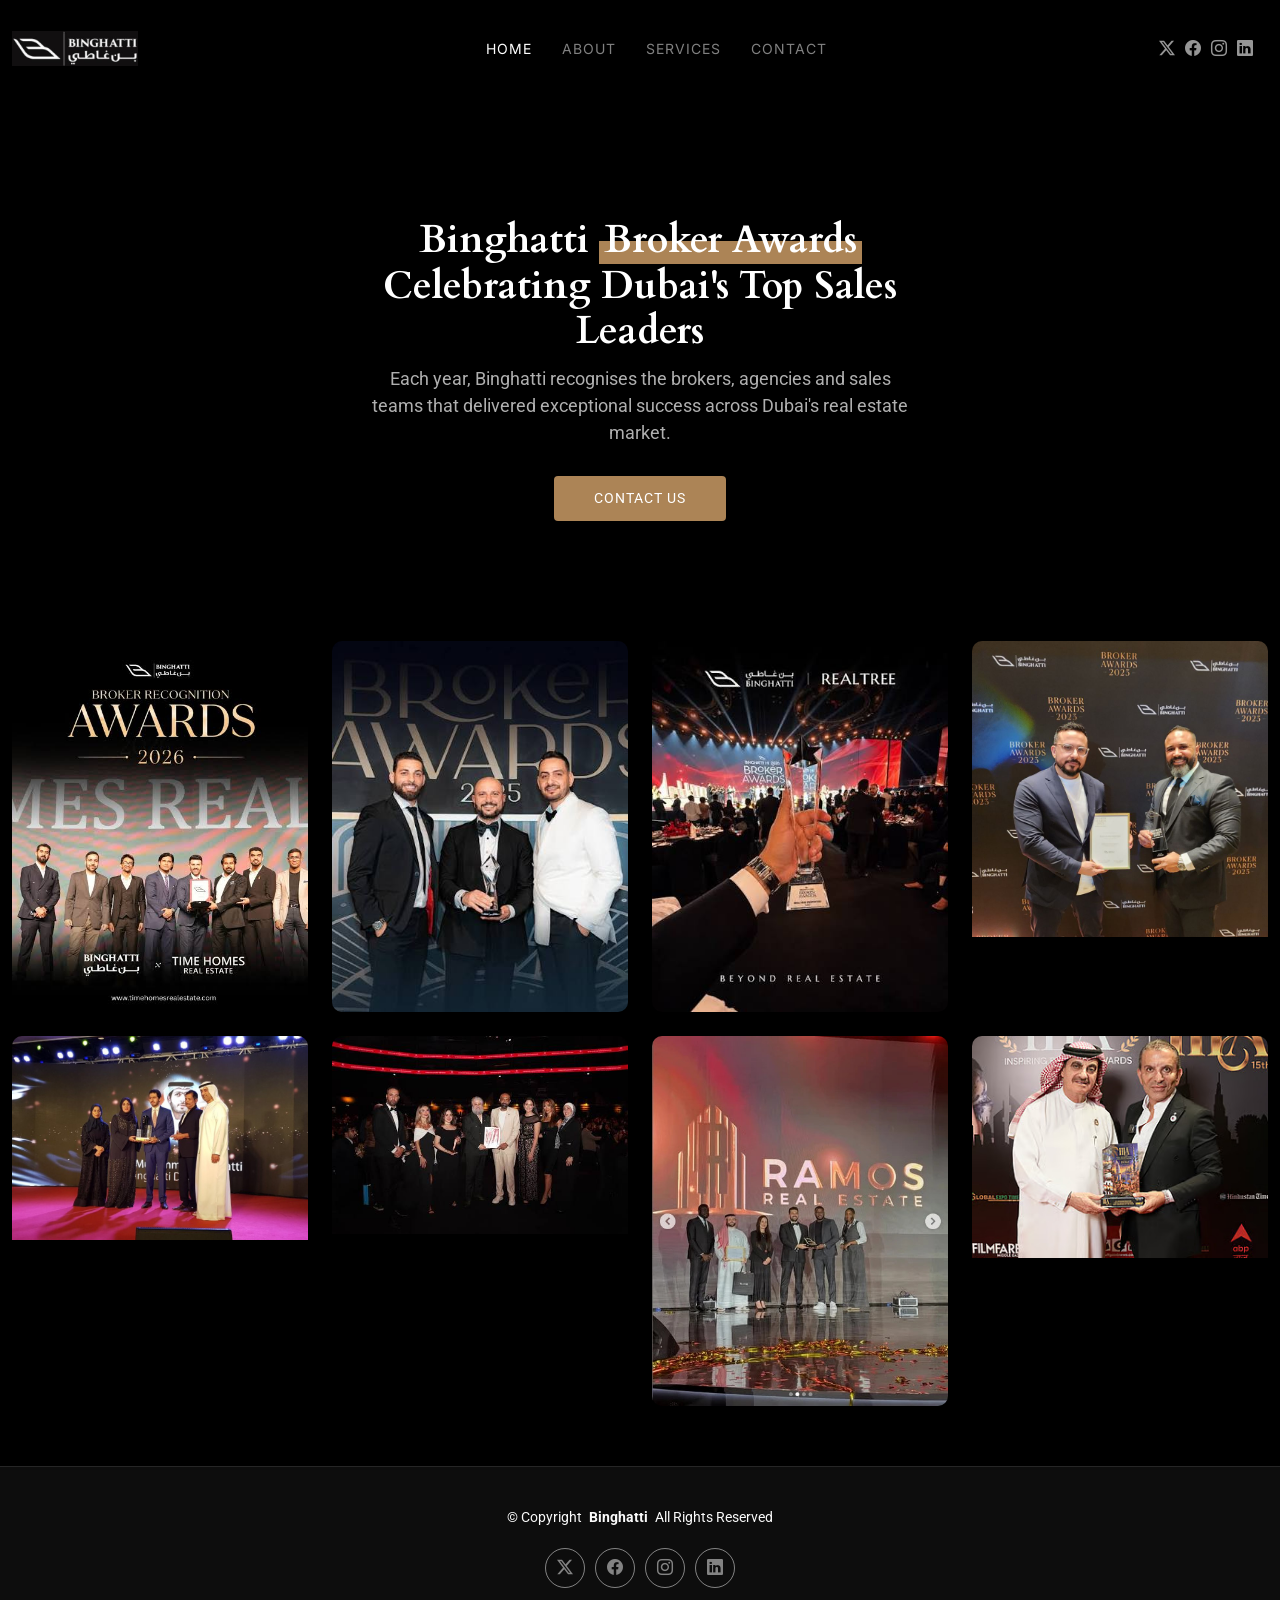
<file: index.html>
<!DOCTYPE html>
<html lang="en">

<head>
  <meta charset="utf-8">
  <meta content="width=device-width, initial-scale=1.0" name="viewport">
  <title>Binghatti Broker Awards</title>
  <meta name="description" content="">
  <meta name="keywords" content="">

  <!-- Favicons -->
  <link href="assets/img/favicon.png" rel="icon">
  <link href="assets/img/apple-touch-icon.png" rel="apple-touch-icon">

  <!-- Fonts -->
  <link href="https://fonts.googleapis.com" rel="preconnect">
  <link href="https://fonts.gstatic.com" rel="preconnect" crossorigin>
  <link href="https://fonts.googleapis.com/css2?family=Roboto:ital,wght@0,100;0,300;0,400;0,500;0,700;0,900;1,100;1,300;1,400;1,500;1,700;1,900&family=Inter:wght@100;200;300;400;500;600;700;800;900&family=Cardo:ital,wght@0,400;0,700;1,400;1,700&display=swap" rel="stylesheet">

  <!-- Vendor CSS Files -->
  <link href="assets/vendor/bootstrap/css/bootstrap.min.css" rel="stylesheet">
  <link href="assets/vendor/bootstrap-icons/bootstrap-icons.css" rel="stylesheet">
  <link href="assets/vendor/aos/aos.css" rel="stylesheet">
  <link href="assets/vendor/glightbox/css/glightbox.min.css" rel="stylesheet">
  <link href="assets/vendor/swiper/swiper-bundle.min.css" rel="stylesheet">

  <!-- Main CSS File -->
  <link href="assets/css/main.css" rel="stylesheet">

  
</head>

<body class="index-page">

  <header id="header" class="header d-flex align-items-center sticky-top">
    <div class="container-fluid position-relative d-flex align-items-center justify-content-between">

      <a href="index.html" class="logo d-flex align-items-center me-auto me-xl-0">
        <!-- Uncomment the line below if you also wish to use an image logo -->
        <img src="assets/img/logo.png" alt="">
        <!-- <i class="bi bi-camera"></i> -->
        <!-- <h1 class="sitename">Binghatti</h1> -->
      </a>

      <nav id="navmenu" class="navmenu">
        <ul>
          <li><a href="index.html" class="active">Home<br></a></li>
          <li><a href="about.html">About</a></li>
          <!-- <li class="dropdown"><a href="gallery.html"><span>Gallery</span> <i class="bi bi-chevron-down toggle-dropdown"></i></a>
            <ul>
              <li><a href="gallery.html">Nature</a></li>
              <li><a href="gallery.html">People</a></li>
              <li><a href="gallery.html">Architecture</a></li>
              <li><a href="gallery.html">Animals</a></li>
              <li><a href="gallery.html">Sports</a></li>
              <li><a href="gallery.html">Travel</a></li>
              <li class="dropdown"><a href="#"><span>Deep Dropdown</span> <i class="bi bi-chevron-down toggle-dropdown"></i></a>
                <ul>
                  <li><a href="#">Deep Dropdown 1</a></li>
                  <li><a href="#">Deep Dropdown 2</a></li>
                  <li><a href="#">Deep Dropdown 3</a></li>
                  <li><a href="#">Deep Dropdown 4</a></li>
                  <li><a href="#">Deep Dropdown 5</a></li>
                </ul>
              </li>
            </ul>
          </li> -->
          <li><a href="services.html">Services</a></li>
          <li><a href="contact.html">Contact</a></li>
        </ul>
        <i class="mobile-nav-toggle d-xl-none bi bi-list"></i>
      </nav>

      <div class="header-social-links">
        <a href="https://x.com/Binghatti" class="twitter"><i class="bi bi-twitter-x"></i></a>
        <a href="https://www.facebook.com/Binghatti/" class="facebook"><i class="bi bi-facebook"></i></a>
        <a href="https://www.instagram.com/binghatti/?hl=en" class="instagram"><i class="bi bi-instagram"></i></a>
        <a href="https://www.linkedin.com/company/binghatti/" class="linkedin"><i class="bi bi-linkedin"></i></a>
      </div>

    </div>
  </header>

  <main class="main">

    <!-- Hero Section -->
    <section id="hero" class="hero section">

      <div class="container">
        <div class="row justify-content-center">
          <div class="col-lg-6 text-center" data-aos="fade-up" data-aos-delay="100">
            <h2><span>Binghatti</span> <span class="underlight">Broker Awards</span><span> Celebrating Dubai's Top Sales Leaders</span></h2>
            <p>Each year, Binghatti recognises the brokers, agencies and sales teams that delivered exceptional success across Dubai's real estate market.</p>
            <a href="contact.html" class="btn-get-started">Contact Us<br></a>
          </div>
        </div>
      </div>

    </section><!-- /Hero Section -->

    <!-- Gallery Section -->
    <section id="gallery" class="gallery section">

      <div class="container-fluid" data-aos="fade-up" data-aos-delay="100">

        <div class="row gy-4 justify-content-center">

          <div class="col-xl-3 col-lg-4 col-md-6">
            <div class="gallery-item h-100">
              <img src="assets/img/gallery/2026/img (2).jpg" class="img-fluid" alt="">
              <div class="gallery-links d-flex align-items-center justify-content-center">
                <a href="assets/img/gallery/2026/img (2).jpg" title="2026 Awards" class="glightbox preview-link"><i class="bi bi-arrows-angle-expand"></i></a>
                <a href="2026.html" class="details-link"><i class="bi bi-link-45deg"></i></a>
              </div>
            </div>
          </div><!-- End Gallery Item -->

          <div class="col-xl-3 col-lg-4 col-md-6">
            <div class="gallery-item h-100">
              <img src="assets/img/gallery/2025/img (1).jpg" class="img-fluid" alt="">
              <div class="gallery-links d-flex align-items-center justify-content-center">
                <a href="assets/img/gallery/2025/img (1).jpg" title="2025 Awards" class="glightbox preview-link"><i class="bi bi-arrows-angle-expand"></i></a>
                <a href="2025.html" class="details-link"><i class="bi bi-link-45deg"></i></a>
              </div>
            </div>
          </div><!-- End Gallery Item -->

          <div class="col-xl-3 col-lg-4 col-md-6">
            <div class="gallery-item h-100">
              <img src="assets/img/gallery/2024/img (4).jpg" class="img-fluid" alt="">
              <div class="gallery-links d-flex align-items-center justify-content-center">
                <a href="assets/img/gallery/2024/img (4).jpg" title="2024 Awards" class="glightbox preview-link"><i class="bi bi-arrows-angle-expand"></i></a>
                <a href="2024.html" class="details-link"><i class="bi bi-link-45deg"></i></a>
              </div>
            </div>
          </div><!-- End Gallery Item -->

          <div class="col-xl-3 col-lg-4 col-md-6">
            <div class="gallery-item h-100">
              <img src="assets/img/gallery/2023/img (1).jpg" class="img-fluid" alt="">
              <div class="gallery-links d-flex align-items-center justify-content-center">
                <a href="assets/img/gallery/2023/img (1).jpg" title="2023 Awards" class="glightbox preview-link"><i class="bi bi-arrows-angle-expand"></i></a>
                <a href="2023.html" class="details-link"><i class="bi bi-link-45deg"></i></a>
              </div>
            </div>
          </div><!-- End Gallery Item -->

          <div class="col-xl-3 col-lg-4 col-md-6">
            <div class="gallery-item h-100">
              <img src="assets/img/gallery/2022/img (1).jpg" class="img-fluid" alt="">
              <div class="gallery-links d-flex align-items-center justify-content-center">
                <a href="assets/img/gallery/2022/img (1).jpg" title="2022 Awards" class="glightbox preview-link"><i class="bi bi-arrows-angle-expand"></i></a>
                <a href="2022.html" class="details-link"><i class="bi bi-link-45deg"></i></a>
              </div>
            </div>
          </div><!-- End Gallery Item -->

          <div class="col-xl-3 col-lg-4 col-md-6">
            <div class="gallery-item h-100">
              <img src="assets/img/gallery/2021/img (3).jpg" class="img-fluid" alt="">
              <div class="gallery-links d-flex align-items-center justify-content-center">
                <a href="assets/img/gallery/2021/img (3).jpg" title="2021 Awards" class="glightbox preview-link"><i class="bi bi-arrows-angle-expand"></i></a>
                <a href="2021.html" class="details-link"><i class="bi bi-link-45deg"></i></a>
              </div>
            </div>
          </div><!-- End Gallery Item -->

          <div class="col-xl-3 col-lg-4 col-md-6">
            <div class="gallery-item h-100">
              <img src="assets/img/gallery/2020/img (1).jpg" class="img-fluid" alt="">
              <div class="gallery-links d-flex align-items-center justify-content-center">
                <a href="assets/img/gallery/2020/img (1).jpg" title="2020 Awards" class="glightbox preview-link"><i class="bi bi-arrows-angle-expand"></i></a>
                <a href="2020.html" class="details-link"><i class="bi bi-link-45deg"></i></a>
              </div>
            </div>
          </div><!-- End Gallery Item -->

          <div class="col-xl-3 col-lg-4 col-md-6">
            <div class="gallery-item h-100">
              <img src="assets/img/gallery/2019/img (2).jpg" class="img-fluid" alt="">
              <div class="gallery-links d-flex align-items-center justify-content-center">
                <a href="assets/img/gallery/2019/img (2).jpg" title="2019 Awards" class="glightbox preview-link"><i class="bi bi-arrows-angle-expand"></i></a>
                <a href="2019.html" class="details-link"><i class="bi bi-link-45deg"></i></a>
              </div>
            </div>
          </div><!-- End Gallery Item -->

        </div>

      </div>

    </section><!-- /Gallery Section -->

  </main>

  <footer id="footer" class="footer">

    <div class="container">
      <div class="copyright text-center ">
        <p>© <span>Copyright</span> <strong class="px-1 sitename">Binghatti</strong> <span>All Rights Reserved</span></p>
      </div>
      <div class="social-links d-flex justify-content-center">
        <a href="https://x.com/Binghatti"><i class="bi bi-twitter-x"></i></a>
        <a href="https://www.facebook.com/Binghatti/"><i class="bi bi-facebook"></i></a>
        <a href="https://www.instagram.com/binghatti/?hl=en"><i class="bi bi-instagram"></i></a>
        <a href="https://www.linkedin.com/company/binghatti/"><i class="bi bi-linkedin"></i></a>
      </div>
      <!-- <div class="credits"> -->
        <!-- All the links in the footer should remain intact. -->
        <!-- You can delete the links only if you've purchased the pro version. -->
        <!-- Licensing information: https://bootstrapmade.com/license/ -->
        <!-- Purchase the pro version with working PHP/AJAX contact form: [buy-url] -->
        <!-- Designed by <a href="https://bootstrapmade.com/">BootstrapMade</a> Distributed by <a href="https://themewagon.com">ThemeWagon</a> -->
      <!-- </div> -->
    </div>

  </footer>

  <!-- Scroll Top -->
  <a href="#" id="scroll-top" class="scroll-top d-flex align-items-center justify-content-center"><i class="bi bi-arrow-up-short"></i></a>

  <!-- Preloader -->
  <div id="preloader">
    <div class="line"></div>
  </div>

  <!-- Vendor JS Files -->
  <script src="assets/vendor/bootstrap/js/bootstrap.bundle.min.js"></script>
  <script src="assets/vendor/php-email-form/validate.js"></script>
  <script src="assets/vendor/aos/aos.js"></script>
  <script src="assets/vendor/glightbox/js/glightbox.min.js"></script>
  <script src="assets/vendor/swiper/swiper-bundle.min.js"></script>

  <!-- Main JS File -->
  <script src="assets/js/main.js"></script>

</body>

</html>
</file>
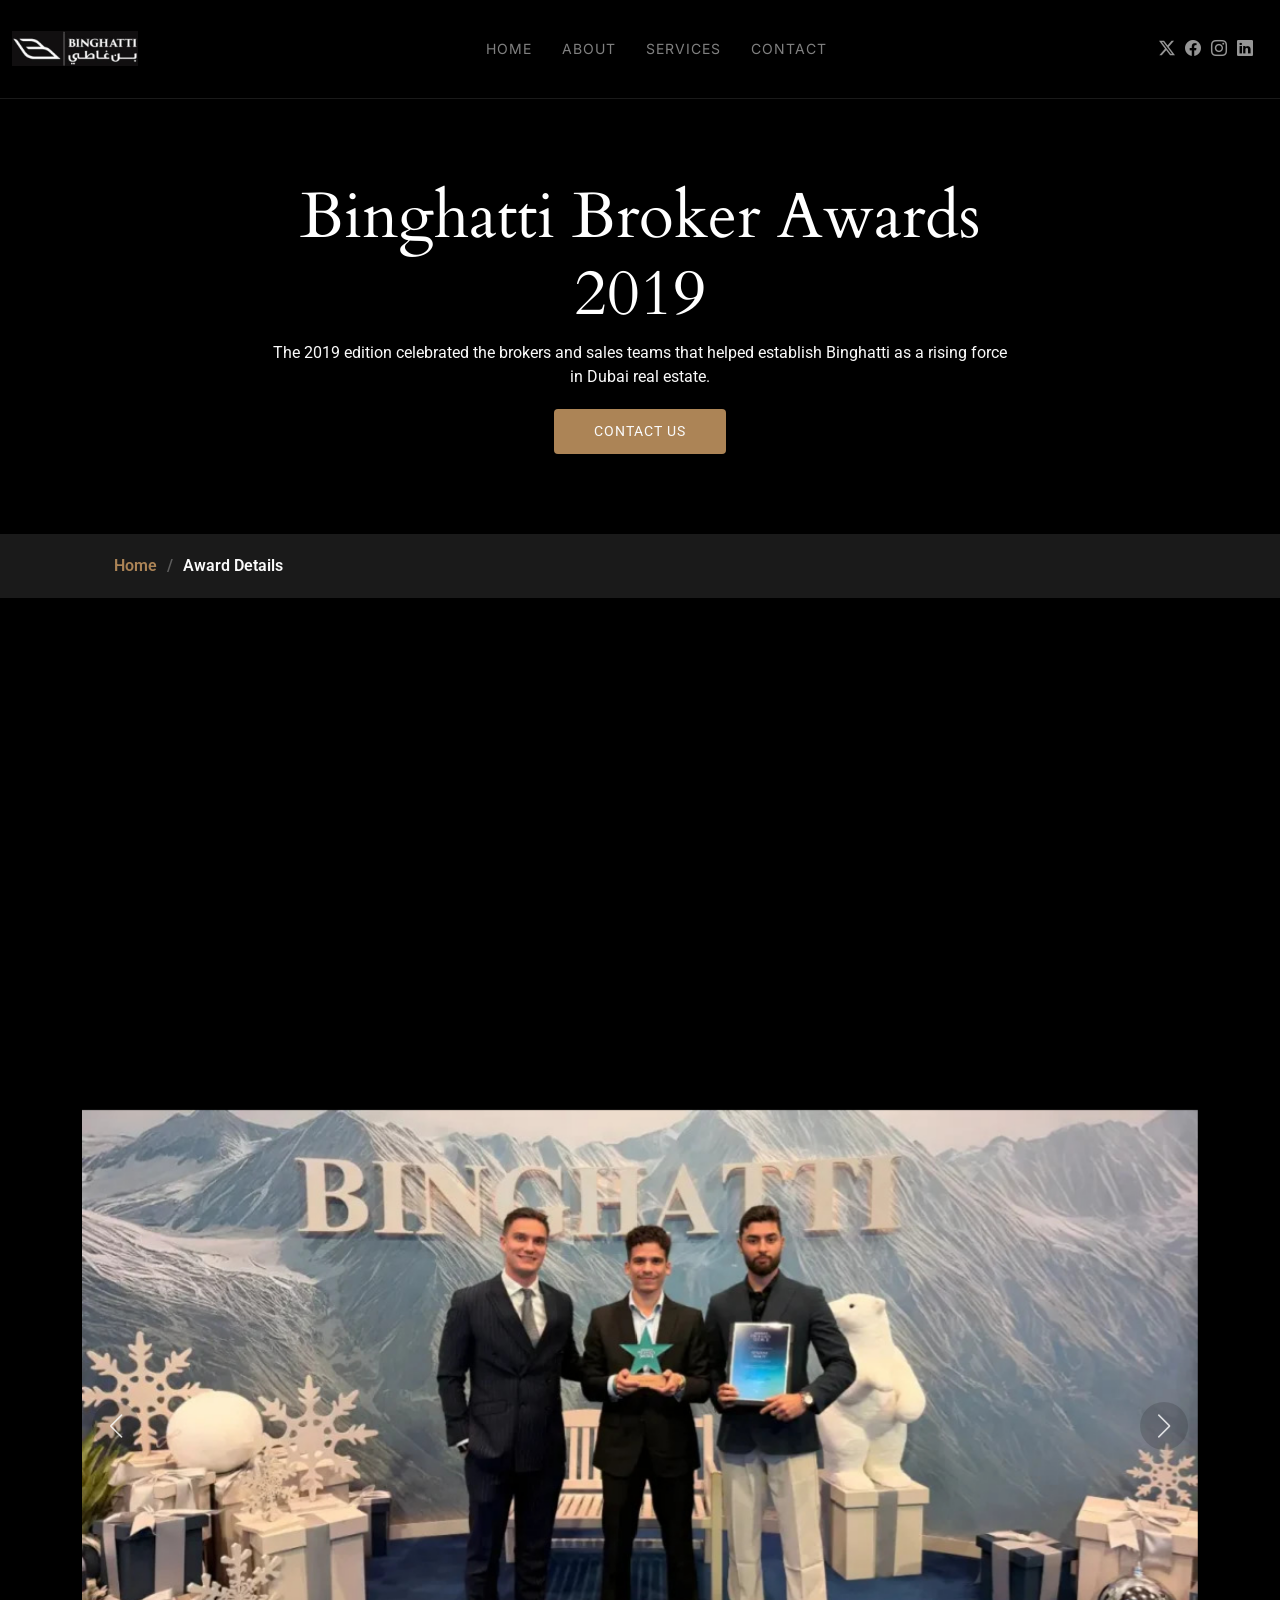
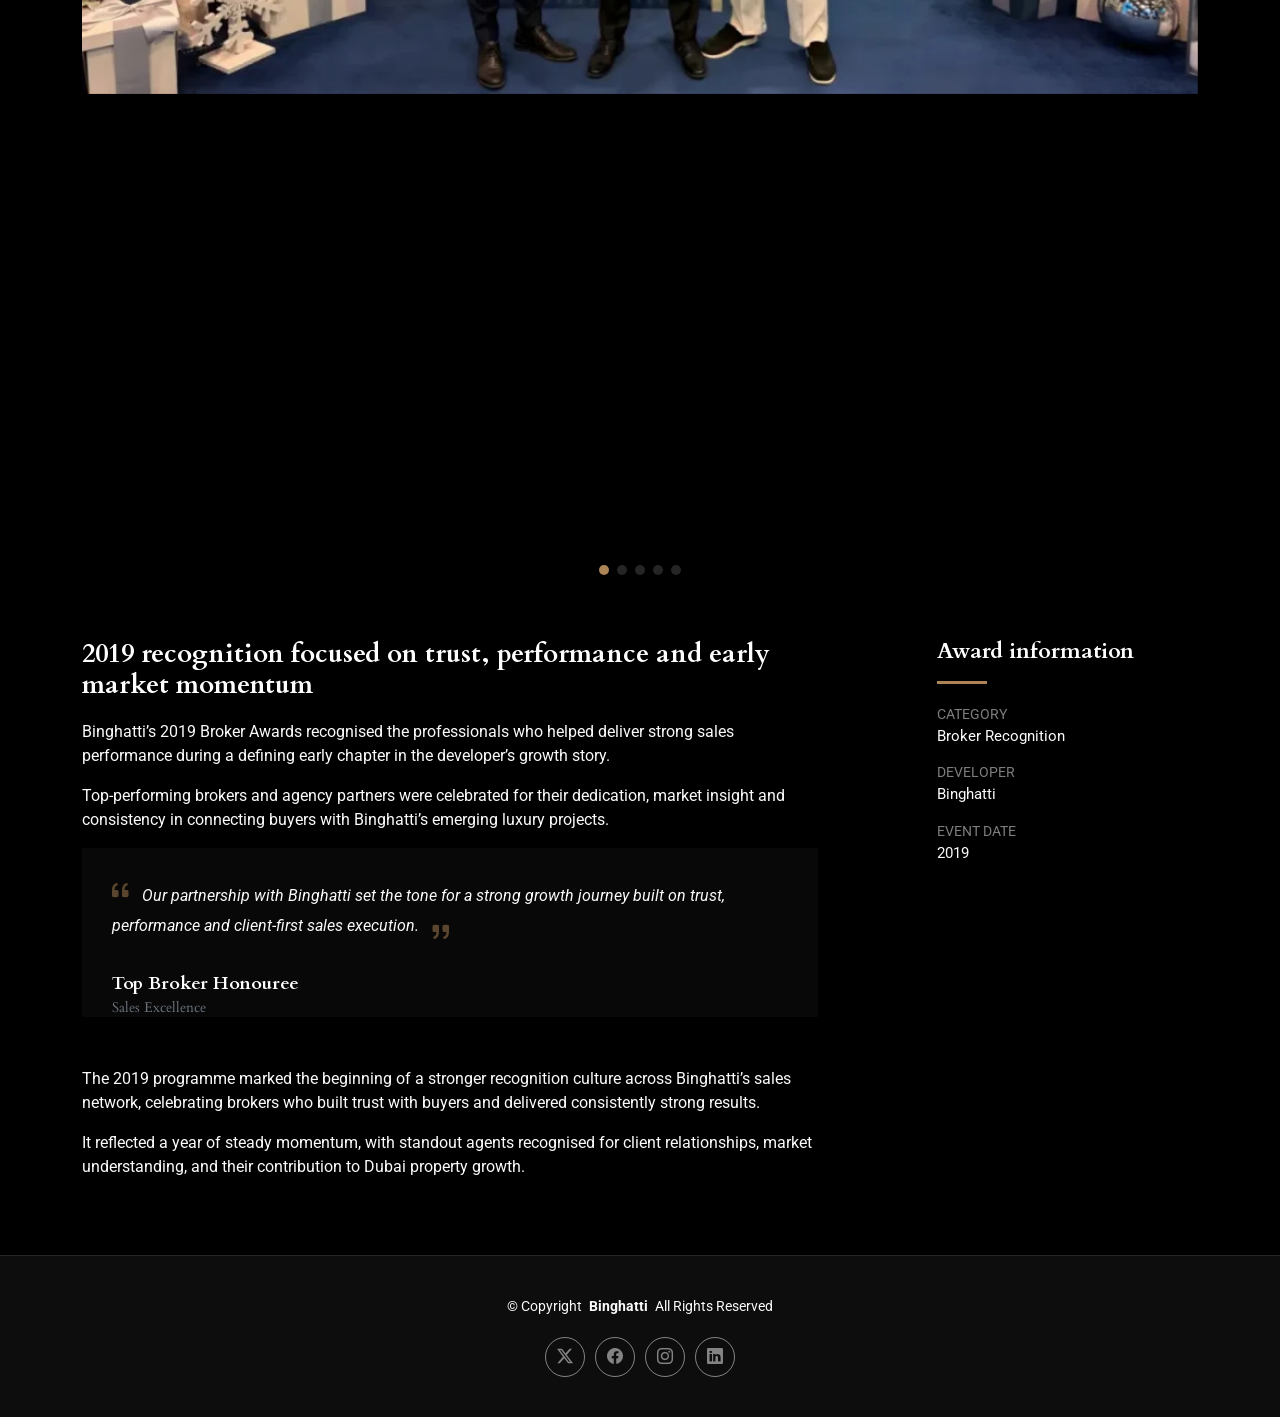
<file: 2019.html>
<!DOCTYPE html>
<html lang="en">

<head>
  <meta charset="utf-8">
  <meta content="width=device-width, initial-scale=1.0" name="viewport">
  <title>Binghatti Broker Awards 2019</title>
  <meta name="description" content="">
  <meta name="keywords" content="">

  <!-- Favicons -->
  <link href="assets/img/favicon.png" rel="icon">
  <link href="assets/img/apple-touch-icon.png" rel="apple-touch-icon">

  <!-- Fonts -->
  <link href="https://fonts.googleapis.com" rel="preconnect">
  <link href="https://fonts.gstatic.com" rel="preconnect" crossorigin>
  <link href="https://fonts.googleapis.com/css2?family=Roboto:ital,wght@0,100;0,300;0,400;0,500;0,700;0,900;1,100;1,300;1,400;1,500;1,700;1,900&family=Inter:wght@100;200;300;400;500;600;700;800;900&family=Cardo:ital,wght@0,400;0,700;1,400;1,700&display=swap" rel="stylesheet">

  <!-- Vendor CSS Files -->
  <link href="assets/vendor/bootstrap/css/bootstrap.min.css" rel="stylesheet">
  <link href="assets/vendor/bootstrap-icons/bootstrap-icons.css" rel="stylesheet">
  <link href="assets/vendor/aos/aos.css" rel="stylesheet">
  <link href="assets/vendor/glightbox/css/glightbox.min.css" rel="stylesheet">
  <link href="assets/vendor/swiper/swiper-bundle.min.css" rel="stylesheet">

  <!-- Main CSS File -->
  <link href="assets/css/main.css" rel="stylesheet">

</head>

<body class="gallery-single-page">

  <header id="header" class="header d-flex align-items-center sticky-top">
    <div class="container-fluid position-relative d-flex align-items-center justify-content-between">

      <a href="index.html" class="logo d-flex align-items-center me-auto me-xl-0">
        <!-- Uncomment the line below if you also wish to use an image logo -->
        <img src="assets/img/logo.png" alt="">
        <!-- <i class="bi bi-camera"></i> -->
        <!-- <h1 class="sitename">Binghatti</h1> -->
      </a>

      <nav id="navmenu" class="navmenu">
        <ul>
          <li><a href="index.html">Home<br></a></li>
          <li><a href="about.html">About</a></li>
          <!-- <li class="dropdown"><a href="gallery.html"><span>Gallery</span> <i class="bi bi-chevron-down toggle-dropdown"></i></a>
            <ul>
              <li><a href="gallery.html">Nature</a></li>
              <li><a href="gallery.html">People</a></li>
              <li><a href="gallery.html">Architecture</a></li>
              <li><a href="gallery.html">Animals</a></li>
              <li><a href="gallery.html">Sports</a></li>
              <li><a href="gallery.html">Travel</a></li>
              <li class="dropdown"><a href="#"><span>Deep Dropdown</span> <i class="bi bi-chevron-down toggle-dropdown"></i></a>
                <ul>
                  <li><a href="#">Deep Dropdown 1</a></li>
                  <li><a href="#">Deep Dropdown 2</a></li>
                  <li><a href="#">Deep Dropdown 3</a></li>
                  <li><a href="#">Deep Dropdown 4</a></li>
                  <li><a href="#">Deep Dropdown 5</a></li>
                </ul>
              </li>
            </ul>
          </li> -->
          <li><a href="services.html">Services</a></li>
          <li><a href="contact.html">Contact</a></li>
        </ul>
        <i class="mobile-nav-toggle d-xl-none bi bi-list"></i>
      </nav>

      <div class="header-social-links">
        <a href="https://x.com/Binghatti" class="twitter"><i class="bi bi-twitter-x"></i></a>
        <a href="https://www.facebook.com/Binghatti/" class="facebook"><i class="bi bi-facebook"></i></a>
        <a href="https://www.instagram.com/binghatti/?hl=en" class="instagram"><i class="bi bi-instagram"></i></a>
        <a href="https://www.linkedin.com/company/binghatti/" class="linkedin"><i class="bi bi-linkedin"></i></a>
      </div>

    </div>
  </header>

  <main class="main">

    <!-- Page Title -->
    <div class="page-title" data-aos="fade">
      <div class="heading">
        <div class="container">
          <div class="row d-flex justify-content-center text-center">
            <div class="col-lg-8">
              <h1>Binghatti Broker Awards 2019</h1>
              <p class="mb-0">The 2019 edition celebrated the brokers and sales teams that helped establish Binghatti as a rising force in Dubai real estate.</p>
              <a href="contact.html" class="cta-btn">Contact Us<br></a>
            </div>
          </div>
        </div>
      </div>
      <nav class="breadcrumbs">
        <div class="container">
          <ol>
            <li><a href="index.html">Home</a></li>
            <li class="current">Award Details</li>
          </ol>
        </div>
      </nav>
    </div><!-- End Page Title -->

    <!-- Gallery Details Section -->
    <section id="gallery-details" class="gallery-details section">

      <div class="container" data-aos="fade-up">

        <div class="portfolio-details-slider swiper init-swiper">
          <script type="application/json" class="swiper-config">
            {
              "loop": true,
              "speed": 600,
              "autoplay": {
                "delay": 5000
              },
              "slidesPerView": "auto",
              "navigation": {
                "nextEl": ".swiper-button-next",
                "prevEl": ".swiper-button-prev"
              },
              "pagination": {
                "el": ".swiper-pagination",
                "type": "bullets",
                "clickable": true
              }
            }
          </script>
          <div class="swiper-wrapper align-items-center">

            <div class="swiper-slide">
              <img src="assets/img/gallery/2019/img (1).jpg" alt="">
            </div>

            <div class="swiper-slide">
              <img src="assets/img/gallery/2019/img (2).jpg" alt="">
            </div>

            <div class="swiper-slide">
              <img src="assets/img/gallery/2019/img (3).jpg" alt="">
            </div>

            <div class="swiper-slide">
              <img src="assets/img/gallery/2019/img (4).jpg" alt="">
            </div>

            <div class="swiper-slide">
              <img src="assets/img/gallery/2019/img (5).jpg" alt="">
            </div>

          </div>
          <div class="swiper-button-prev"></div>
          <div class="swiper-button-next"></div>
          <div class="swiper-pagination"></div>
        </div>

        <div class="row justify-content-between gy-4 mt-4">

          <div class="col-lg-8" data-aos="fade-up">
            <div class="portfolio-description">
              <h2>2019 recognition focused on trust, performance and early market momentum</h2>
              <p>
                Binghatti’s 2019 Broker Awards recognised the professionals who helped deliver strong sales performance during a defining early chapter in the developer’s growth story.
              </p>
              <p>
                Top-performing brokers and agency partners were celebrated for their dedication, market insight and consistency in connecting buyers with Binghatti’s emerging luxury projects.
              </p>

              <div class="testimonial-item">
                <p>
                  <i class="bi bi-quote quote-icon-left"></i>
                  <span>Our partnership with Binghatti set the tone for a strong growth journey built on trust, performance and client-first sales execution.</span>
                  <i class="bi bi-quote quote-icon-right"></i>
                </p>
                <div>
                  <!-- <img src="assets/img/testimonials/testimonials-2.jpg" class="testimonial-img" alt=""> -->
                  <h3>Top Broker Honouree</h3>
                  <h4>Sales Excellence</h4>
                </div>
              </div>

              <p>
                The 2019 programme marked the beginning of a stronger recognition culture across Binghatti’s sales network, celebrating brokers who built trust with buyers and delivered consistently strong results.
              </p>

              <p>
                It reflected a year of steady momentum, with standout agents recognised for client relationships, market understanding, and their contribution to Dubai property growth.
              </p>

            </div>
          </div>

          <div class="col-lg-3" data-aos="fade-up" data-aos-delay="100">
            <div class="portfolio-info">
              <h3>Award information</h3>
              <ul>
                <li><strong>Category</strong> Broker Recognition</li>
                <li><strong>Developer</strong> Binghatti</li>
                <li><strong>Event date</strong> 2019</li>
                <!-- <li><strong>Official site</strong> <a href="https://www.binghatti.com">www.binghatti.com</a></li> -->
                <!-- <li><a href="https://www.binghatti.com" class="btn-visit align-self-start">Visit Website</a></li> -->
              </ul>
            </div>
          </div>

        </div>

      </div>

    </section><!-- /Gallery Details Section -->

  </main>

  <footer id="footer" class="footer">

    <div class="container">
      <div class="copyright text-center ">
        <p>© <span>Copyright</span> <strong class="px-1 sitename">Binghatti</strong> <span>All Rights Reserved</span></p>
      </div>
      <div class="social-links d-flex justify-content-center">
        <a href="https://x.com/Binghatti"><i class="bi bi-twitter-x"></i></a>
        <a href="https://www.facebook.com/Binghatti/"><i class="bi bi-facebook"></i></a>
        <a href="https://www.instagram.com/binghatti/?hl=en"><i class="bi bi-instagram"></i></a>
        <a href="https://www.linkedin.com/company/binghatti/"><i class="bi bi-linkedin"></i></a>
      </div>
      <!-- <div class="credits"> -->
        <!-- All the links in the footer should remain intact. -->
        <!-- You can delete the links only if you've purchased the pro version. -->
        <!-- Licensing information: https://bootstrapmade.com/license/ -->
        <!-- Purchase the pro version with working PHP/AJAX contact form: [buy-url] -->
        <!-- Designed by <a href="https://bootstrapmade.com/">BootstrapMade</a> Distributed by <a href="https://themewagon.com">ThemeWagon</a> -->
      <!-- </div> -->
    </div>

  </footer>

  <!-- Scroll Top -->
  <a href="#" id="scroll-top" class="scroll-top d-flex align-items-center justify-content-center"><i class="bi bi-arrow-up-short"></i></a>

  <!-- Preloader -->
  <div id="preloader">
    <div class="line"></div>
  </div>

  <!-- Vendor JS Files -->
  <script src="assets/vendor/bootstrap/js/bootstrap.bundle.min.js"></script>
  <script src="assets/vendor/php-email-form/validate.js"></script>
  <script src="assets/vendor/aos/aos.js"></script>
  <script src="assets/vendor/glightbox/js/glightbox.min.js"></script>
  <script src="assets/vendor/swiper/swiper-bundle.min.js"></script>

  <!-- Main JS File -->
  <script src="assets/js/main.js"></script>

</body>

</html>
</file>
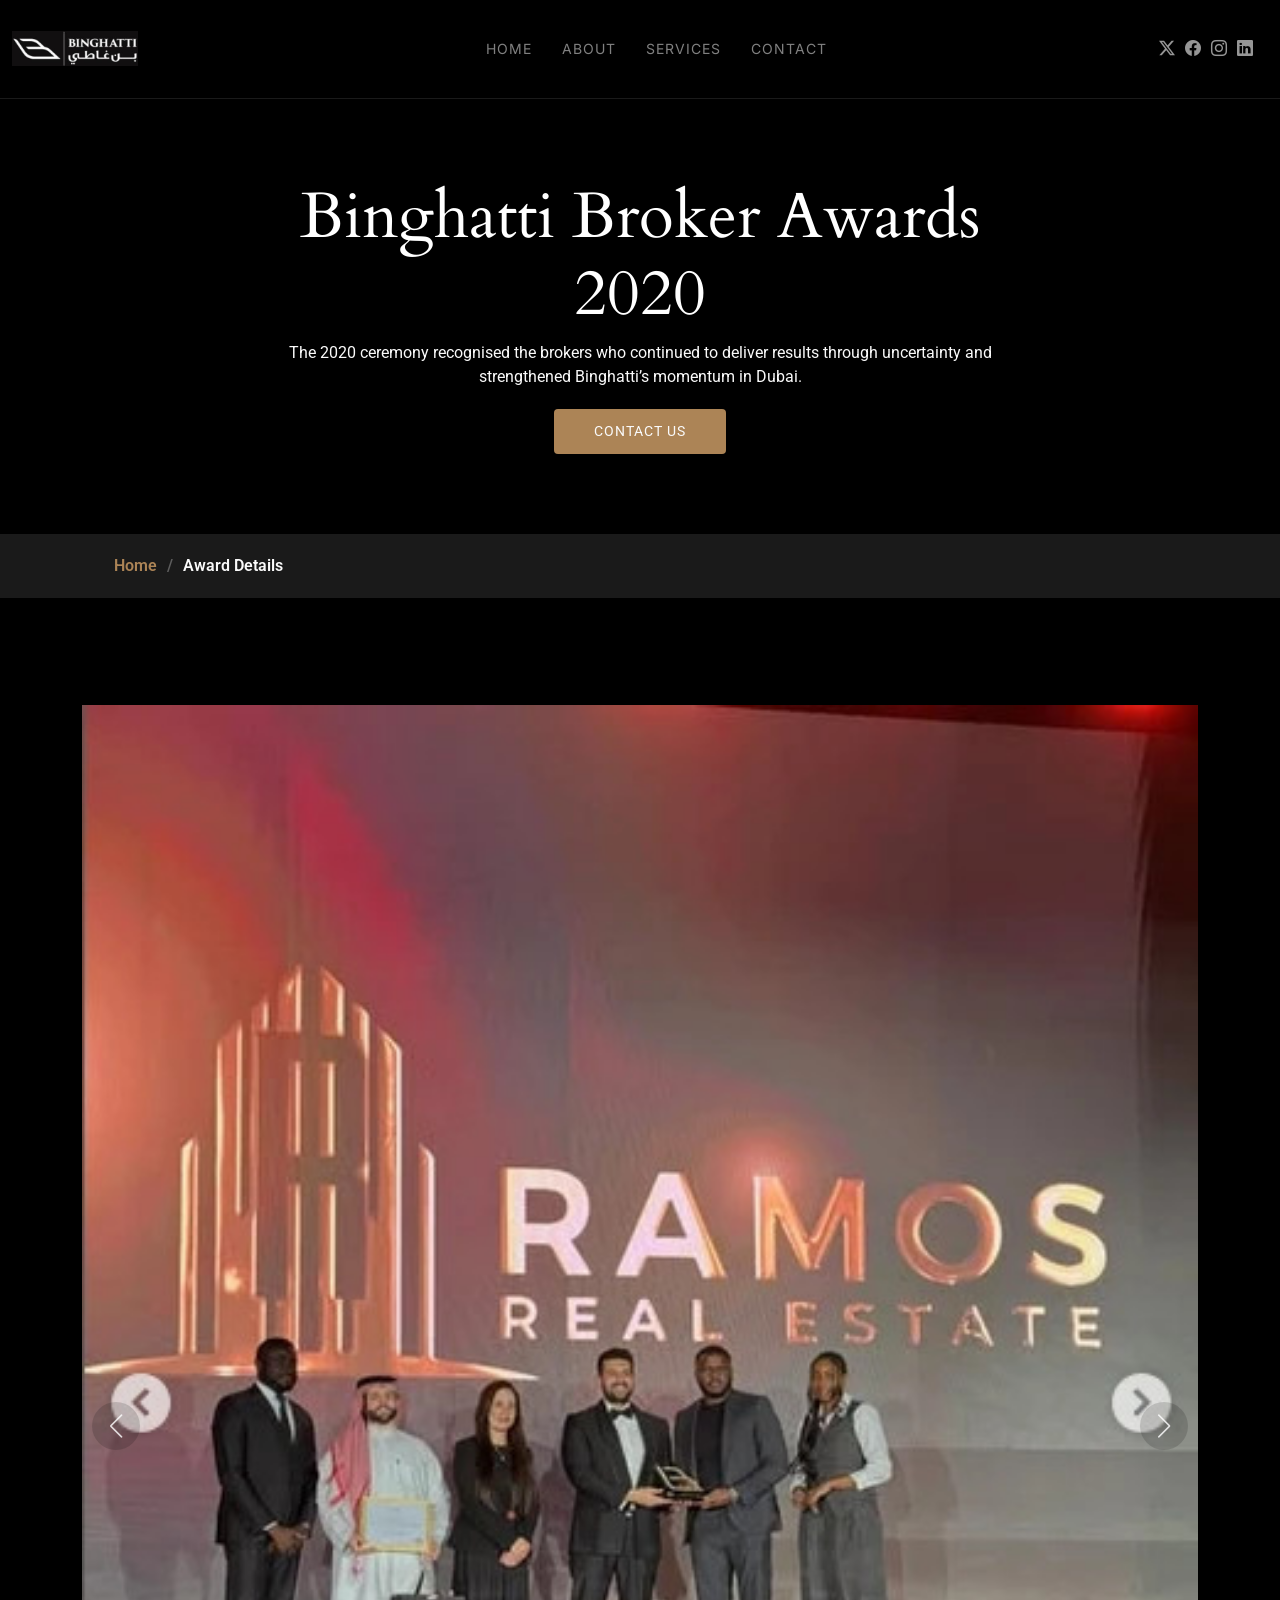
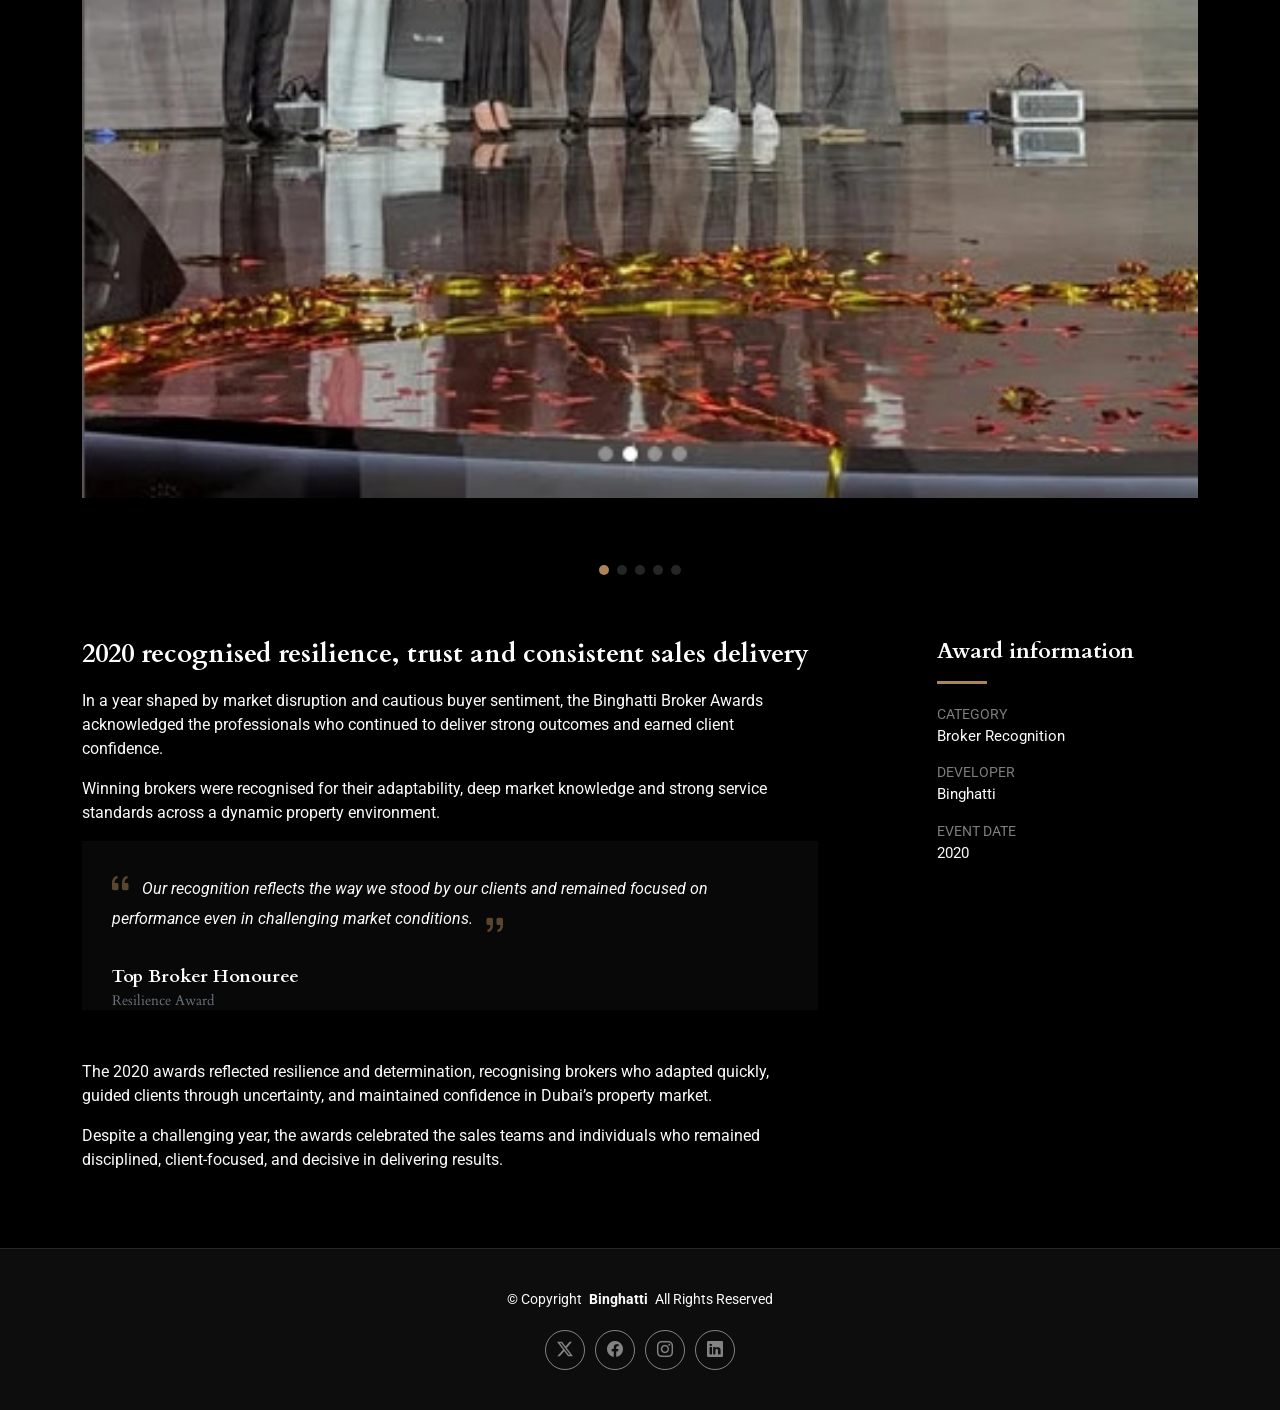
<file: 2020.html>
<!DOCTYPE html>
<html lang="en">

<head>
  <meta charset="utf-8">
  <meta content="width=device-width, initial-scale=1.0" name="viewport">
  <title>Binghatti Broker Awards 2020</title>
  <meta name="description" content="">
  <meta name="keywords" content="">

  <!-- Favicons -->
  <link href="assets/img/favicon.png" rel="icon">
  <link href="assets/img/apple-touch-icon.png" rel="apple-touch-icon">

  <!-- Fonts -->
  <link href="https://fonts.googleapis.com" rel="preconnect">
  <link href="https://fonts.gstatic.com" rel="preconnect" crossorigin>
  <link href="https://fonts.googleapis.com/css2?family=Roboto:ital,wght@0,100;0,300;0,400;0,500;0,700;0,900;1,100;1,300;1,400;1,500;1,700;1,900&family=Inter:wght@100;200;300;400;500;600;700;800;900&family=Cardo:ital,wght@0,400;0,700;1,400;1,700&display=swap" rel="stylesheet">

  <!-- Vendor CSS Files -->
  <link href="assets/vendor/bootstrap/css/bootstrap.min.css" rel="stylesheet">
  <link href="assets/vendor/bootstrap-icons/bootstrap-icons.css" rel="stylesheet">
  <link href="assets/vendor/aos/aos.css" rel="stylesheet">
  <link href="assets/vendor/glightbox/css/glightbox.min.css" rel="stylesheet">
  <link href="assets/vendor/swiper/swiper-bundle.min.css" rel="stylesheet">

  <!-- Main CSS File -->
  <link href="assets/css/main.css" rel="stylesheet">

</head>

<body class="gallery-single-page">

  <header id="header" class="header d-flex align-items-center sticky-top">
    <div class="container-fluid position-relative d-flex align-items-center justify-content-between">

      <a href="index.html" class="logo d-flex align-items-center me-auto me-xl-0">
        <!-- Uncomment the line below if you also wish to use an image logo -->
        <img src="assets/img/logo.png" alt="">
        <!-- <i class="bi bi-camera"></i> -->
        <!-- <h1 class="sitename">Binghatti</h1> -->
      </a>

      <nav id="navmenu" class="navmenu">
        <ul>
          <li><a href="index.html">Home<br></a></li>
          <li><a href="about.html">About</a></li>
          <!-- <li class="dropdown"><a href="gallery.html"><span>Gallery</span> <i class="bi bi-chevron-down toggle-dropdown"></i></a>
            <ul>
              <li><a href="gallery.html">Nature</a></li>
              <li><a href="gallery.html">People</a></li>
              <li><a href="gallery.html">Architecture</a></li>
              <li><a href="gallery.html">Animals</a></li>
              <li><a href="gallery.html">Sports</a></li>
              <li><a href="gallery.html">Travel</a></li>
              <li class="dropdown"><a href="#"><span>Deep Dropdown</span> <i class="bi bi-chevron-down toggle-dropdown"></i></a>
                <ul>
                  <li><a href="#">Deep Dropdown 1</a></li>
                  <li><a href="#">Deep Dropdown 2</a></li>
                  <li><a href="#">Deep Dropdown 3</a></li>
                  <li><a href="#">Deep Dropdown 4</a></li>
                  <li><a href="#">Deep Dropdown 5</a></li>
                </ul>
              </li>
            </ul>
          </li> -->
          <li><a href="services.html">Services</a></li>
          <li><a href="contact.html">Contact</a></li>
        </ul>
        <i class="mobile-nav-toggle d-xl-none bi bi-list"></i>
      </nav>

      <div class="header-social-links">
        <a href="https://x.com/Binghatti" class="twitter"><i class="bi bi-twitter-x"></i></a>
        <a href="https://www.facebook.com/Binghatti/" class="facebook"><i class="bi bi-facebook"></i></a>
        <a href="https://www.instagram.com/binghatti/?hl=en" class="instagram"><i class="bi bi-instagram"></i></a>
        <a href="https://www.linkedin.com/company/binghatti/" class="linkedin"><i class="bi bi-linkedin"></i></a>
      </div>

    </div>
  </header>

  <main class="main">

    <!-- Page Title -->
    <div class="page-title" data-aos="fade">
      <div class="heading">
        <div class="container">
          <div class="row d-flex justify-content-center text-center">
            <div class="col-lg-8">
              <h1>Binghatti Broker Awards 2020</h1>
              <p class="mb-0">The 2020 ceremony recognised the brokers who continued to deliver results through uncertainty and strengthened Binghatti’s momentum in Dubai.</p>
              <a href="contact.html" class="cta-btn">Contact Us<br></a>
            </div>
          </div>
        </div>
      </div>
      <nav class="breadcrumbs">
        <div class="container">
          <ol>
            <li><a href="index.html">Home</a></li>
            <li class="current">Award Details</li>
          </ol>
        </div>
      </nav>
    </div><!-- End Page Title -->

    <!-- Gallery Details Section -->
    <section id="gallery-details" class="gallery-details section">

      <div class="container" data-aos="fade-up">

        <div class="portfolio-details-slider swiper init-swiper">
          <script type="application/json" class="swiper-config">
            {
              "loop": true,
              "speed": 600,
              "autoplay": {
                "delay": 5000
              },
              "slidesPerView": "auto",
              "navigation": {
                "nextEl": ".swiper-button-next",
                "prevEl": ".swiper-button-prev"
              },
              "pagination": {
                "el": ".swiper-pagination",
                "type": "bullets",
                "clickable": true
              }
            }
          </script>
          <div class="swiper-wrapper align-items-center">

            <div class="swiper-slide">
              <img src="assets/img/gallery/2020/img (1).jpg" alt="">
            </div>

            <div class="swiper-slide">
              <img src="assets/img/gallery/2020/img (2).jpg" alt="">
            </div>

            <div class="swiper-slide">
              <img src="assets/img/gallery/2020/img (3).jpg" alt="">
            </div>

            <div class="swiper-slide">
              <img src="assets/img/gallery/2020/img (4).jpg" alt="">
            </div>

            <div class="swiper-slide">
              <img src="assets/img/gallery/2020/img (5).jpeg" alt="">
            </div>


          </div>
          <div class="swiper-button-prev"></div>
          <div class="swiper-button-next"></div>
          <div class="swiper-pagination"></div>
        </div>

        <div class="row justify-content-between gy-4 mt-4">

          <div class="col-lg-8" data-aos="fade-up">
            <div class="portfolio-description">
              <h2>2020 recognised resilience, trust and consistent sales delivery</h2>
              <p>
                In a year shaped by market disruption and cautious buyer sentiment, the Binghatti Broker Awards acknowledged the professionals who continued to deliver strong outcomes and earned client confidence.
              </p>
              <p>
                Winning brokers were recognised for their adaptability, deep market knowledge and strong service standards across a dynamic property environment.
              </p>

              <div class="testimonial-item">
                <p>
                  <i class="bi bi-quote quote-icon-left"></i>
                  <span>Our recognition reflects the way we stood by our clients and remained focused on performance even in challenging market conditions.</span>
                  <i class="bi bi-quote quote-icon-right"></i>
                </p>
                <div>
                  <!-- <img src="assets/img/testimonials/testimonials-2.jpg" class="testimonial-img" alt=""> -->
                  <h3>Top Broker Honouree</h3>
                  <h4>Resilience Award</h4>
                </div>
              </div>

              <p>
                The 2020 awards reflected resilience and determination, recognising brokers who adapted quickly, guided clients through uncertainty, and maintained confidence in Dubai’s property market.
              </p>

              <p>
                Despite a challenging year, the awards celebrated the sales teams and individuals who remained disciplined, client-focused, and decisive in delivering results.
              </p>

            </div>
          </div>

          <div class="col-lg-3" data-aos="fade-up" data-aos-delay="100">
            <div class="portfolio-info">
              <h3>Award information</h3>
              <ul>
                <li><strong>Category</strong> Broker Recognition</li>
                <li><strong>Developer</strong> Binghatti</li>
                <li><strong>Event date</strong> 2020</li>
                <!-- <li><strong>Official site</strong> <a href="https://www.binghatti.com">www.binghatti.com</a></li> -->
                <!-- <li><a href="https://www.binghatti.com" class="btn-visit align-self-start">Visit Website</a></li> -->
              </ul>
            </div>
          </div>

        </div>

      </div>

    </section><!-- /Gallery Details Section -->

  </main>

  <footer id="footer" class="footer">

    <div class="container">
      <div class="copyright text-center ">
        <p>© <span>Copyright</span> <strong class="px-1 sitename">Binghatti</strong> <span>All Rights Reserved</span></p>
      </div>
      <div class="social-links d-flex justify-content-center">
        <a href="https://x.com/Binghatti"><i class="bi bi-twitter-x"></i></a>
        <a href="https://www.facebook.com/Binghatti/"><i class="bi bi-facebook"></i></a>
        <a href="https://www.instagram.com/binghatti/?hl=en"><i class="bi bi-instagram"></i></a>
        <a href="https://www.linkedin.com/company/binghatti/"><i class="bi bi-linkedin"></i></a>
      </div>
      <!-- <div class="credits"> -->
        <!-- All the links in the footer should remain intact. -->
        <!-- You can delete the links only if you've purchased the pro version. -->
        <!-- Licensing information: https://bootstrapmade.com/license/ -->
        <!-- Purchase the pro version with working PHP/AJAX contact form: [buy-url] -->
        <!-- Designed by <a href="https://bootstrapmade.com/">BootstrapMade</a> Distributed by <a href="https://themewagon.com">ThemeWagon</a> -->
      <!-- </div> -->
    </div>

  </footer>

  <!-- Scroll Top -->
  <a href="#" id="scroll-top" class="scroll-top d-flex align-items-center justify-content-center"><i class="bi bi-arrow-up-short"></i></a>

  <!-- Preloader -->
  <div id="preloader">
    <div class="line"></div>
  </div>

  <!-- Vendor JS Files -->
  <script src="assets/vendor/bootstrap/js/bootstrap.bundle.min.js"></script>
  <script src="assets/vendor/php-email-form/validate.js"></script>
  <script src="assets/vendor/aos/aos.js"></script>
  <script src="assets/vendor/glightbox/js/glightbox.min.js"></script>
  <script src="assets/vendor/swiper/swiper-bundle.min.js"></script>

  <!-- Main JS File -->
  <script src="assets/js/main.js"></script>

</body>

</html>
</file>
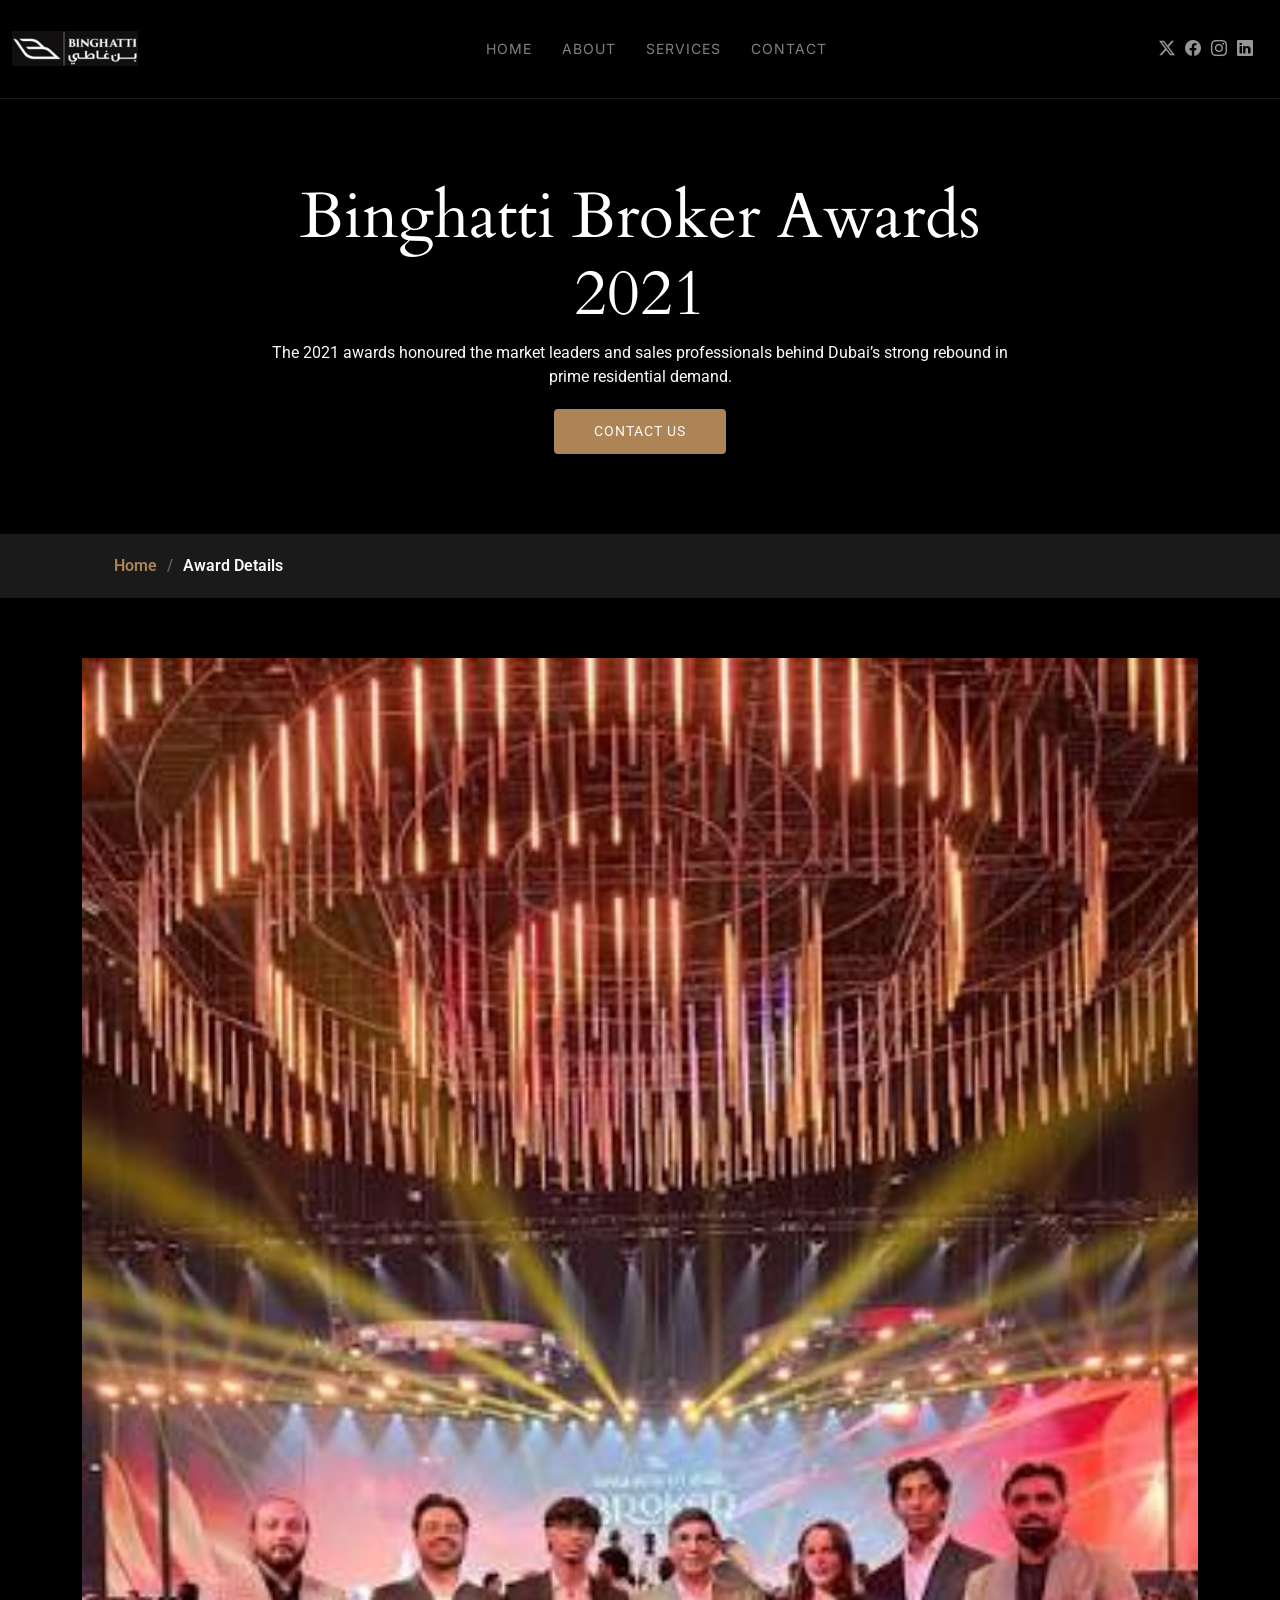
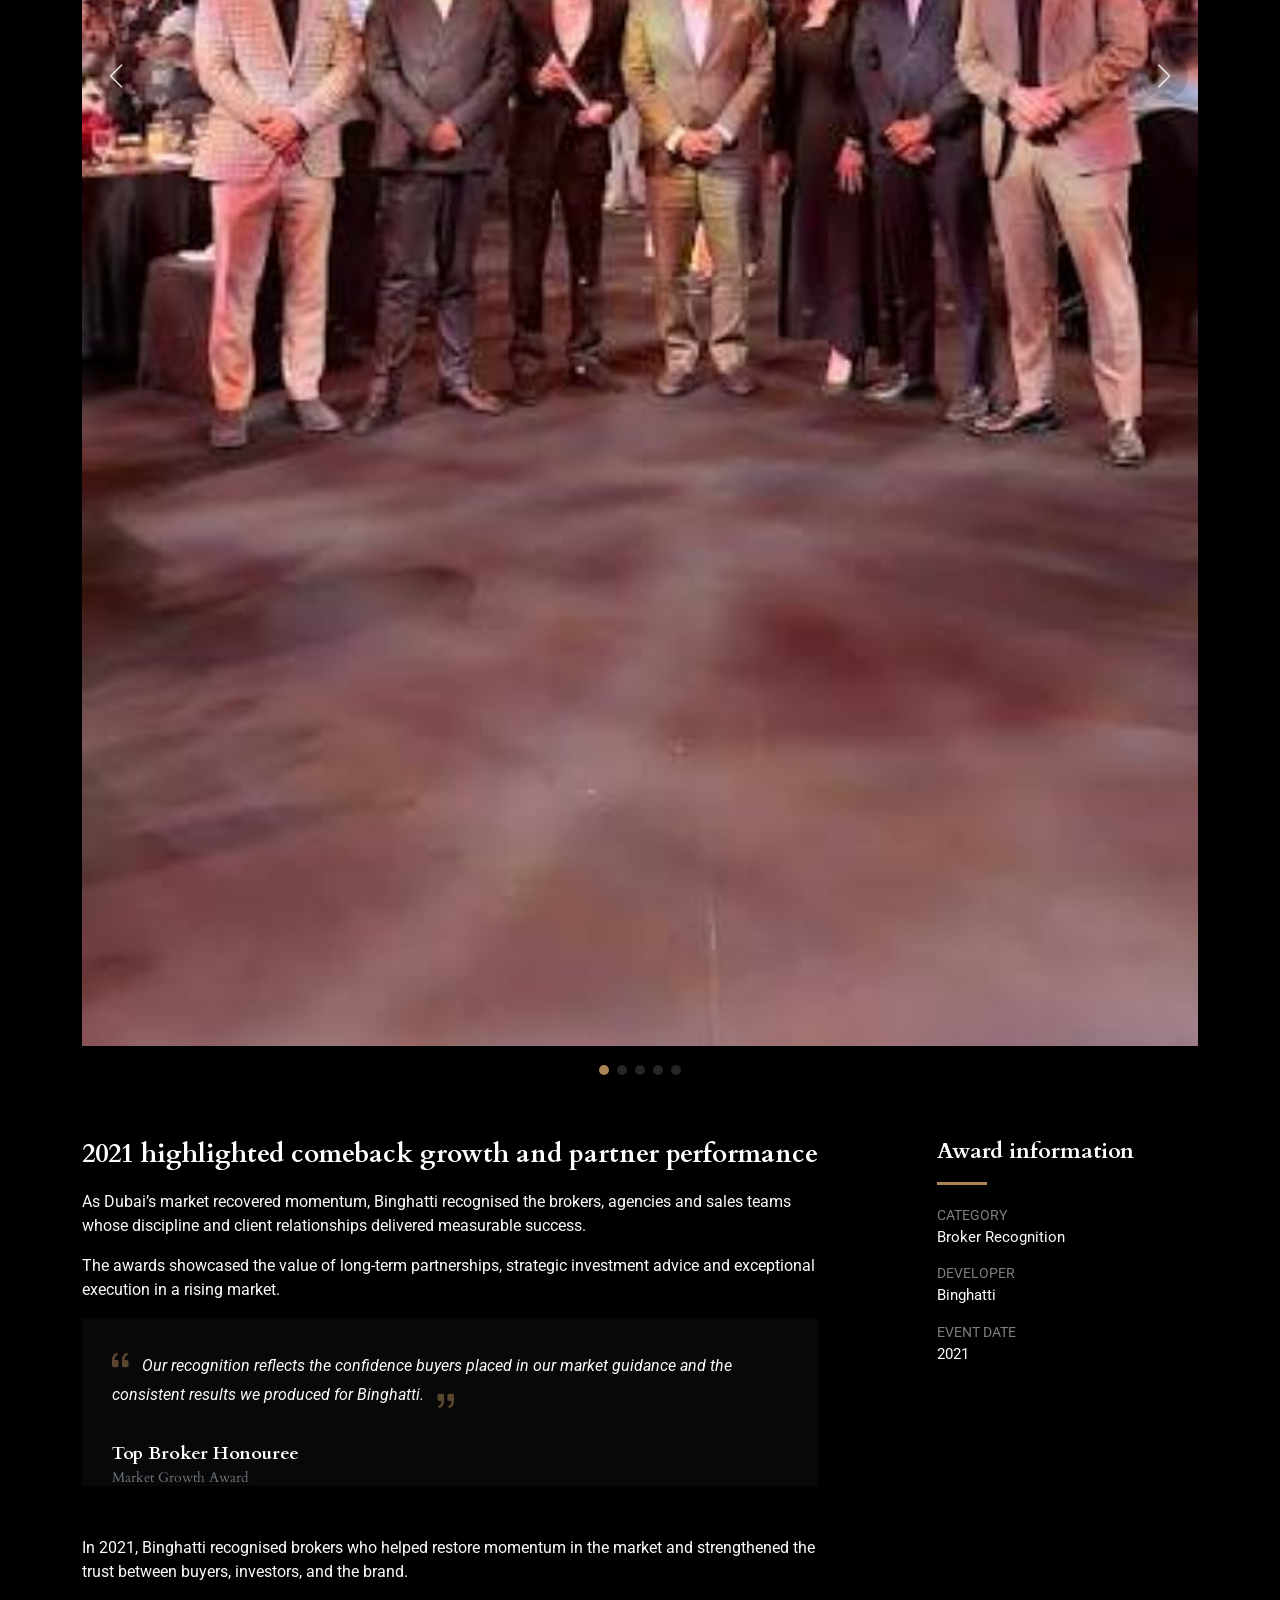
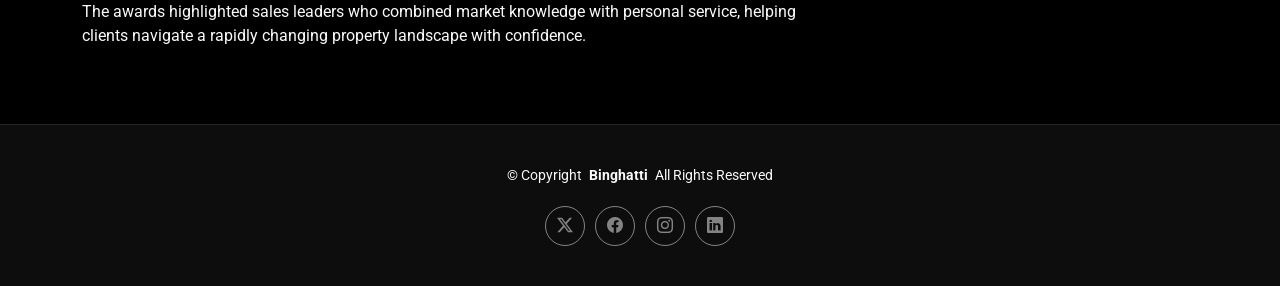
<file: 2021.html>
<!DOCTYPE html>
<html lang="en">

<head>
  <meta charset="utf-8">
  <meta content="width=device-width, initial-scale=1.0" name="viewport">
  <title>Binghatti Broker Awards 2021</title>
  <meta name="description" content="">
  <meta name="keywords" content="">

  <!-- Favicons -->
  <link href="assets/img/favicon.png" rel="icon">
  <link href="assets/img/apple-touch-icon.png" rel="apple-touch-icon">

  <!-- Fonts -->
  <link href="https://fonts.googleapis.com" rel="preconnect">
  <link href="https://fonts.gstatic.com" rel="preconnect" crossorigin>
  <link href="https://fonts.googleapis.com/css2?family=Roboto:ital,wght@0,100;0,300;0,400;0,500;0,700;0,900;1,100;1,300;1,400;1,500;1,700;1,900&family=Inter:wght@100;200;300;400;500;600;700;800;900&family=Cardo:ital,wght@0,400;0,700;1,400;1,700&display=swap" rel="stylesheet">

  <!-- Vendor CSS Files -->
  <link href="assets/vendor/bootstrap/css/bootstrap.min.css" rel="stylesheet">
  <link href="assets/vendor/bootstrap-icons/bootstrap-icons.css" rel="stylesheet">
  <link href="assets/vendor/aos/aos.css" rel="stylesheet">
  <link href="assets/vendor/glightbox/css/glightbox.min.css" rel="stylesheet">
  <link href="assets/vendor/swiper/swiper-bundle.min.css" rel="stylesheet">

  <!-- Main CSS File -->
  <link href="assets/css/main.css" rel="stylesheet">

</head>

<body class="gallery-single-page">

  <header id="header" class="header d-flex align-items-center sticky-top">
    <div class="container-fluid position-relative d-flex align-items-center justify-content-between">

      <a href="index.html" class="logo d-flex align-items-center me-auto me-xl-0">
        <!-- Uncomment the line below if you also wish to use an image logo -->
        <img src="assets/img/logo.png" alt="">
        <!-- <i class="bi bi-camera"></i> -->
        <!-- <h1 class="sitename">Binghatti</h1> -->
      </a>

      <nav id="navmenu" class="navmenu">
        <ul>
          <li><a href="index.html">Home<br></a></li>
          <li><a href="about.html">About</a></li>
          <!-- <li class="dropdown"><a href="gallery.html"><span>Gallery</span> <i class="bi bi-chevron-down toggle-dropdown"></i></a>
            <ul>
              <li><a href="gallery.html">Nature</a></li>
              <li><a href="gallery.html">People</a></li>
              <li><a href="gallery.html">Architecture</a></li>
              <li><a href="gallery.html">Animals</a></li>
              <li><a href="gallery.html">Sports</a></li>
              <li><a href="gallery.html">Travel</a></li>
              <li class="dropdown"><a href="#"><span>Deep Dropdown</span> <i class="bi bi-chevron-down toggle-dropdown"></i></a>
                <ul>
                  <li><a href="#">Deep Dropdown 1</a></li>
                  <li><a href="#">Deep Dropdown 2</a></li>
                  <li><a href="#">Deep Dropdown 3</a></li>
                  <li><a href="#">Deep Dropdown 4</a></li>
                  <li><a href="#">Deep Dropdown 5</a></li>
                </ul>
              </li>
            </ul>
          </li> -->
          <li><a href="services.html">Services</a></li>
          <li><a href="contact.html">Contact</a></li>
        </ul>
        <i class="mobile-nav-toggle d-xl-none bi bi-list"></i>
      </nav>

      <div class="header-social-links">
        <a href="https://x.com/Binghatti" class="twitter"><i class="bi bi-twitter-x"></i></a>
        <a href="https://www.facebook.com/Binghatti/" class="facebook"><i class="bi bi-facebook"></i></a>
        <a href="https://www.instagram.com/binghatti/?hl=en" class="instagram"><i class="bi bi-instagram"></i></a>
        <a href="https://www.linkedin.com/company/binghatti/" class="linkedin"><i class="bi bi-linkedin"></i></a>
      </div>

    </div>
  </header>

  <main class="main">

    <!-- Page Title -->
    <div class="page-title" data-aos="fade">
      <div class="heading">
        <div class="container">
          <div class="row d-flex justify-content-center text-center">
            <div class="col-lg-8">
              <h1>Binghatti Broker Awards 2021</h1>
              <p class="mb-0">The 2021 awards honoured the market leaders and sales professionals behind Dubai’s strong rebound in prime residential demand.</p>
              <a href="contact.html" class="cta-btn">Contact Us<br></a>
            </div>
          </div>
        </div>
      </div>
      <nav class="breadcrumbs">
        <div class="container">
          <ol>
            <li><a href="index.html">Home</a></li>
            <li class="current">Award Details</li>
          </ol>
        </div>
      </nav>
    </div><!-- End Page Title -->

    <!-- Gallery Details Section -->
    <section id="gallery-details" class="gallery-details section">

      <div class="container" data-aos="fade-up">

        <div class="portfolio-details-slider swiper init-swiper">
          <script type="application/json" class="swiper-config">
            {
              "loop": true,
              "speed": 600,
              "autoplay": {
                "delay": 5000
              },
              "slidesPerView": "auto",
              "navigation": {
                "nextEl": ".swiper-button-next",
                "prevEl": ".swiper-button-prev"
              },
              "pagination": {
                "el": ".swiper-pagination",
                "type": "bullets",
                "clickable": true
              }
            }
          </script>
          <div class="swiper-wrapper align-items-center">

            <div class="swiper-slide">
              <img src="assets/img/gallery/2021/img (1).jpg" alt="">
            </div>

            <div class="swiper-slide">
              <img src="assets/img/gallery/2021/img (2).jpg" alt="">
            </div>

            <div class="swiper-slide">
              <img src="assets/img/gallery/2021/img (3).jpg" alt="">
            </div>

            <div class="swiper-slide">
              <img src="assets/img/gallery/2021/img (4).jpg" alt="">
            </div>

            <div class="swiper-slide">
              <img src="assets/img/gallery/2021/img (5).jpg" alt="">
            </div>

          </div>
          <div class="swiper-button-prev"></div>
          <div class="swiper-button-next"></div>
          <div class="swiper-pagination"></div>
        </div>

        <div class="row justify-content-between gy-4 mt-4">

          <div class="col-lg-8" data-aos="fade-up">
            <div class="portfolio-description">
              <h2>2021 highlighted comeback growth and partner performance</h2>
              <p>
                As Dubai’s market recovered momentum, Binghatti recognised the brokers, agencies and sales teams whose discipline and client relationships delivered measurable success.
              </p>
              <p>
                The awards showcased the value of long-term partnerships, strategic investment advice and exceptional execution in a rising market.
              </p>

              <div class="testimonial-item">
                <p>
                  <i class="bi bi-quote quote-icon-left"></i>
                  <span>Our recognition reflects the confidence buyers placed in our market guidance and the consistent results we produced for Binghatti.</span>
                  <i class="bi bi-quote quote-icon-right"></i>
                </p>
                <div>
                  <!-- <img src="assets/img/testimonials/testimonials-2.jpg" class="testimonial-img" alt=""> -->
                  <h3>Top Broker Honouree</h3>
                  <h4>Market Growth Award</h4>
                </div>
              </div>

              <p>
                In 2021, Binghatti recognised brokers who helped restore momentum in the market and strengthened the trust between buyers, investors, and the brand.
              </p>

              <p>
                The awards highlighted sales leaders who combined market knowledge with personal service, helping clients navigate a rapidly changing property landscape with confidence.
              </p>

            </div>
          </div>

          <div class="col-lg-3" data-aos="fade-up" data-aos-delay="100">
            <div class="portfolio-info">
              <h3>Award information</h3>
              <ul>
                <li><strong>Category</strong> Broker Recognition</li>
                <li><strong>Developer</strong> Binghatti</li>
                <li><strong>Event date</strong> 2021</li>
                <!-- <li><strong>Official site</strong> <a href="https://www.binghatti.com">www.binghatti.com</a></li> -->
                <!-- <li><a href="https://www.binghatti.com" class="btn-visit align-self-start">Visit Website</a></li> -->
              </ul>
            </div>
          </div>

        </div>

      </div>

    </section><!-- /Gallery Details Section -->

  </main>

  <footer id="footer" class="footer">

    <div class="container">
      <div class="copyright text-center ">
        <p>© <span>Copyright</span> <strong class="px-1 sitename">Binghatti</strong> <span>All Rights Reserved</span></p>
      </div>
      <div class="social-links d-flex justify-content-center">
        <a href="https://x.com/Binghatti"><i class="bi bi-twitter-x"></i></a>
        <a href="https://www.facebook.com/Binghatti/"><i class="bi bi-facebook"></i></a>
        <a href="https://www.instagram.com/binghatti/?hl=en"><i class="bi bi-instagram"></i></a>
        <a href="https://www.linkedin.com/company/binghatti/"><i class="bi bi-linkedin"></i></a>
      </div>
      <!-- <div class="credits"> -->
        <!-- All the links in the footer should remain intact. -->
        <!-- You can delete the links only if you've purchased the pro version. -->
        <!-- Licensing information: https://bootstrapmade.com/license/ -->
        <!-- Purchase the pro version with working PHP/AJAX contact form: [buy-url] -->
        <!-- Designed by <a href="https://bootstrapmade.com/">BootstrapMade</a> Distributed by <a href="https://themewagon.com">ThemeWagon</a> -->
      <!-- </div> -->
    </div>

  </footer>

  <!-- Scroll Top -->
  <a href="#" id="scroll-top" class="scroll-top d-flex align-items-center justify-content-center"><i class="bi bi-arrow-up-short"></i></a>

  <!-- Preloader -->
  <div id="preloader">
    <div class="line"></div>
  </div>

  <!-- Vendor JS Files -->
  <script src="assets/vendor/bootstrap/js/bootstrap.bundle.min.js"></script>
  <script src="assets/vendor/php-email-form/validate.js"></script>
  <script src="assets/vendor/aos/aos.js"></script>
  <script src="assets/vendor/glightbox/js/glightbox.min.js"></script>
  <script src="assets/vendor/swiper/swiper-bundle.min.js"></script>

  <!-- Main JS File -->
  <script src="assets/js/main.js"></script>

</body>

</html>
</file>
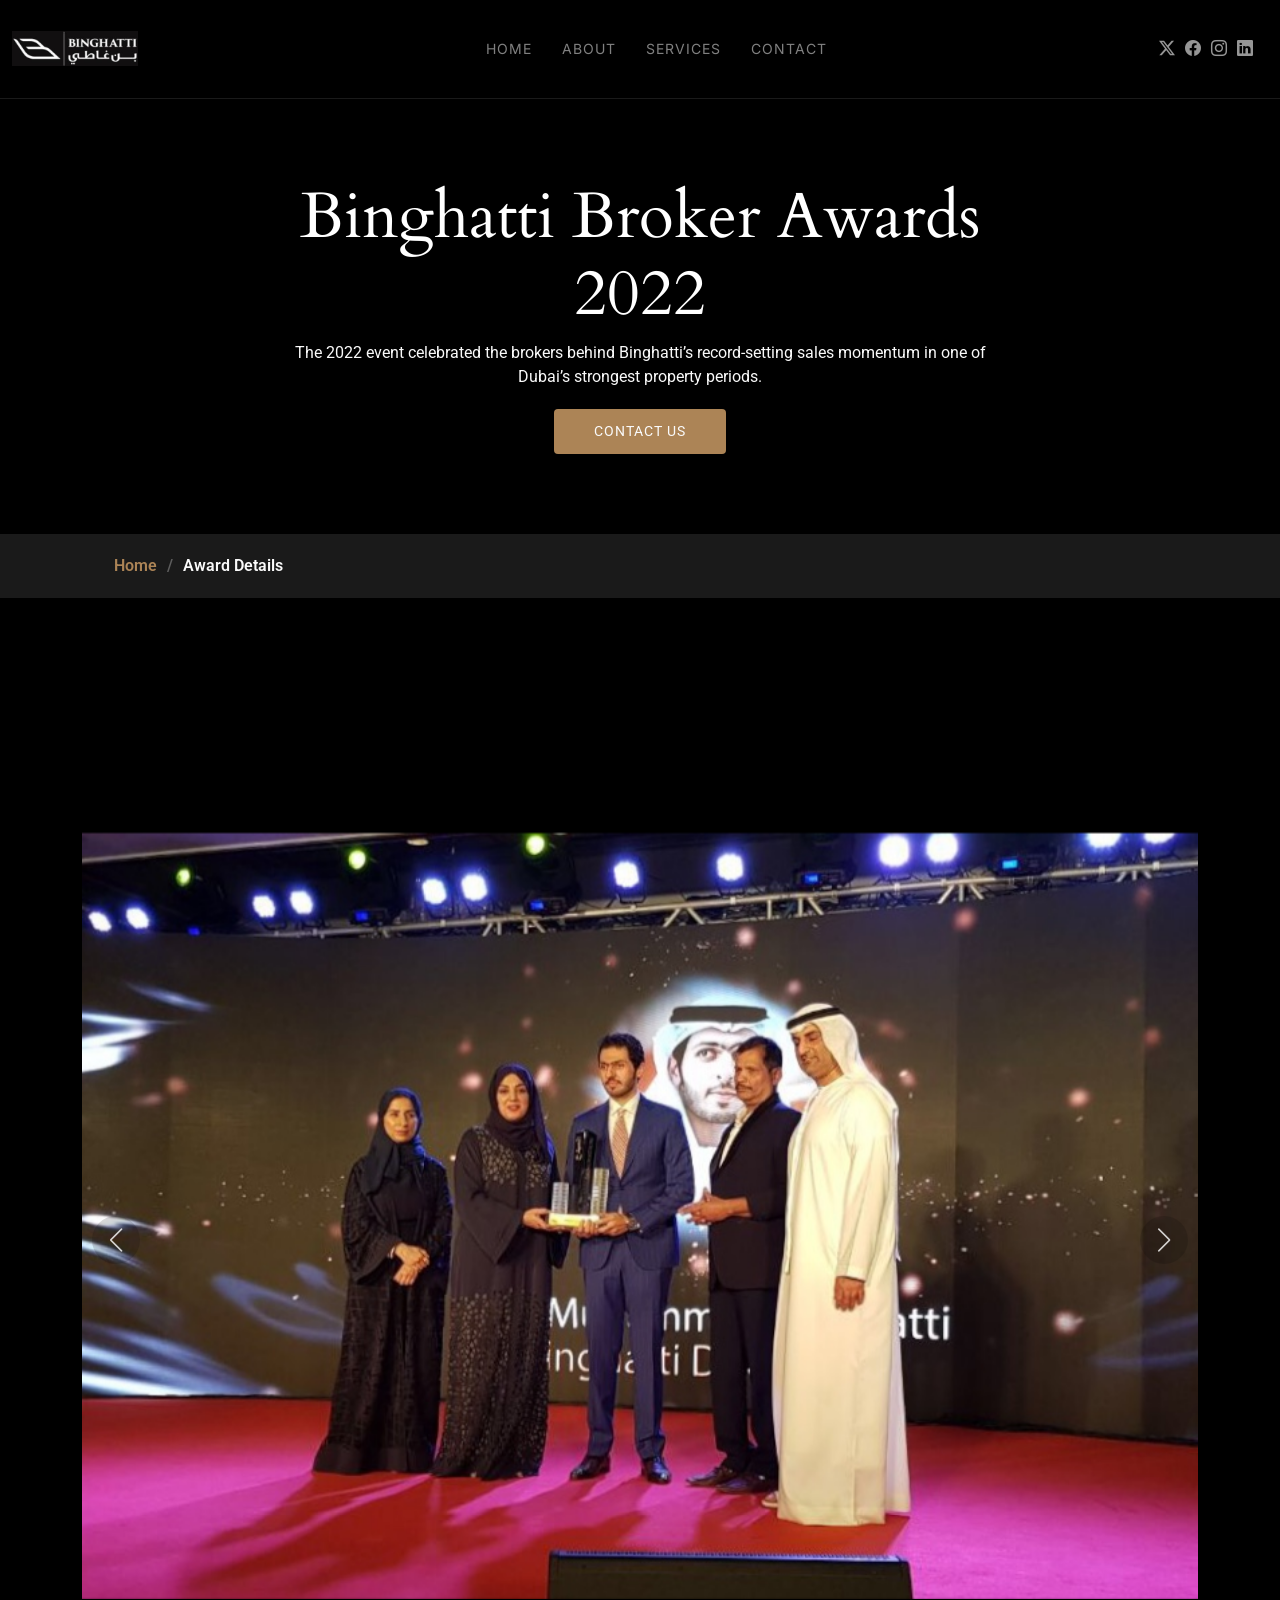
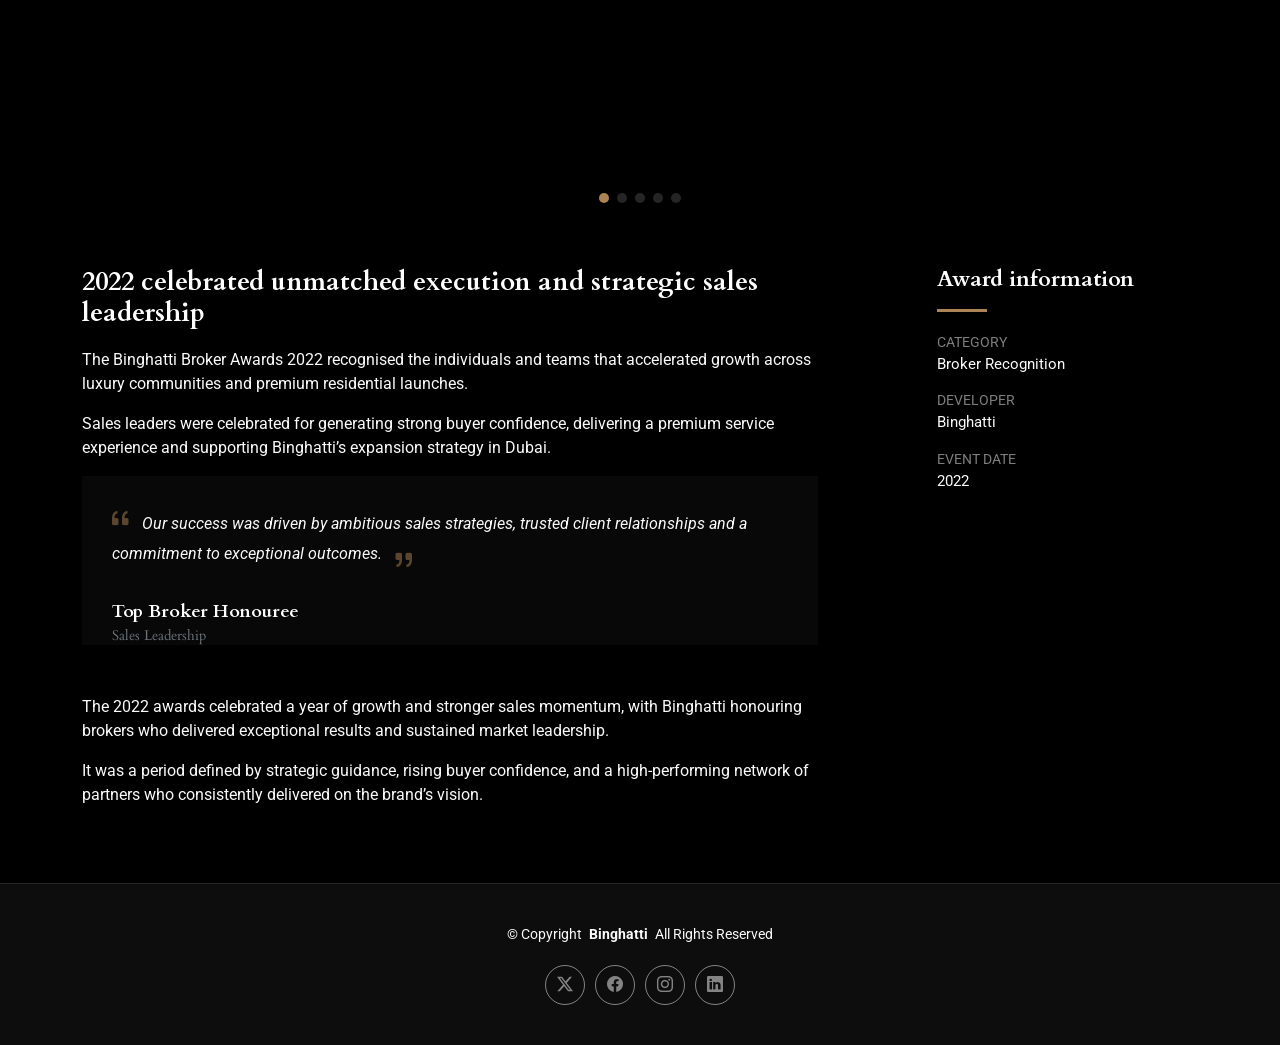
<file: 2022.html>
<!DOCTYPE html>
<html lang="en">

<head>
  <meta charset="utf-8">
  <meta content="width=device-width, initial-scale=1.0" name="viewport">
  <title>Binghatti Broker Awards 2022</title>
  <meta name="description" content="">
  <meta name="keywords" content="">

  <!-- Favicons -->
  <link href="assets/img/favicon.png" rel="icon">
  <link href="assets/img/apple-touch-icon.png" rel="apple-touch-icon">

  <!-- Fonts -->
  <link href="https://fonts.googleapis.com" rel="preconnect">
  <link href="https://fonts.gstatic.com" rel="preconnect" crossorigin>
  <link href="https://fonts.googleapis.com/css2?family=Roboto:ital,wght@0,100;0,300;0,400;0,500;0,700;0,900;1,100;1,300;1,400;1,500;1,700;1,900&family=Inter:wght@100;200;300;400;500;600;700;800;900&family=Cardo:ital,wght@0,400;0,700;1,400;1,700&display=swap" rel="stylesheet">

  <!-- Vendor CSS Files -->
  <link href="assets/vendor/bootstrap/css/bootstrap.min.css" rel="stylesheet">
  <link href="assets/vendor/bootstrap-icons/bootstrap-icons.css" rel="stylesheet">
  <link href="assets/vendor/aos/aos.css" rel="stylesheet">
  <link href="assets/vendor/glightbox/css/glightbox.min.css" rel="stylesheet">
  <link href="assets/vendor/swiper/swiper-bundle.min.css" rel="stylesheet">

  <!-- Main CSS File -->
  <link href="assets/css/main.css" rel="stylesheet">

</head>

<body class="gallery-single-page">

  <header id="header" class="header d-flex align-items-center sticky-top">
    <div class="container-fluid position-relative d-flex align-items-center justify-content-between">

      <a href="index.html" class="logo d-flex align-items-center me-auto me-xl-0">
        <!-- Uncomment the line below if you also wish to use an image logo -->
        <img src="assets/img/logo.png" alt="">
        <!-- <i class="bi bi-camera"></i> -->
        <!-- <h1 class="sitename">Binghatti</h1> -->
      </a>

      <nav id="navmenu" class="navmenu">
        <ul>
          <li><a href="index.html">Home<br></a></li>
          <li><a href="about.html">About</a></li>
          <!-- <li class="dropdown"><a href="gallery.html"><span>Gallery</span> <i class="bi bi-chevron-down toggle-dropdown"></i></a>
            <ul>
              <li><a href="gallery.html">Nature</a></li>
              <li><a href="gallery.html">People</a></li>
              <li><a href="gallery.html">Architecture</a></li>
              <li><a href="gallery.html">Animals</a></li>
              <li><a href="gallery.html">Sports</a></li>
              <li><a href="gallery.html">Travel</a></li>
              <li class="dropdown"><a href="#"><span>Deep Dropdown</span> <i class="bi bi-chevron-down toggle-dropdown"></i></a>
                <ul>
                  <li><a href="#">Deep Dropdown 1</a></li>
                  <li><a href="#">Deep Dropdown 2</a></li>
                  <li><a href="#">Deep Dropdown 3</a></li>
                  <li><a href="#">Deep Dropdown 4</a></li>
                  <li><a href="#">Deep Dropdown 5</a></li>
                </ul>
              </li>
            </ul>
          </li> -->
          <li><a href="services.html">Services</a></li>
          <li><a href="contact.html">Contact</a></li>
        </ul>
        <i class="mobile-nav-toggle d-xl-none bi bi-list"></i>
      </nav>

      <div class="header-social-links">
        <a href="https://x.com/Binghatti" class="twitter"><i class="bi bi-twitter-x"></i></a>
        <a href="https://www.facebook.com/Binghatti/" class="facebook"><i class="bi bi-facebook"></i></a>
        <a href="https://www.instagram.com/binghatti/?hl=en" class="instagram"><i class="bi bi-instagram"></i></a>
        <a href="https://www.linkedin.com/company/binghatti/" class="linkedin"><i class="bi bi-linkedin"></i></a>
      </div>

    </div>
  </header>

  <main class="main">

    <!-- Page Title -->
    <div class="page-title" data-aos="fade">
      <div class="heading">
        <div class="container">
          <div class="row d-flex justify-content-center text-center">
            <div class="col-lg-8">
              <h1>Binghatti Broker Awards 2022</h1>
              <p class="mb-0">The 2022 event celebrated the brokers behind Binghatti’s record-setting sales momentum in one of Dubai’s strongest property periods.</p>
              <a href="contact.html" class="cta-btn">Contact Us<br></a>
            </div>
          </div>
        </div>
      </div>
      <nav class="breadcrumbs">
        <div class="container">
          <ol>
            <li><a href="index.html">Home</a></li>
            <li class="current">Award Details</li>
          </ol>
        </div>
      </nav>
    </div><!-- End Page Title -->

    <!-- Gallery Details Section -->
    <section id="gallery-details" class="gallery-details section">

      <div class="container" data-aos="fade-up">

        <div class="portfolio-details-slider swiper init-swiper">
          <script type="application/json" class="swiper-config">
            {
              "loop": true,
              "speed": 600,
              "autoplay": {
                "delay": 5000
              },
              "slidesPerView": "auto",
              "navigation": {
                "nextEl": ".swiper-button-next",
                "prevEl": ".swiper-button-prev"
              },
              "pagination": {
                "el": ".swiper-pagination",
                "type": "bullets",
                "clickable": true
              }
            }
          </script>
          <div class="swiper-wrapper align-items-center">

            <div class="swiper-slide">
              <img src="assets/img/gallery/2022/img (1).jpg" alt="">
            </div>

            <div class="swiper-slide">
              <img src="assets/img/gallery/2022/img (2).jpg" alt="">
            </div>

            <div class="swiper-slide">
              <img src="assets/img/gallery/2022/img (3).jpg" alt="">
            </div>

            <div class="swiper-slide">
              <img src="assets/img/gallery/2022/img (4).jpg" alt="">
            </div>

            <div class="swiper-slide">
              <img src="assets/img/gallery/2022/img (5).jpg" alt="">
            </div>

          </div>
          <div class="swiper-button-prev"></div>
          <div class="swiper-button-next"></div>
          <div class="swiper-pagination"></div>
        </div>

        <div class="row justify-content-between gy-4 mt-4">

          <div class="col-lg-8" data-aos="fade-up">
            <div class="portfolio-description">
              <h2>2022 celebrated unmatched execution and strategic sales leadership</h2>
              <p>
                The Binghatti Broker Awards 2022 recognised the individuals and teams that accelerated growth across luxury communities and premium residential launches.
              </p>
              <p>
                Sales leaders were celebrated for generating strong buyer confidence, delivering a premium service experience and supporting Binghatti’s expansion strategy in Dubai.
              </p>

              <div class="testimonial-item">
                <p>
                  <i class="bi bi-quote quote-icon-left"></i>
                  <span>Our success was driven by ambitious sales strategies, trusted client relationships and a commitment to exceptional outcomes.</span>
                  <i class="bi bi-quote quote-icon-right"></i>
                </p>
                <div>
                  <!-- <img src="assets/img/testimonials/testimonials-2.jpg" class="testimonial-img" alt=""> -->
                  <h3>Top Broker Honouree</h3>
                  <h4>Sales Leadership</h4>
                </div>
              </div>

              <p>
                The 2022 awards celebrated a year of growth and stronger sales momentum, with Binghatti honouring brokers who delivered exceptional results and sustained market leadership.
              </p>

              <p>
                It was a period defined by strategic guidance, rising buyer confidence, and a high-performing network of partners who consistently delivered on the brand’s vision.
              </p>

            </div>
          </div>

          <div class="col-lg-3" data-aos="fade-up" data-aos-delay="100">
            <div class="portfolio-info">
              <h3>Award information</h3>
              <ul>
                <li><strong>Category</strong> Broker Recognition</li>
                <li><strong>Developer</strong> Binghatti</li>
                <li><strong>Event date</strong> 2022</li>
                <!-- <li><strong>Official site</strong> <a href="https://www.binghatti.com">www.binghatti.com</a></li> -->
                <!-- <li><a href="https://www.binghatti.com" class="btn-visit align-self-start">Visit Website</a></li> -->
              </ul>
            </div>
          </div>

        </div>

      </div>

    </section><!-- /Gallery Details Section -->

  </main>

  <footer id="footer" class="footer">

    <div class="container">
      <div class="copyright text-center ">
        <p>© <span>Copyright</span> <strong class="px-1 sitename">Binghatti</strong> <span>All Rights Reserved</span></p>
      </div>
      <div class="social-links d-flex justify-content-center">
        <a href="https://x.com/Binghatti"><i class="bi bi-twitter-x"></i></a>
        <a href="https://www.facebook.com/Binghatti/"><i class="bi bi-facebook"></i></a>
        <a href="https://www.instagram.com/binghatti/?hl=en"><i class="bi bi-instagram"></i></a>
        <a href="https://www.linkedin.com/company/binghatti/"><i class="bi bi-linkedin"></i></a>
      </div>
      <!-- <div class="credits"> -->
        <!-- All the links in the footer should remain intact. -->
        <!-- You can delete the links only if you've purchased the pro version. -->
        <!-- Licensing information: https://bootstrapmade.com/license/ -->
        <!-- Purchase the pro version with working PHP/AJAX contact form: [buy-url] -->
        <!-- Designed by <a href="https://bootstrapmade.com/">BootstrapMade</a> Distributed by <a href="https://themewagon.com">ThemeWagon</a> -->
      <!-- </div> -->
    </div>

  </footer>

  <!-- Scroll Top -->
  <a href="#" id="scroll-top" class="scroll-top d-flex align-items-center justify-content-center"><i class="bi bi-arrow-up-short"></i></a>

  <!-- Preloader -->
  <div id="preloader">
    <div class="line"></div>
  </div>

  <!-- Vendor JS Files -->
  <script src="assets/vendor/bootstrap/js/bootstrap.bundle.min.js"></script>
  <script src="assets/vendor/php-email-form/validate.js"></script>
  <script src="assets/vendor/aos/aos.js"></script>
  <script src="assets/vendor/glightbox/js/glightbox.min.js"></script>
  <script src="assets/vendor/swiper/swiper-bundle.min.js"></script>

  <!-- Main JS File -->
  <script src="assets/js/main.js"></script>

</body>

</html>
</file>
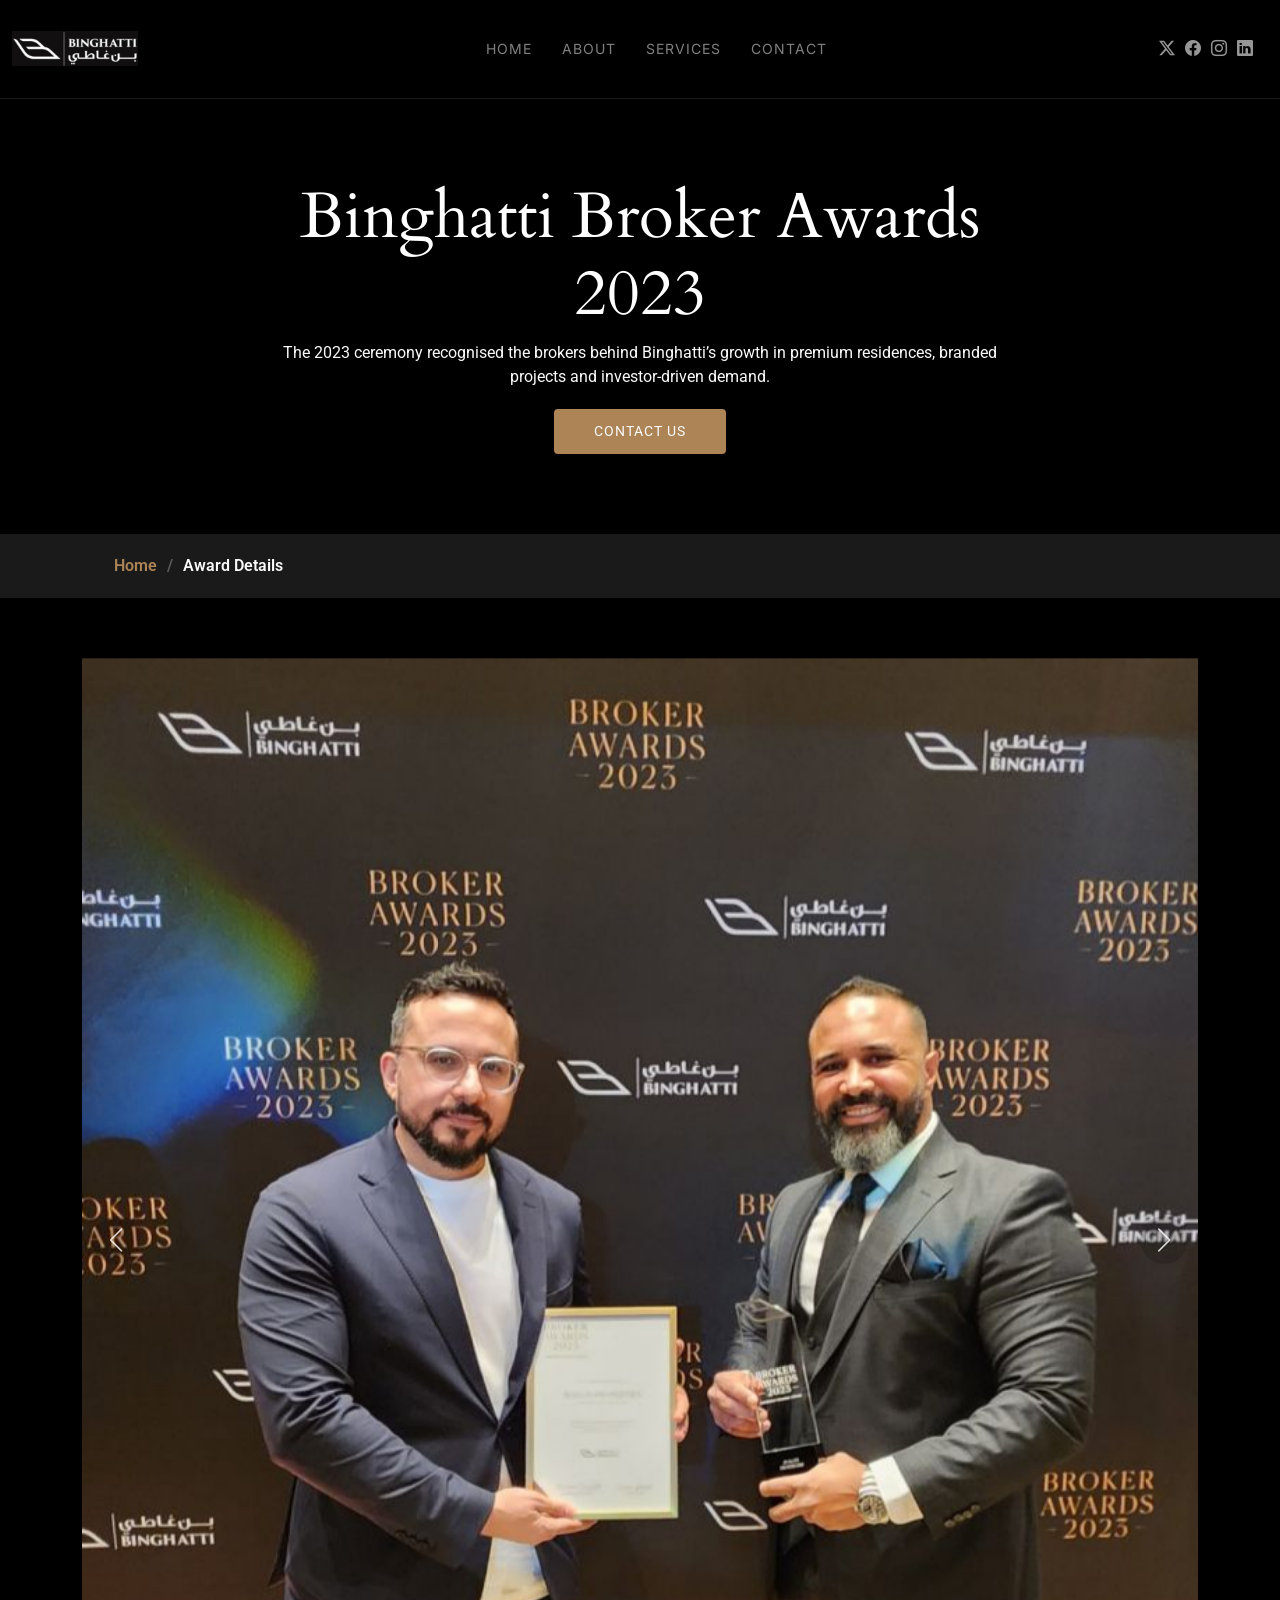
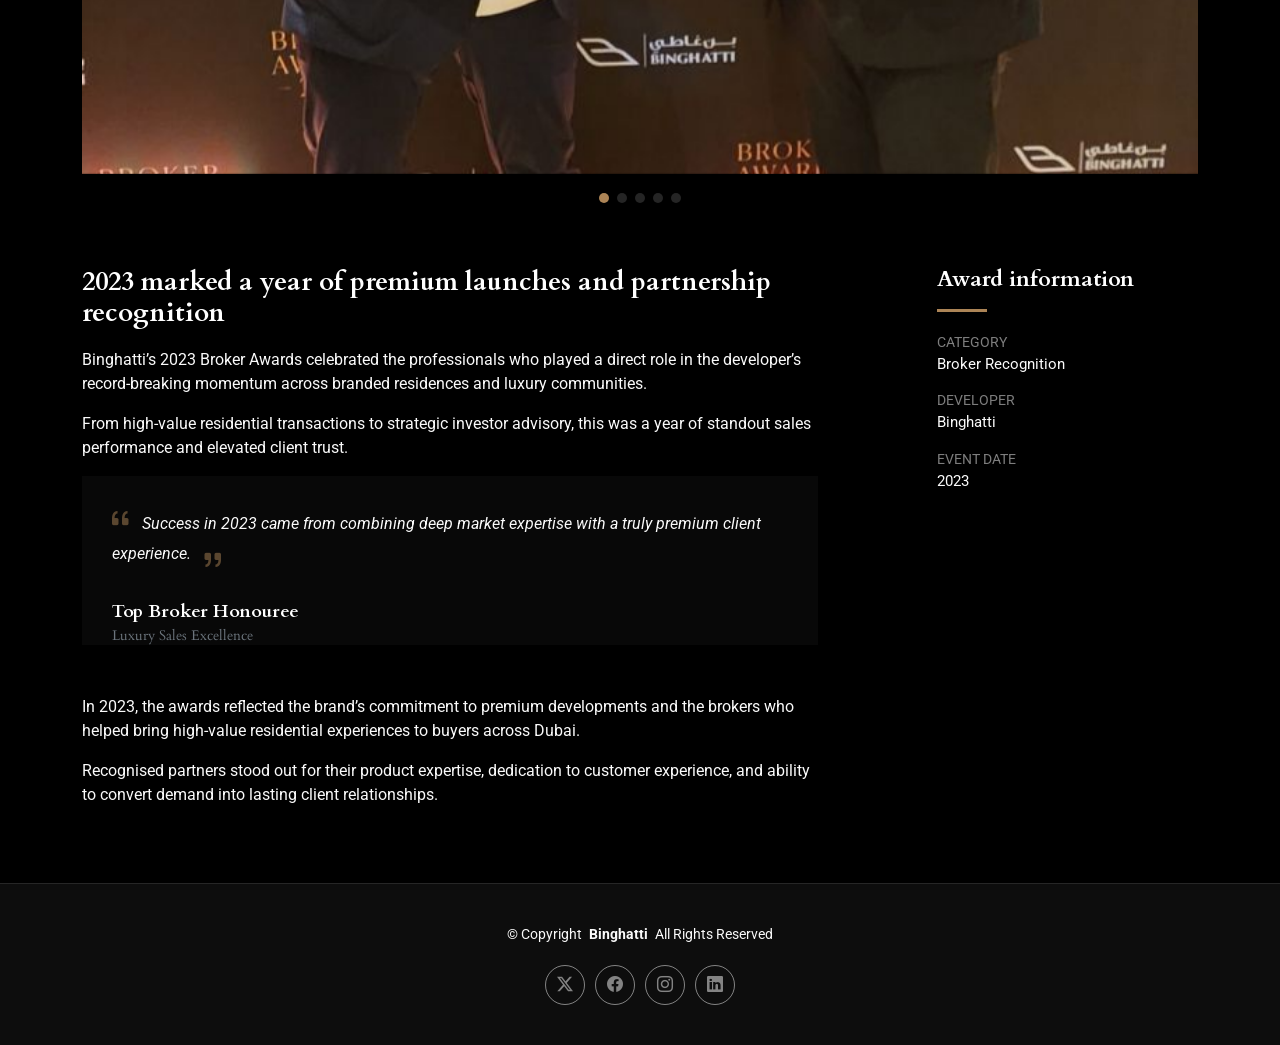
<file: 2023.html>
<!DOCTYPE html>
<html lang="en">

<head>
  <meta charset="utf-8">
  <meta content="width=device-width, initial-scale=1.0" name="viewport">
  <title>Binghatti Broker Awards 2023</title>
  <meta name="description" content="">
  <meta name="keywords" content="">

  <!-- Favicons -->
  <link href="assets/img/favicon.png" rel="icon">
  <link href="assets/img/apple-touch-icon.png" rel="apple-touch-icon">

  <!-- Fonts -->
  <link href="https://fonts.googleapis.com" rel="preconnect">
  <link href="https://fonts.gstatic.com" rel="preconnect" crossorigin>
  <link href="https://fonts.googleapis.com/css2?family=Roboto:ital,wght@0,100;0,300;0,400;0,500;0,700;0,900;1,100;1,300;1,400;1,500;1,700;1,900&family=Inter:wght@100;200;300;400;500;600;700;800;900&family=Cardo:ital,wght@0,400;0,700;1,400;1,700&display=swap" rel="stylesheet">

  <!-- Vendor CSS Files -->
  <link href="assets/vendor/bootstrap/css/bootstrap.min.css" rel="stylesheet">
  <link href="assets/vendor/bootstrap-icons/bootstrap-icons.css" rel="stylesheet">
  <link href="assets/vendor/aos/aos.css" rel="stylesheet">
  <link href="assets/vendor/glightbox/css/glightbox.min.css" rel="stylesheet">
  <link href="assets/vendor/swiper/swiper-bundle.min.css" rel="stylesheet">

  <!-- Main CSS File -->
  <link href="assets/css/main.css" rel="stylesheet">

</head>

<body class="gallery-single-page">

  <header id="header" class="header d-flex align-items-center sticky-top">
    <div class="container-fluid position-relative d-flex align-items-center justify-content-between">

      <a href="index.html" class="logo d-flex align-items-center me-auto me-xl-0">
        <!-- Uncomment the line below if you also wish to use an image logo -->
        <img src="assets/img/logo.png" alt="">
        <!-- <i class="bi bi-camera"></i> -->
        <!-- <h1 class="sitename">Binghatti</h1> -->
      </a>

      <nav id="navmenu" class="navmenu">
        <ul>
          <li><a href="index.html">Home<br></a></li>
          <li><a href="about.html">About</a></li>
          <!-- <li class="dropdown"><a href="gallery.html"><span>Gallery</span> <i class="bi bi-chevron-down toggle-dropdown"></i></a>
            <ul>
              <li><a href="gallery.html">Nature</a></li>
              <li><a href="gallery.html">People</a></li>
              <li><a href="gallery.html">Architecture</a></li>
              <li><a href="gallery.html">Animals</a></li>
              <li><a href="gallery.html">Sports</a></li>
              <li><a href="gallery.html">Travel</a></li>
              <li class="dropdown"><a href="#"><span>Deep Dropdown</span> <i class="bi bi-chevron-down toggle-dropdown"></i></a>
                <ul>
                  <li><a href="#">Deep Dropdown 1</a></li>
                  <li><a href="#">Deep Dropdown 2</a></li>
                  <li><a href="#">Deep Dropdown 3</a></li>
                  <li><a href="#">Deep Dropdown 4</a></li>
                  <li><a href="#">Deep Dropdown 5</a></li>
                </ul>
              </li>
            </ul>
          </li> -->
          <li><a href="services.html">Services</a></li>
          <li><a href="contact.html">Contact</a></li>
        </ul>
        <i class="mobile-nav-toggle d-xl-none bi bi-list"></i>
      </nav>

      <div class="header-social-links">
        <a href="https://x.com/Binghatti" class="twitter"><i class="bi bi-twitter-x"></i></a>
        <a href="https://www.facebook.com/Binghatti/" class="facebook"><i class="bi bi-facebook"></i></a>
        <a href="https://www.instagram.com/binghatti/?hl=en" class="instagram"><i class="bi bi-instagram"></i></a>
        <a href="https://www.linkedin.com/company/binghatti/" class="linkedin"><i class="bi bi-linkedin"></i></a>
      </div>

    </div>
  </header>

  <main class="main">

    <!-- Page Title -->
    <div class="page-title" data-aos="fade">
      <div class="heading">
        <div class="container">
          <div class="row d-flex justify-content-center text-center">
            <div class="col-lg-8">
              <h1>Binghatti Broker Awards 2023</h1>
              <p class="mb-0">The 2023 ceremony recognised the brokers behind Binghatti’s growth in premium residences, branded projects and investor-driven demand.</p>
              <a href="contact.html" class="cta-btn">Contact Us<br></a>
            </div>
          </div>
        </div>
      </div>
      <nav class="breadcrumbs">
        <div class="container">
          <ol>
            <li><a href="index.html">Home</a></li>
            <li class="current">Award Details</li>
          </ol>
        </div>
      </nav>
    </div><!-- End Page Title -->

    <!-- Gallery Details Section -->
    <section id="gallery-details" class="gallery-details section">

      <div class="container" data-aos="fade-up">

        <div class="portfolio-details-slider swiper init-swiper">
          <script type="application/json" class="swiper-config">
            {
              "loop": true,
              "speed": 600,
              "autoplay": {
                "delay": 5000
              },
              "slidesPerView": "auto",
              "navigation": {
                "nextEl": ".swiper-button-next",
                "prevEl": ".swiper-button-prev"
              },
              "pagination": {
                "el": ".swiper-pagination",
                "type": "bullets",
                "clickable": true
              }
            }
          </script>
          <div class="swiper-wrapper align-items-center">

            <div class="swiper-slide">
              <img src="assets/img/gallery/2023/img (1).jpg" alt="">
            </div>

            <div class="swiper-slide">
              <img src="assets/img/gallery/2023/img (2).jpg" alt="">
            </div>

            <div class="swiper-slide">
              <img src="assets/img/gallery/2023/img (3).jpg" alt="">
            </div>

            <div class="swiper-slide">
              <img src="assets/img/gallery/2023/img (4).jpg" alt="">
            </div>

            <div class="swiper-slide">
              <img src="assets/img/gallery/2023/img (5).jpg" alt="">
            </div>

          </div>
          <div class="swiper-button-prev"></div>
          <div class="swiper-button-next"></div>
          <div class="swiper-pagination"></div>
        </div>

        <div class="row justify-content-between gy-4 mt-4">

          <div class="col-lg-8" data-aos="fade-up">
            <div class="portfolio-description">
              <h2>2023 marked a year of premium launches and partnership recognition</h2>
              <p>
                Binghatti’s 2023 Broker Awards celebrated the professionals who played a direct role in the developer’s record-breaking momentum across branded residences and luxury communities.
              </p>
              <p>
                From high-value residential transactions to strategic investor advisory, this was a year of standout sales performance and elevated client trust.
              </p>

              <div class="testimonial-item">
                <p>
                  <i class="bi bi-quote quote-icon-left"></i>
                  <span>Success in 2023 came from combining deep market expertise with a truly premium client experience.</span>
                  <i class="bi bi-quote quote-icon-right"></i>
                </p>
                <div>
                  <!-- <img src="assets/img/testimonials/testimonials-2.jpg" class="testimonial-img" alt=""> -->
                  <h3>Top Broker Honouree</h3>
                  <h4>Luxury Sales Excellence</h4>
                </div>
              </div>

              <p>
                In 2023, the awards reflected the brand’s commitment to premium developments and the brokers who helped bring high-value residential experiences to buyers across Dubai.
              </p>

              <p>
                Recognised partners stood out for their product expertise, dedication to customer experience, and ability to convert demand into lasting client relationships.
              </p>

            </div>
          </div>

          <div class="col-lg-3" data-aos="fade-up" data-aos-delay="100">
            <div class="portfolio-info">
              <h3>Award information</h3>
              <ul>
                <li><strong>Category</strong> Broker Recognition</li>
                <li><strong>Developer</strong> Binghatti</li>
                <li><strong>Event date</strong> 2023</li>
                <!-- <li><strong>Official site</strong> <a href="https://www.binghatti.com">www.binghatti.com</a></li> -->
                <!-- <li><a href="https://www.binghatti.com" class="btn-visit align-self-start">Visit Website</a></li> -->
              </ul>
            </div>
          </div>

        </div>

      </div>

    </section><!-- /Gallery Details Section -->

  </main>

  <footer id="footer" class="footer">

    <div class="container">
      <div class="copyright text-center ">
        <p>© <span>Copyright</span> <strong class="px-1 sitename">Binghatti</strong> <span>All Rights Reserved</span></p>
      </div>
      <div class="social-links d-flex justify-content-center">
        <a href="https://x.com/Binghatti"><i class="bi bi-twitter-x"></i></a>
        <a href="https://www.facebook.com/Binghatti/"><i class="bi bi-facebook"></i></a>
        <a href="https://www.instagram.com/binghatti/?hl=en"><i class="bi bi-instagram"></i></a>
        <a href="https://www.linkedin.com/company/binghatti/"><i class="bi bi-linkedin"></i></a>
      </div>
      <!-- <div class="credits"> -->
        <!-- All the links in the footer should remain intact. -->
        <!-- You can delete the links only if you've purchased the pro version. -->
        <!-- Licensing information: https://bootstrapmade.com/license/ -->
        <!-- Purchase the pro version with working PHP/AJAX contact form: [buy-url] -->
        <!-- Designed by <a href="https://bootstrapmade.com/">BootstrapMade</a> Distributed by <a href="https://themewagon.com">ThemeWagon</a> -->
      <!-- </div> -->
    </div>

  </footer>

  <!-- Scroll Top -->
  <a href="#" id="scroll-top" class="scroll-top d-flex align-items-center justify-content-center"><i class="bi bi-arrow-up-short"></i></a>

  <!-- Preloader -->
  <div id="preloader">
    <div class="line"></div>
  </div>

  <!-- Vendor JS Files -->
  <script src="assets/vendor/bootstrap/js/bootstrap.bundle.min.js"></script>
  <script src="assets/vendor/php-email-form/validate.js"></script>
  <script src="assets/vendor/aos/aos.js"></script>
  <script src="assets/vendor/glightbox/js/glightbox.min.js"></script>
  <script src="assets/vendor/swiper/swiper-bundle.min.js"></script>

  <!-- Main JS File -->
  <script src="assets/js/main.js"></script>

</body>

</html>
</file>
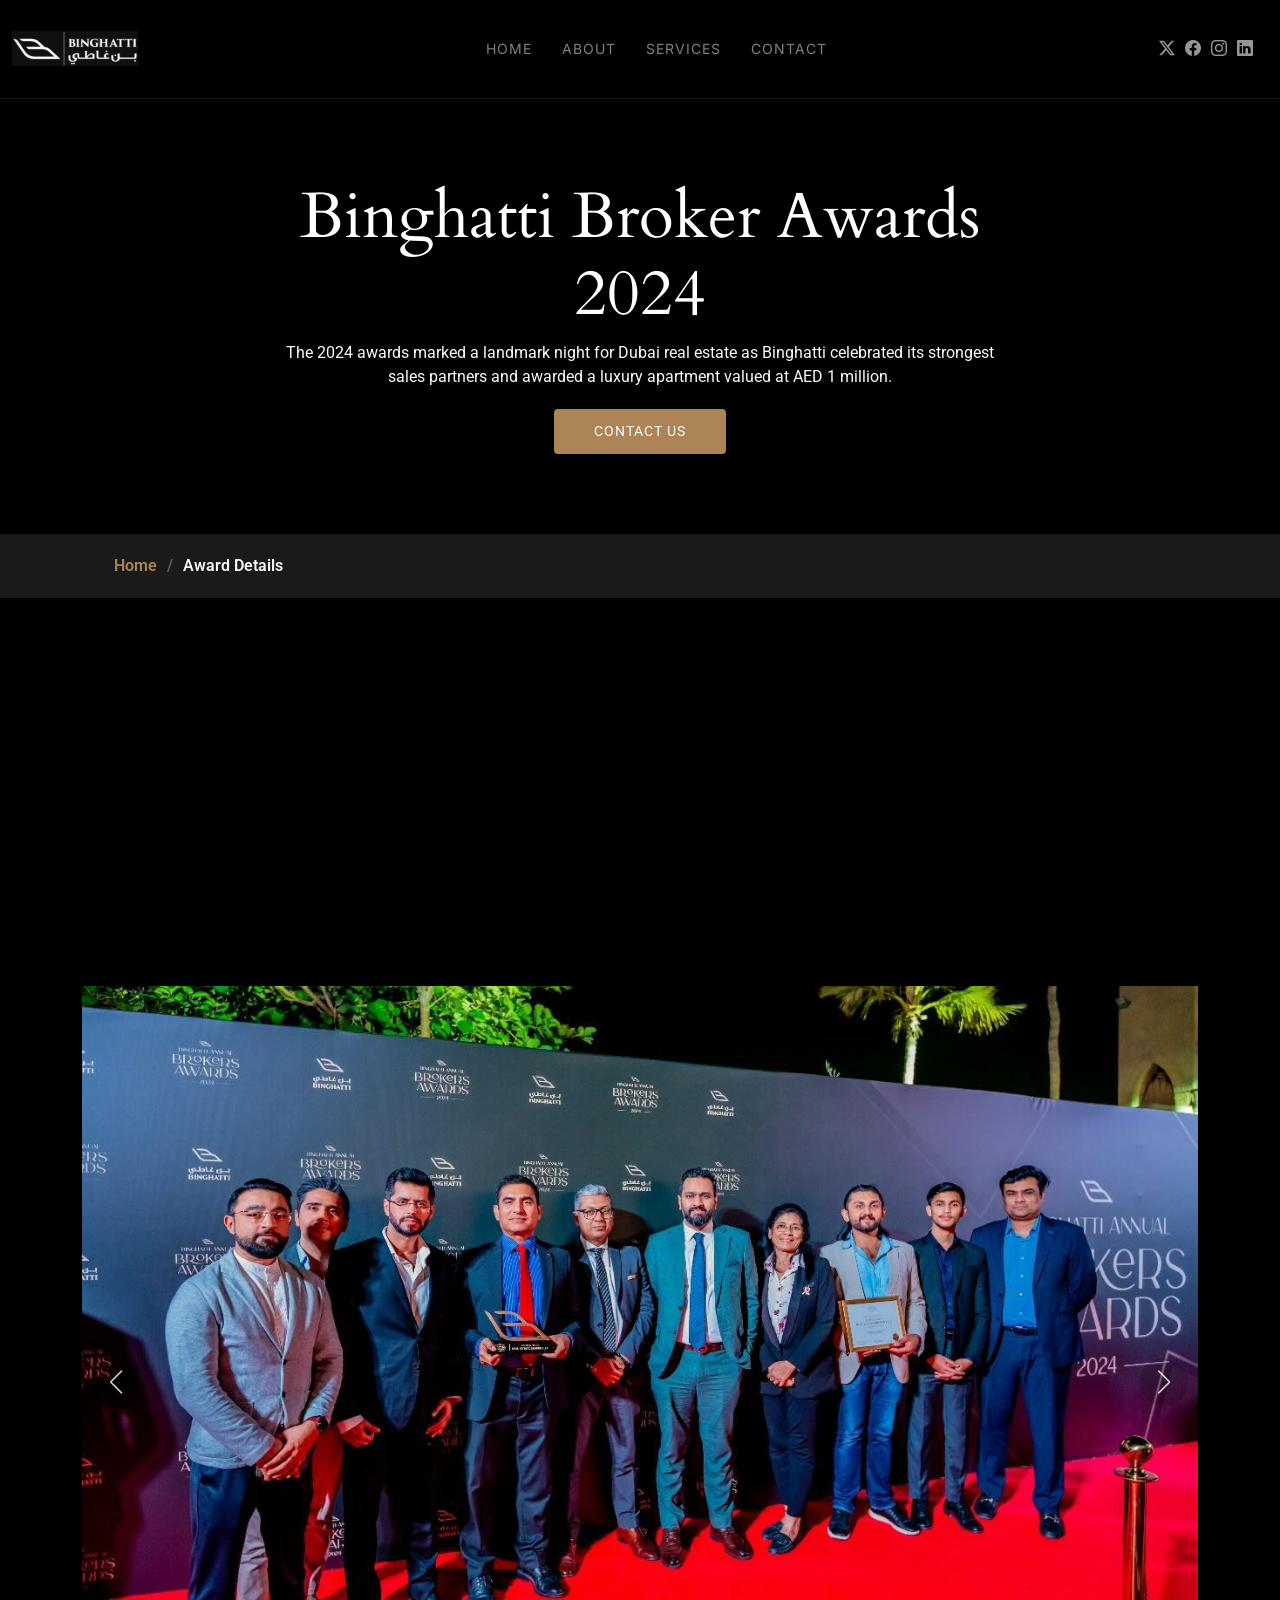
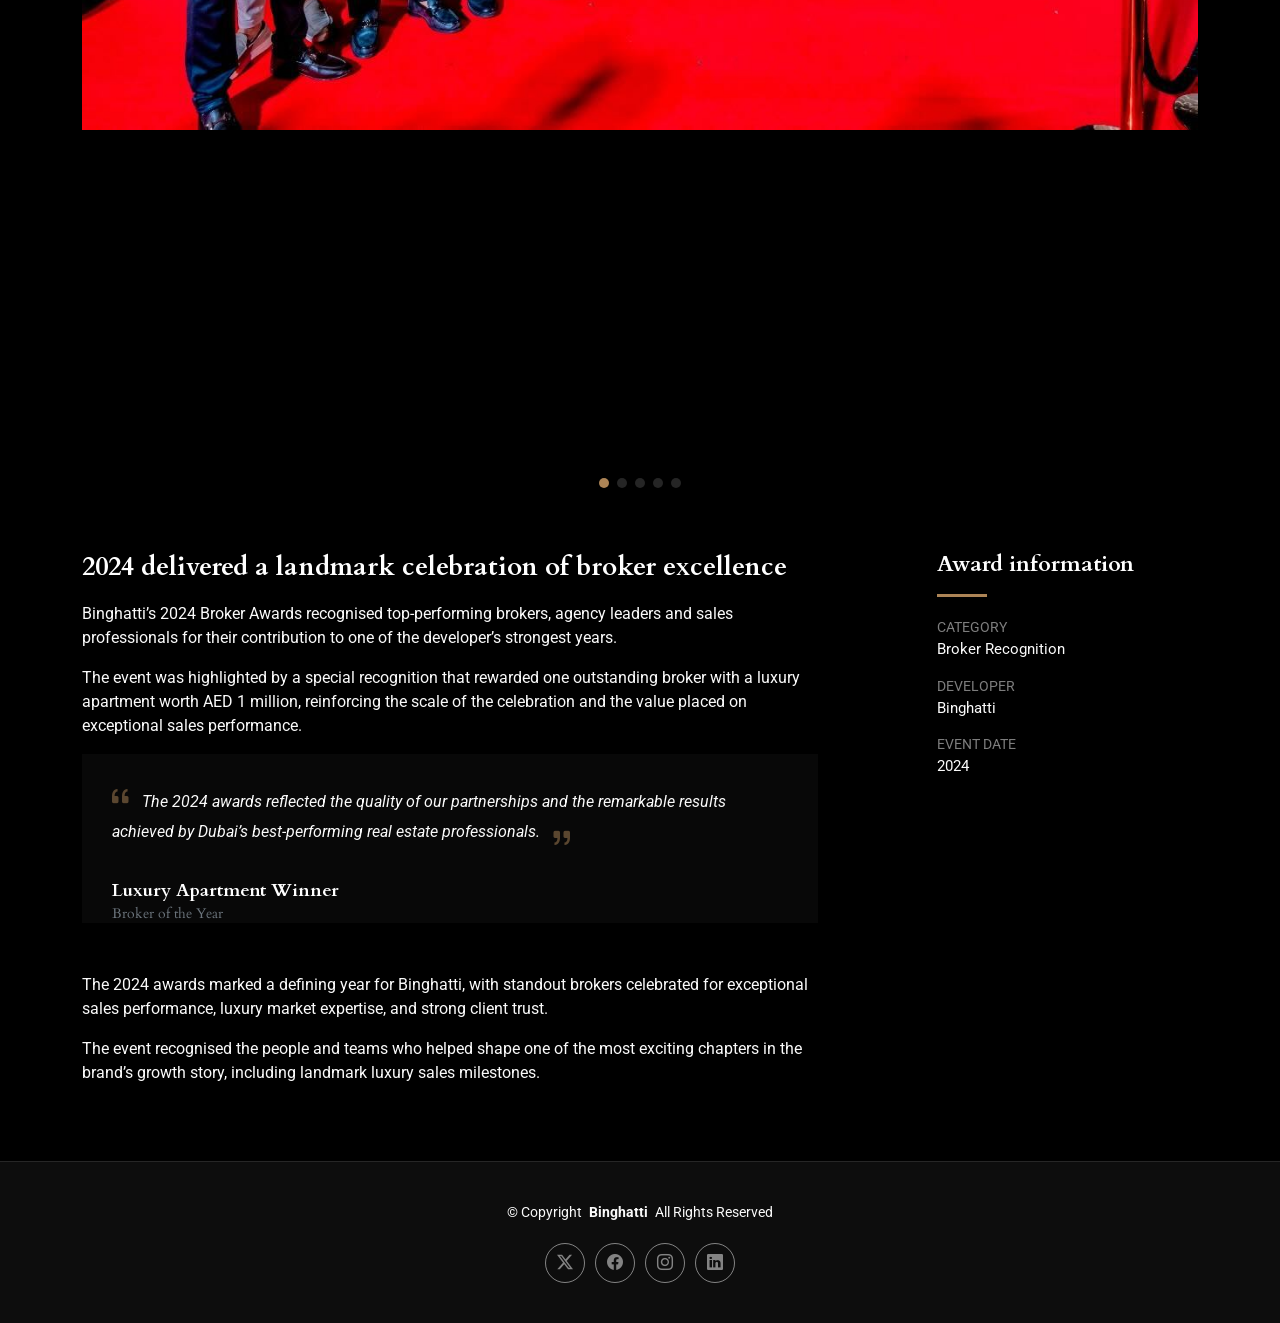
<file: 2024.html>
<!DOCTYPE html>
<html lang="en">

<head>
  <meta charset="utf-8">
  <meta content="width=device-width, initial-scale=1.0" name="viewport">
  <title>Binghatti Broker Awards 2024</title>
  <meta name="description" content="">
  <meta name="keywords" content="">

  <!-- Favicons -->
  <link href="assets/img/favicon.png" rel="icon">
  <link href="assets/img/apple-touch-icon.png" rel="apple-touch-icon">

  <!-- Fonts -->
  <link href="https://fonts.googleapis.com" rel="preconnect">
  <link href="https://fonts.gstatic.com" rel="preconnect" crossorigin>
  <link href="https://fonts.googleapis.com/css2?family=Roboto:ital,wght@0,100;0,300;0,400;0,500;0,700;0,900;1,100;1,300;1,400;1,500;1,700;1,900&family=Inter:wght@100;200;300;400;500;600;700;800;900&family=Cardo:ital,wght@0,400;0,700;1,400;1,700&display=swap" rel="stylesheet">

  <!-- Vendor CSS Files -->
  <link href="assets/vendor/bootstrap/css/bootstrap.min.css" rel="stylesheet">
  <link href="assets/vendor/bootstrap-icons/bootstrap-icons.css" rel="stylesheet">
  <link href="assets/vendor/aos/aos.css" rel="stylesheet">
  <link href="assets/vendor/glightbox/css/glightbox.min.css" rel="stylesheet">
  <link href="assets/vendor/swiper/swiper-bundle.min.css" rel="stylesheet">

  <!-- Main CSS File -->
  <link href="assets/css/main.css" rel="stylesheet">

</head>

<body class="gallery-single-page">

  <header id="header" class="header d-flex align-items-center sticky-top">
    <div class="container-fluid position-relative d-flex align-items-center justify-content-between">

      <a href="index.html" class="logo d-flex align-items-center me-auto me-xl-0">
        <!-- Uncomment the line below if you also wish to use an image logo -->
        <img src="assets/img/logo.png" alt="">
        <!-- <i class="bi bi-camera"></i> -->
        <!-- <h1 class="sitename">Binghatti</h1> -->
      </a>

      <nav id="navmenu" class="navmenu">
        <ul>
          <li><a href="index.html">Home<br></a></li>
          <li><a href="about.html">About</a></li>
          <!-- <li class="dropdown"><a href="gallery.html"><span>Gallery</span> <i class="bi bi-chevron-down toggle-dropdown"></i></a>
            <ul>
              <li><a href="gallery.html">Nature</a></li>
              <li><a href="gallery.html">People</a></li>
              <li><a href="gallery.html">Architecture</a></li>
              <li><a href="gallery.html">Animals</a></li>
              <li><a href="gallery.html">Sports</a></li>
              <li><a href="gallery.html">Travel</a></li>
              <li class="dropdown"><a href="#"><span>Deep Dropdown</span> <i class="bi bi-chevron-down toggle-dropdown"></i></a>
                <ul>
                  <li><a href="#">Deep Dropdown 1</a></li>
                  <li><a href="#">Deep Dropdown 2</a></li>
                  <li><a href="#">Deep Dropdown 3</a></li>
                  <li><a href="#">Deep Dropdown 4</a></li>
                  <li><a href="#">Deep Dropdown 5</a></li>
                </ul>
              </li>
            </ul>
          </li> -->
          <li><a href="services.html">Services</a></li>
          <li><a href="contact.html">Contact</a></li>
        </ul>
        <i class="mobile-nav-toggle d-xl-none bi bi-list"></i>
      </nav>

      <div class="header-social-links">
        <a href="https://x.com/Binghatti" class="twitter"><i class="bi bi-twitter-x"></i></a>
        <a href="https://www.facebook.com/Binghatti/" class="facebook"><i class="bi bi-facebook"></i></a>
        <a href="https://www.instagram.com/binghatti/?hl=en" class="instagram"><i class="bi bi-instagram"></i></a>
        <a href="https://www.linkedin.com/company/binghatti/" class="linkedin"><i class="bi bi-linkedin"></i></a>
      </div>

    </div>
  </header>

  <main class="main">

    <!-- Page Title -->
    <div class="page-title" data-aos="fade">
      <div class="heading">
        <div class="container">
          <div class="row d-flex justify-content-center text-center">
            <div class="col-lg-8">
              <h1>Binghatti Broker Awards 2024</h1>
              <p class="mb-0">The 2024 awards marked a landmark night for Dubai real estate as Binghatti celebrated its strongest sales partners and awarded a luxury apartment valued at AED 1 million.</p>
              <a href="contact.html" class="cta-btn">Contact Us<br></a>
            </div>
          </div>
        </div>
      </div>
      <nav class="breadcrumbs">
        <div class="container">
          <ol>
            <li><a href="index.html">Home</a></li>
            <li class="current">Award Details</li>
          </ol>
        </div>
      </nav>
    </div><!-- End Page Title -->

    <!-- Gallery Details Section -->
    <section id="gallery-details" class="gallery-details section">

      <div class="container" data-aos="fade-up">

        <div class="portfolio-details-slider swiper init-swiper">
          <script type="application/json" class="swiper-config">
            {
              "loop": true,
              "speed": 600,
              "autoplay": {
                "delay": 5000
              },
              "slidesPerView": "auto",
              "navigation": {
                "nextEl": ".swiper-button-next",
                "prevEl": ".swiper-button-prev"
              },
              "pagination": {
                "el": ".swiper-pagination",
                "type": "bullets",
                "clickable": true
              }
            }
          </script>
          <div class="swiper-wrapper align-items-center">

            <div class="swiper-slide">
              <img src="assets/img/gallery/2024/img (1).jpg" alt="">
            </div>

            <div class="swiper-slide">
              <img src="assets/img/gallery/2024/img (2).jpeg" alt="">
            </div>

            <div class="swiper-slide">
              <img src="assets/img/gallery/2024/img (3).jpg" alt="">
            </div>

            <div class="swiper-slide">
              <img src="assets/img/gallery/2024/img (4).jpg" alt="">
            </div>

            <div class="swiper-slide">
              <img src="assets/img/gallery/2024/img (5).jpg" alt="">
            </div>

          </div>
          <div class="swiper-button-prev"></div>
          <div class="swiper-button-next"></div>
          <div class="swiper-pagination"></div>
        </div>

        <div class="row justify-content-between gy-4 mt-4">

          <div class="col-lg-8" data-aos="fade-up">
            <div class="portfolio-description">
              <h2>2024 delivered a landmark celebration of broker excellence</h2>
              <p>
                Binghatti’s 2024 Broker Awards recognised top-performing brokers, agency leaders and sales professionals for their contribution to one of the developer’s strongest years.
              </p>
              <p>
                The event was highlighted by a special recognition that rewarded one outstanding broker with a luxury apartment worth AED 1 million, reinforcing the scale of the celebration and the value placed on exceptional sales performance.
              </p>

              <div class="testimonial-item">
                <p>
                  <i class="bi bi-quote quote-icon-left"></i>
                  <span>The 2024 awards reflected the quality of our partnerships and the remarkable results achieved by Dubai’s best-performing real estate professionals.</span>
                  <i class="bi bi-quote quote-icon-right"></i>
                </p>
                <div>
                  <!-- <img src="assets/img/testimonials/testimonials-2.jpg" class="testimonial-img" alt=""> -->
                  <h3>Luxury Apartment Winner</h3>
                  <h4>Broker of the Year</h4>
                </div>
              </div>

              <p>
                The 2024 awards marked a defining year for Binghatti, with standout brokers celebrated for exceptional sales performance, luxury market expertise, and strong client trust.
              </p>

              <p>
                The event recognised the people and teams who helped shape one of the most exciting chapters in the brand’s growth story, including landmark luxury sales milestones.
              </p>

            </div>
          </div>

          <div class="col-lg-3" data-aos="fade-up" data-aos-delay="100">
            <div class="portfolio-info">
              <h3>Award information</h3>
              <ul>
                <li><strong>Category</strong> Broker Recognition</li>
                <li><strong>Developer</strong> Binghatti</li>
                <li><strong>Event date</strong> 2024</li>
                <!-- <li><strong>Official site</strong> <a href="https://www.binghatti.com">www.binghatti.com</a></li> -->
                <!-- <li><a href="https://www.binghatti.com" class="btn-visit align-self-start">Visit Website</a></li> -->
              </ul>
            </div>
          </div>

        </div>

      </div>

    </section><!-- /Gallery Details Section -->

  </main>

  <footer id="footer" class="footer">

    <div class="container">
      <div class="copyright text-center ">
        <p>© <span>Copyright</span> <strong class="px-1 sitename">Binghatti</strong> <span>All Rights Reserved</span></p>
      </div>
      <div class="social-links d-flex justify-content-center">
        <a href="https://x.com/Binghatti"><i class="bi bi-twitter-x"></i></a>
        <a href="https://www.facebook.com/Binghatti/"><i class="bi bi-facebook"></i></a>
        <a href="https://www.instagram.com/binghatti/?hl=en"><i class="bi bi-instagram"></i></a>
        <a href="https://www.linkedin.com/company/binghatti/"><i class="bi bi-linkedin"></i></a>
      </div>
      <!-- <div class="credits"> -->
        <!-- All the links in the footer should remain intact. -->
        <!-- You can delete the links only if you've purchased the pro version. -->
        <!-- Licensing information: https://bootstrapmade.com/license/ -->
        <!-- Purchase the pro version with working PHP/AJAX contact form: [buy-url] -->
        <!-- Designed by <a href="https://bootstrapmade.com/">BootstrapMade</a> Distributed by <a href="https://themewagon.com">ThemeWagon</a> -->
      <!-- </div> -->
    </div>

  </footer>

  <!-- Scroll Top -->
  <a href="#" id="scroll-top" class="scroll-top d-flex align-items-center justify-content-center"><i class="bi bi-arrow-up-short"></i></a>

  <!-- Preloader -->
  <div id="preloader">
    <div class="line"></div>
  </div>

  <!-- Vendor JS Files -->
  <script src="assets/vendor/bootstrap/js/bootstrap.bundle.min.js"></script>
  <script src="assets/vendor/php-email-form/validate.js"></script>
  <script src="assets/vendor/aos/aos.js"></script>
  <script src="assets/vendor/glightbox/js/glightbox.min.js"></script>
  <script src="assets/vendor/swiper/swiper-bundle.min.js"></script>

  <!-- Main JS File -->
  <script src="assets/js/main.js"></script>

</body>

</html>
</file>
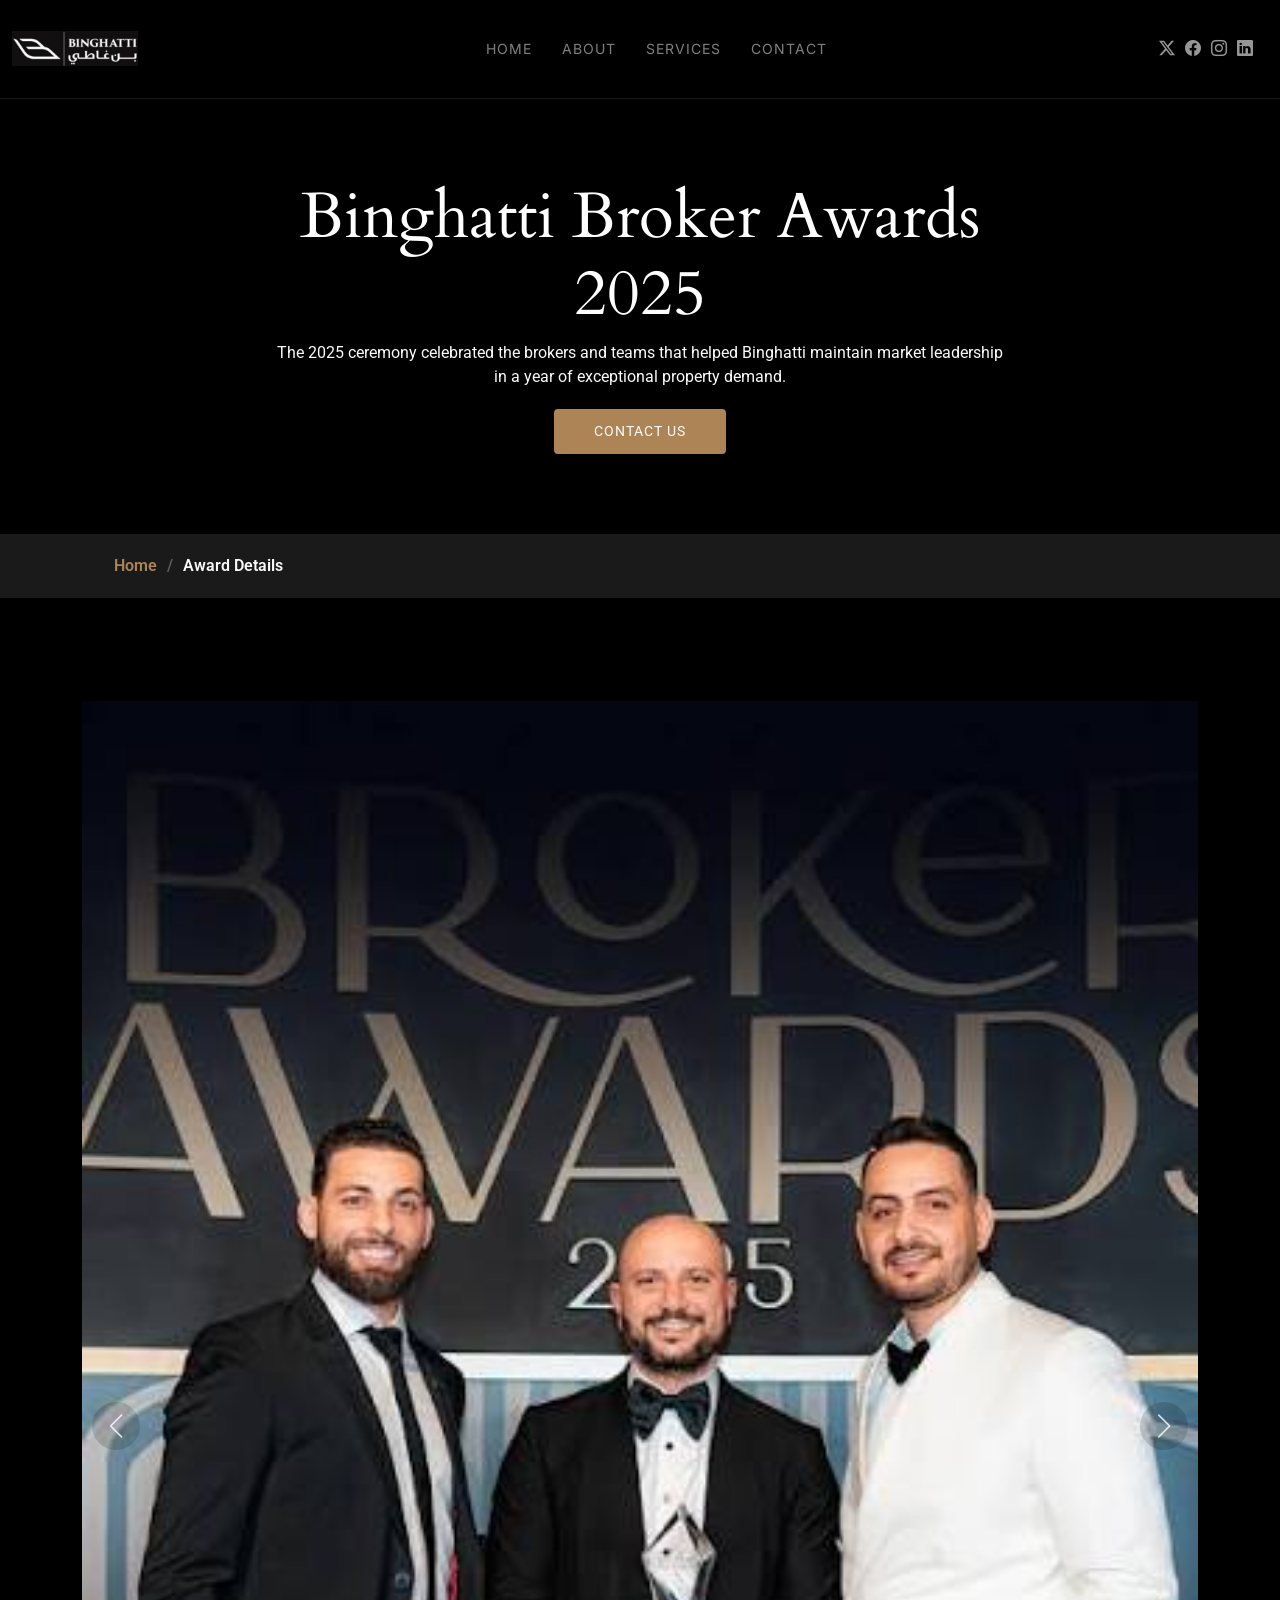
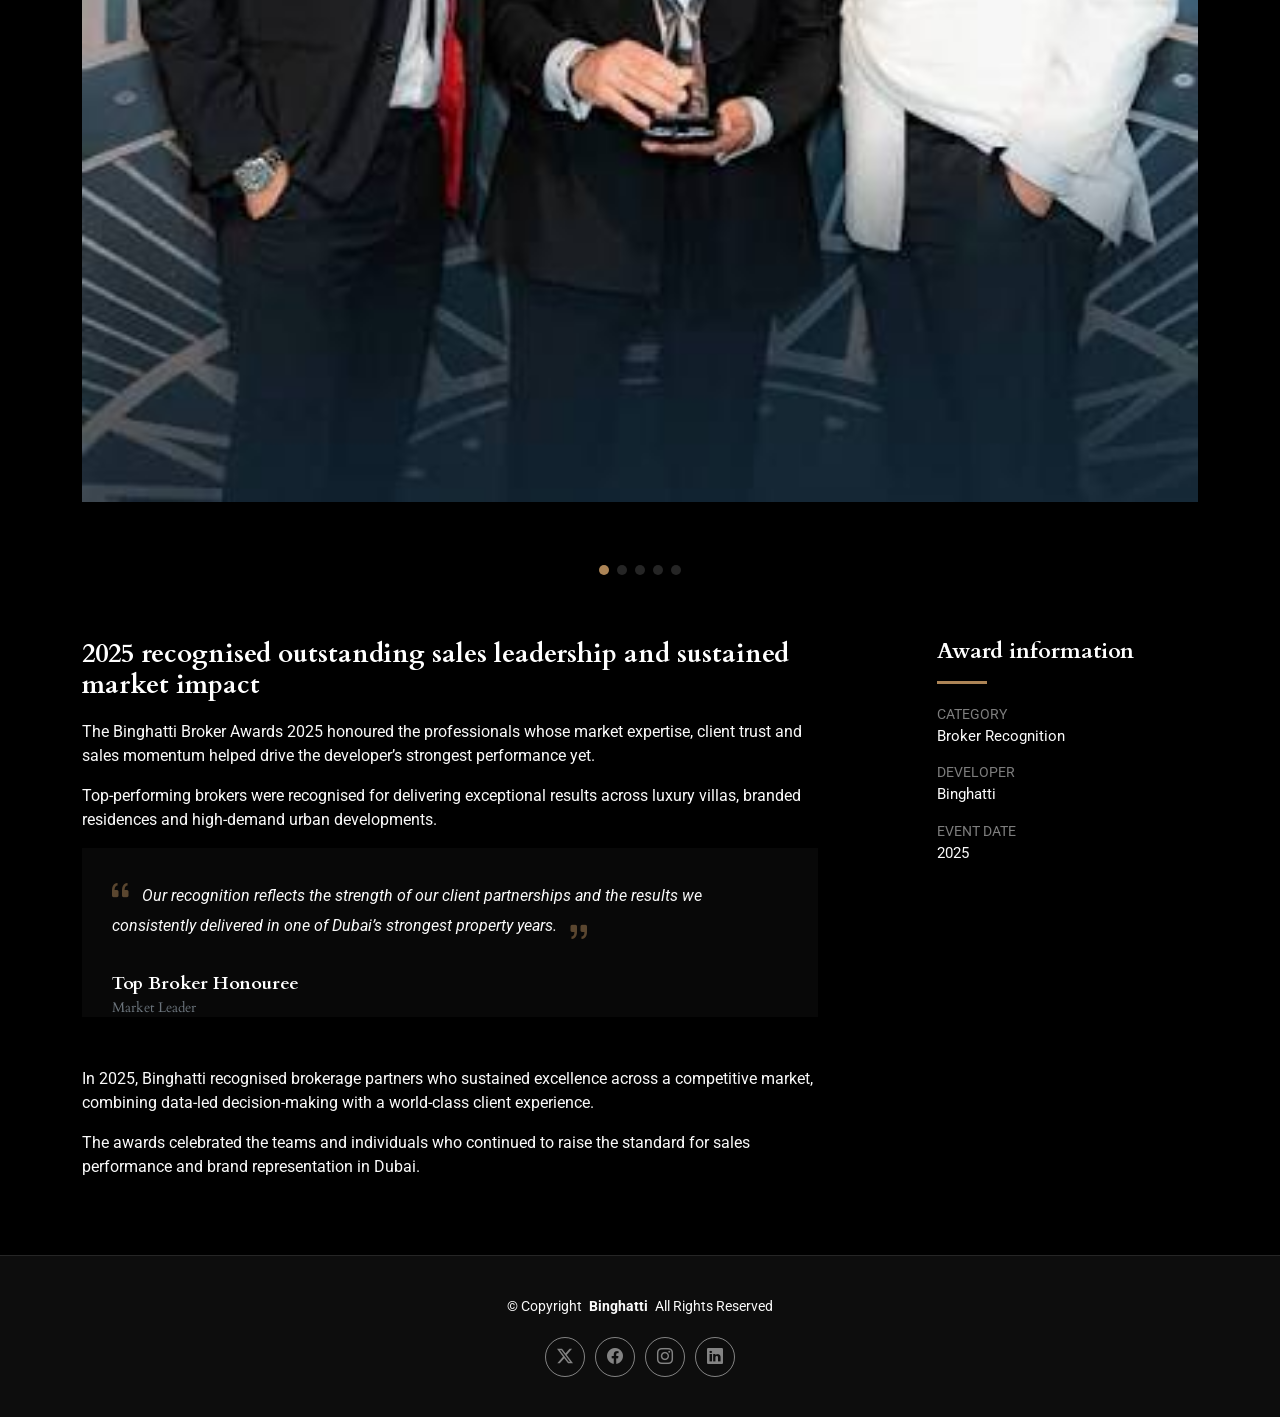
<file: 2025.html>
<!DOCTYPE html>
<html lang="en">

<head>
  <meta charset="utf-8">
  <meta content="width=device-width, initial-scale=1.0" name="viewport">
  <title>Binghatti Broker Awards 2025</title>
  <meta name="description" content="">
  <meta name="keywords" content="">

  <!-- Favicons -->
  <link href="assets/img/favicon.png" rel="icon">
  <link href="assets/img/apple-touch-icon.png" rel="apple-touch-icon">

  <!-- Fonts -->
  <link href="https://fonts.googleapis.com" rel="preconnect">
  <link href="https://fonts.gstatic.com" rel="preconnect" crossorigin>
  <link href="https://fonts.googleapis.com/css2?family=Roboto:ital,wght@0,100;0,300;0,400;0,500;0,700;0,900;1,100;1,300;1,400;1,500;1,700;1,900&family=Inter:wght@100;200;300;400;500;600;700;800;900&family=Cardo:ital,wght@0,400;0,700;1,400;1,700&display=swap" rel="stylesheet">

  <!-- Vendor CSS Files -->
  <link href="assets/vendor/bootstrap/css/bootstrap.min.css" rel="stylesheet">
  <link href="assets/vendor/bootstrap-icons/bootstrap-icons.css" rel="stylesheet">
  <link href="assets/vendor/aos/aos.css" rel="stylesheet">
  <link href="assets/vendor/glightbox/css/glightbox.min.css" rel="stylesheet">
  <link href="assets/vendor/swiper/swiper-bundle.min.css" rel="stylesheet">

  <!-- Main CSS File -->
  <link href="assets/css/main.css" rel="stylesheet">

</head>

<body class="gallery-single-page">

  <header id="header" class="header d-flex align-items-center sticky-top">
    <div class="container-fluid position-relative d-flex align-items-center justify-content-between">

      <a href="index.html" class="logo d-flex align-items-center me-auto me-xl-0">
        <!-- Uncomment the line below if you also wish to use an image logo -->
        <img src="assets/img/logo.png" alt="">
        <!-- <i class="bi bi-camera"></i> -->
        <!-- <h1 class="sitename">Binghatti</h1> -->
      </a>

      <nav id="navmenu" class="navmenu">
        <ul>
          <li><a href="index.html">Home<br></a></li>
          <li><a href="about.html">About</a></li>
          <!-- <li class="dropdown"><a href="gallery.html"><span>Gallery</span> <i class="bi bi-chevron-down toggle-dropdown"></i></a>
            <ul>
              <li><a href="gallery.html">Nature</a></li>
              <li><a href="gallery.html">People</a></li>
              <li><a href="gallery.html">Architecture</a></li>
              <li><a href="gallery.html">Animals</a></li>
              <li><a href="gallery.html">Sports</a></li>
              <li><a href="gallery.html">Travel</a></li>
              <li class="dropdown"><a href="#"><span>Deep Dropdown</span> <i class="bi bi-chevron-down toggle-dropdown"></i></a>
                <ul>
                  <li><a href="#">Deep Dropdown 1</a></li>
                  <li><a href="#">Deep Dropdown 2</a></li>
                  <li><a href="#">Deep Dropdown 3</a></li>
                  <li><a href="#">Deep Dropdown 4</a></li>
                  <li><a href="#">Deep Dropdown 5</a></li>
                </ul>
              </li>
            </ul>
          </li> -->
          <li><a href="services.html">Services</a></li>
          <li><a href="contact.html">Contact</a></li>
        </ul>
        <i class="mobile-nav-toggle d-xl-none bi bi-list"></i>
      </nav>

      <div class="header-social-links">
        <a href="https://x.com/Binghatti" class="twitter"><i class="bi bi-twitter-x"></i></a>
        <a href="https://www.facebook.com/Binghatti/" class="facebook"><i class="bi bi-facebook"></i></a>
        <a href="https://www.instagram.com/binghatti/?hl=en" class="instagram"><i class="bi bi-instagram"></i></a>
        <a href="https://www.linkedin.com/company/binghatti/" class="linkedin"><i class="bi bi-linkedin"></i></a>
      </div>

    </div>
  </header>

  <main class="main">

    <!-- Page Title -->
    <div class="page-title" data-aos="fade">
      <div class="heading">
        <div class="container">
          <div class="row d-flex justify-content-center text-center">
            <div class="col-lg-8">
              <h1>Binghatti Broker Awards 2025</h1>
              <p class="mb-0">The 2025 ceremony celebrated the brokers and teams that helped Binghatti maintain market leadership in a year of exceptional property demand.</p>
              <a href="contact.html" class="cta-btn">Contact Us<br></a>
            </div>
          </div>
        </div>
      </div>
      <nav class="breadcrumbs">
        <div class="container">
          <ol>
            <li><a href="index.html">Home</a></li>
            <li class="current">Award Details</li>
          </ol>
        </div>
      </nav>
    </div><!-- End Page Title -->

    <!-- Gallery Details Section -->
    <section id="gallery-details" class="gallery-details section">

      <div class="container" data-aos="fade-up">

        <div class="portfolio-details-slider swiper init-swiper">
          <script type="application/json" class="swiper-config">
            {
              "loop": true,
              "speed": 600,
              "autoplay": {
                "delay": 5000
              },
              "slidesPerView": "auto",
              "navigation": {
                "nextEl": ".swiper-button-next",
                "prevEl": ".swiper-button-prev"
              },
              "pagination": {
                "el": ".swiper-pagination",
                "type": "bullets",
                "clickable": true
              }
            }
          </script>
          <div class="swiper-wrapper align-items-center">

            <div class="swiper-slide">
              <img src="assets/img/gallery/2025/img (1).jpg" alt="">
            </div>

            <div class="swiper-slide">
              <img src="assets/img/gallery/2025/img (2).jpg" alt="">
            </div>

            <div class="swiper-slide">
              <img src="assets/img/gallery/2025/img (3).jpg" alt="">
            </div>

            <div class="swiper-slide">
              <img src="assets/img/gallery/2025/img (4).jpg" alt="">
            </div>

            <div class="swiper-slide">
              <img src="assets/img/gallery/2025/img (5).jpg" alt="">
            </div>

          </div>
          <div class="swiper-button-prev"></div>
          <div class="swiper-button-next"></div>
          <div class="swiper-pagination"></div>
        </div>

        <div class="row justify-content-between gy-4 mt-4">

          <div class="col-lg-8" data-aos="fade-up">
            <div class="portfolio-description">
              <h2>2025 recognised outstanding sales leadership and sustained market impact</h2>
              <p>
                The Binghatti Broker Awards 2025 honoured the professionals whose market expertise, client trust and sales momentum helped drive the developer’s strongest performance yet.
              </p>
              <p>
                Top-performing brokers were recognised for delivering exceptional results across luxury villas, branded residences and high-demand urban developments.
              </p>

              <div class="testimonial-item">
                <p>
                  <i class="bi bi-quote quote-icon-left"></i>
                  <span>Our recognition reflects the strength of our client partnerships and the results we consistently delivered in one of Dubai’s strongest property years.</span>
                  <i class="bi bi-quote quote-icon-right"></i>
                </p>
                <div>
                  <!-- <img src="assets/img/testimonials/testimonials-2.jpg" class="testimonial-img" alt=""> -->
                  <h3>Top Broker Honouree</h3>
                  <h4>Market Leader</h4>
                </div>
              </div>

              <p>
                In 2025, Binghatti recognised brokerage partners who sustained excellence across a competitive market, combining data-led decision-making with a world-class client experience.
              </p>

              <p>
                The awards celebrated the teams and individuals who continued to raise the standard for sales performance and brand representation in Dubai.
              </p>

            </div>
          </div>

          <div class="col-lg-3" data-aos="fade-up" data-aos-delay="100">
            <div class="portfolio-info">
              <h3>Award information</h3>
              <ul>
                <li><strong>Category</strong> Broker Recognition</li>
                <li><strong>Developer</strong> Binghatti</li>
                <li><strong>Event date</strong> 2025</li>
                <!-- <li><strong>Official site</strong> <a href="https://www.binghatti.com">www.binghatti.com</a></li> -->
                <!-- <li><a href="https://www.binghatti.com" class="btn-visit align-self-start">Visit Website</a></li> -->
              </ul>
            </div>
          </div>

        </div>

      </div>

    </section><!-- /Gallery Details Section -->

  </main>

  <footer id="footer" class="footer">

    <div class="container">
      <div class="copyright text-center ">
        <p>© <span>Copyright</span> <strong class="px-1 sitename">Binghatti</strong> <span>All Rights Reserved</span></p>
      </div>
      <div class="social-links d-flex justify-content-center">
        <a href="https://x.com/Binghatti"><i class="bi bi-twitter-x"></i></a>
        <a href="https://www.facebook.com/Binghatti/"><i class="bi bi-facebook"></i></a>
        <a href="https://www.instagram.com/binghatti/?hl=en"><i class="bi bi-instagram"></i></a>
        <a href="https://www.linkedin.com/company/binghatti/"><i class="bi bi-linkedin"></i></a>
      </div>
      <!-- <div class="credits"> -->
        <!-- All the links in the footer should remain intact. -->
        <!-- You can delete the links only if you've purchased the pro version. -->
        <!-- Licensing information: https://bootstrapmade.com/license/ -->
        <!-- Purchase the pro version with working PHP/AJAX contact form: [buy-url] -->
        <!-- Designed by <a href="https://bootstrapmade.com/">BootstrapMade</a> Distributed by <a href="https://themewagon.com">ThemeWagon</a> -->
      <!-- </div> -->
    </div>

  </footer>

  <!-- Scroll Top -->
  <a href="#" id="scroll-top" class="scroll-top d-flex align-items-center justify-content-center"><i class="bi bi-arrow-up-short"></i></a>

  <!-- Preloader -->
  <div id="preloader">
    <div class="line"></div>
  </div>

  <!-- Vendor JS Files -->
  <script src="assets/vendor/bootstrap/js/bootstrap.bundle.min.js"></script>
  <script src="assets/vendor/php-email-form/validate.js"></script>
  <script src="assets/vendor/aos/aos.js"></script>
  <script src="assets/vendor/glightbox/js/glightbox.min.js"></script>
  <script src="assets/vendor/swiper/swiper-bundle.min.js"></script>

  <!-- Main JS File -->
  <script src="assets/js/main.js"></script>

</body>

</html>
</file>
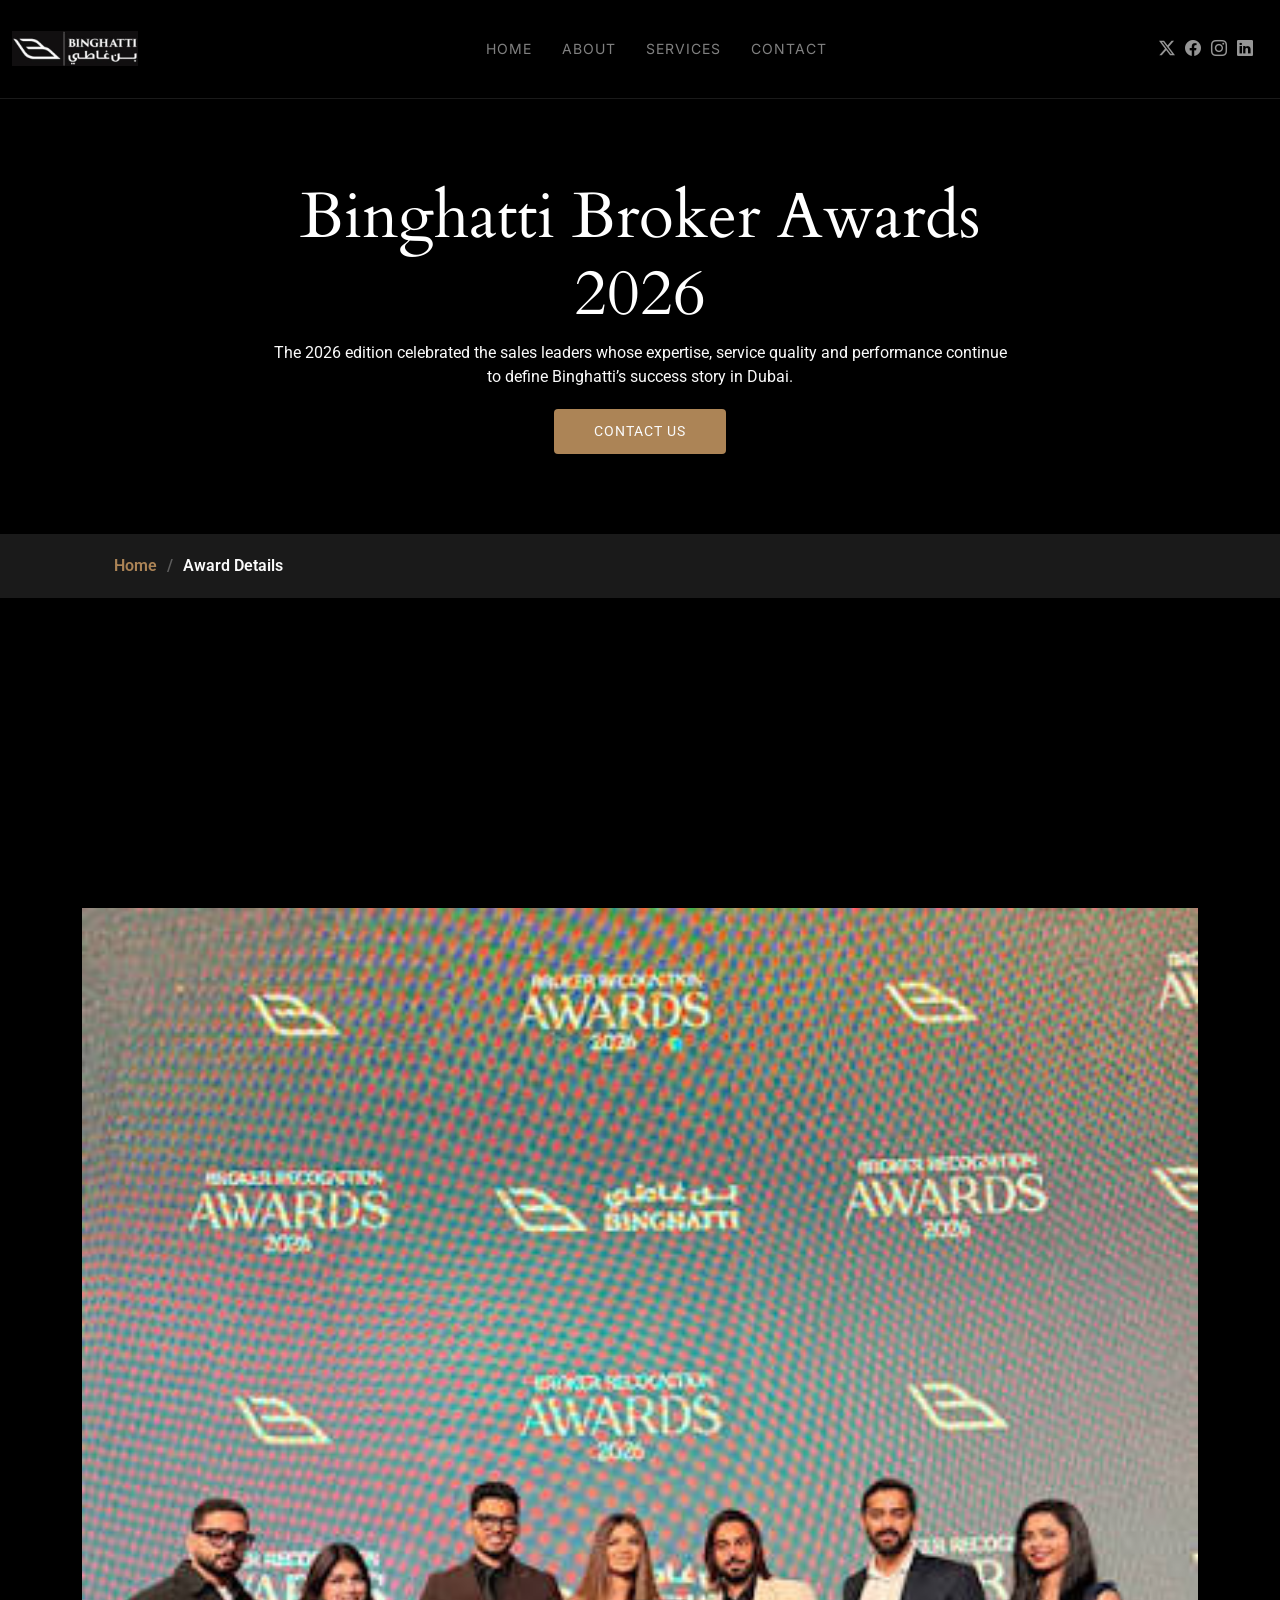
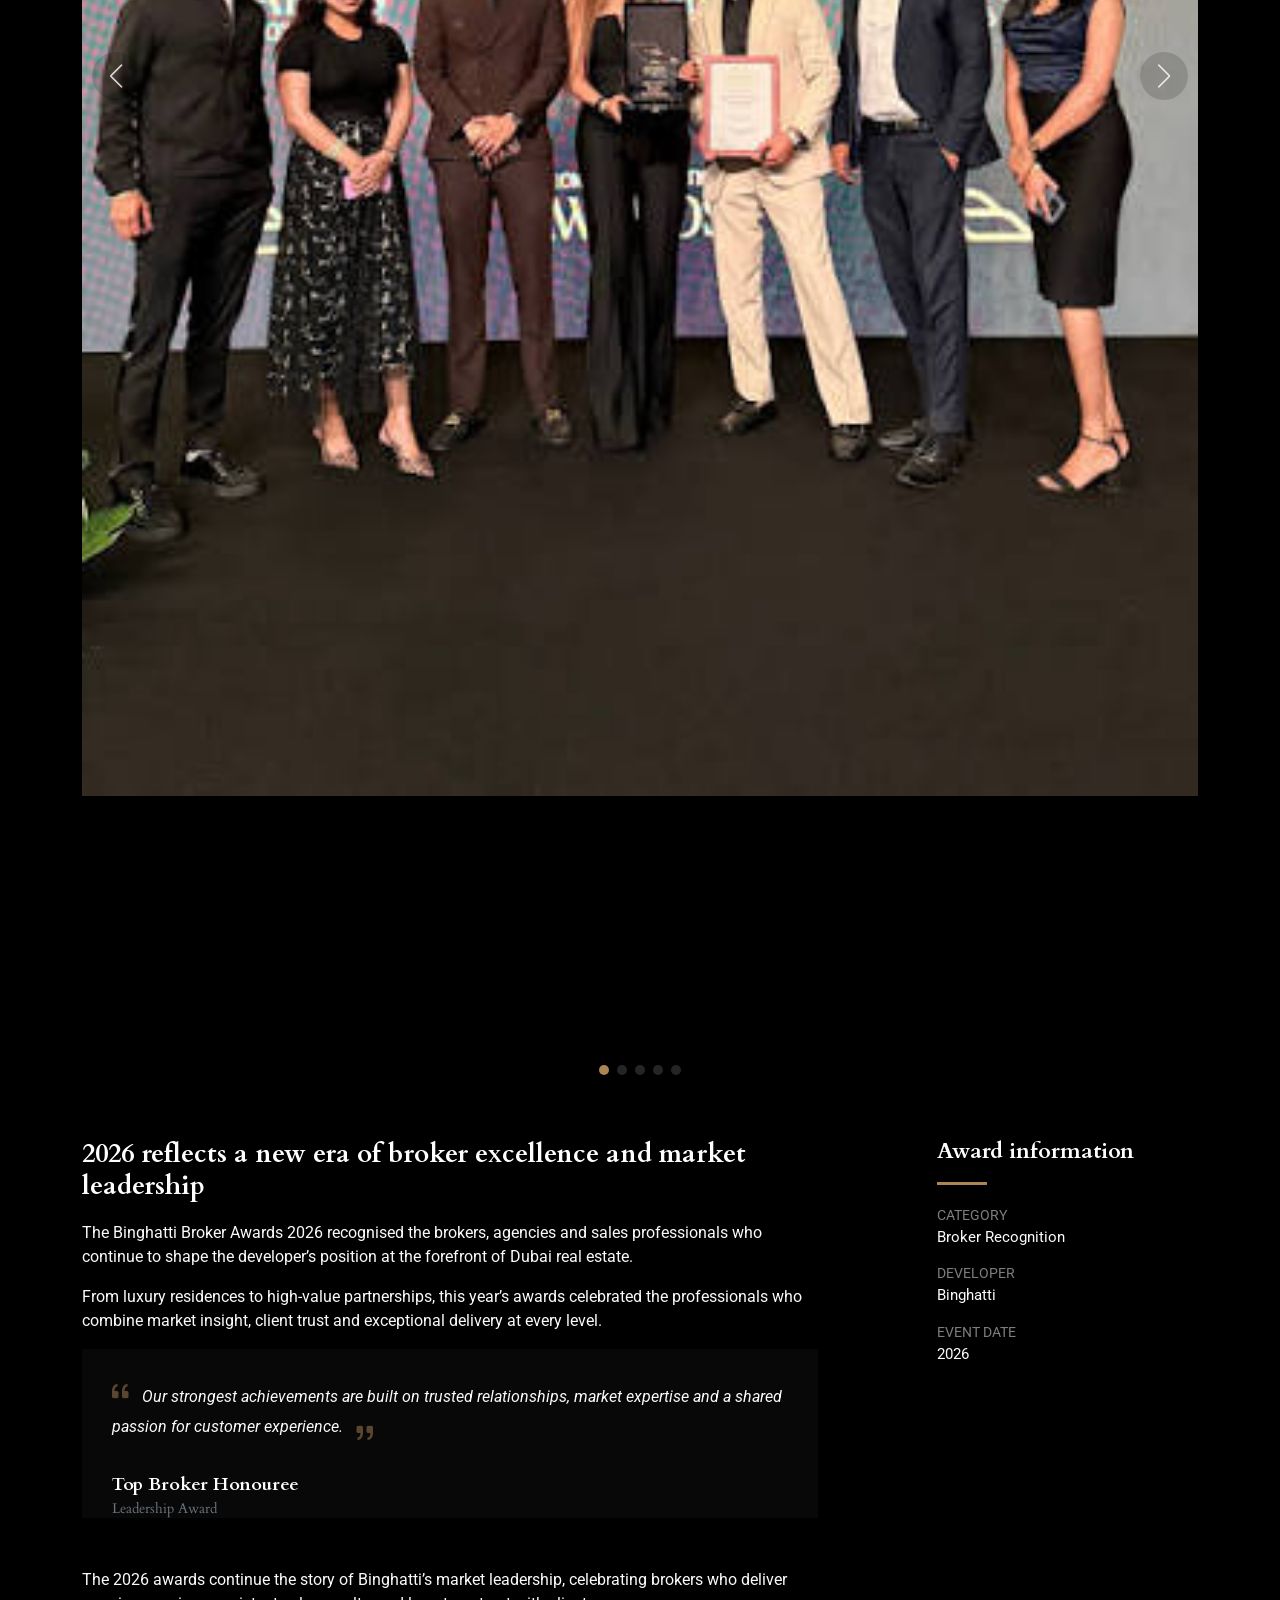
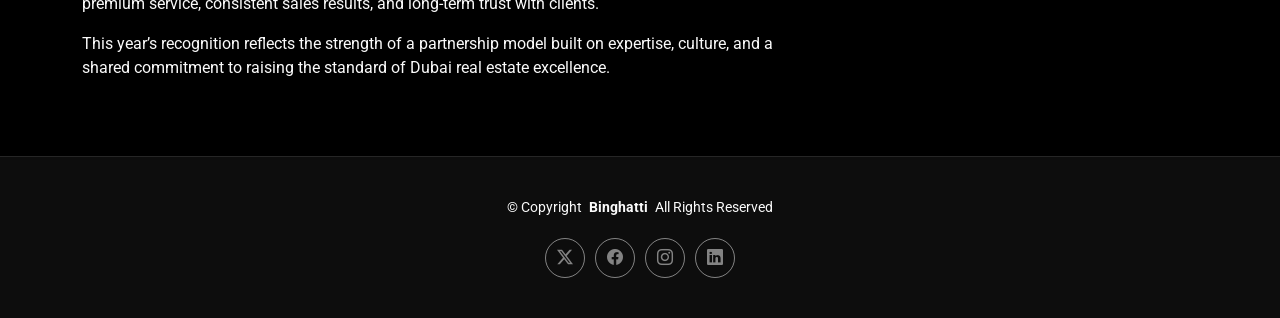
<file: 2026.html>
<!DOCTYPE html>
<html lang="en">

<head>
  <meta charset="utf-8">
  <meta content="width=device-width, initial-scale=1.0" name="viewport">
  <title>Binghatti Broker Awards 2026</title>
  <meta name="description" content="">
  <meta name="keywords" content="">

  <!-- Favicons -->
  <link href="assets/img/favicon.png" rel="icon">
  <link href="assets/img/apple-touch-icon.png" rel="apple-touch-icon">

  <!-- Fonts -->
  <link href="https://fonts.googleapis.com" rel="preconnect">
  <link href="https://fonts.gstatic.com" rel="preconnect" crossorigin>
  <link href="https://fonts.googleapis.com/css2?family=Roboto:ital,wght@0,100;0,300;0,400;0,500;0,700;0,900;1,100;1,300;1,400;1,500;1,700;1,900&family=Inter:wght@100;200;300;400;500;600;700;800;900&family=Cardo:ital,wght@0,400;0,700;1,400;1,700&display=swap" rel="stylesheet">

  <!-- Vendor CSS Files -->
  <link href="assets/vendor/bootstrap/css/bootstrap.min.css" rel="stylesheet">
  <link href="assets/vendor/bootstrap-icons/bootstrap-icons.css" rel="stylesheet">
  <link href="assets/vendor/aos/aos.css" rel="stylesheet">
  <link href="assets/vendor/glightbox/css/glightbox.min.css" rel="stylesheet">
  <link href="assets/vendor/swiper/swiper-bundle.min.css" rel="stylesheet">

  <!-- Main CSS File -->
  <link href="assets/css/main.css" rel="stylesheet">

</head>

<body class="gallery-single-page">

  <header id="header" class="header d-flex align-items-center sticky-top">
    <div class="container-fluid position-relative d-flex align-items-center justify-content-between">

      <a href="index.html" class="logo d-flex align-items-center me-auto me-xl-0">
        <!-- Uncomment the line below if you also wish to use an image logo -->
        <img src="assets/img/logo.png" alt="">
        <!-- <i class="bi bi-camera"></i> -->
        <!-- <h1 class="sitename">Binghatti</h1> -->
      </a>

      <nav id="navmenu" class="navmenu">
        <ul>
          <li><a href="index.html">Home<br></a></li>
          <li><a href="about.html">About</a></li>
          <!-- <li class="dropdown"><a href="gallery.html"><span>Gallery</span> <i class="bi bi-chevron-down toggle-dropdown"></i></a>
            <ul>
              <li><a href="gallery.html">Nature</a></li>
              <li><a href="gallery.html">People</a></li>
              <li><a href="gallery.html">Architecture</a></li>
              <li><a href="gallery.html">Animals</a></li>
              <li><a href="gallery.html">Sports</a></li>
              <li><a href="gallery.html">Travel</a></li>
              <li class="dropdown"><a href="#"><span>Deep Dropdown</span> <i class="bi bi-chevron-down toggle-dropdown"></i></a>
                <ul>
                  <li><a href="#">Deep Dropdown 1</a></li>
                  <li><a href="#">Deep Dropdown 2</a></li>
                  <li><a href="#">Deep Dropdown 3</a></li>
                  <li><a href="#">Deep Dropdown 4</a></li>
                  <li><a href="#">Deep Dropdown 5</a></li>
                </ul>
              </li>
            </ul>
          </li> -->
          <li><a href="services.html">Services</a></li>
          <li><a href="contact.html">Contact</a></li>
        </ul>
        <i class="mobile-nav-toggle d-xl-none bi bi-list"></i>
      </nav>

      <div class="header-social-links">
        <a href="https://x.com/Binghatti" class="twitter"><i class="bi bi-twitter-x"></i></a>
        <a href="https://www.facebook.com/Binghatti/" class="facebook"><i class="bi bi-facebook"></i></a>
        <a href="https://www.instagram.com/binghatti/?hl=en" class="instagram"><i class="bi bi-instagram"></i></a>
        <a href="https://www.linkedin.com/company/binghatti/" class="linkedin"><i class="bi bi-linkedin"></i></a>
      </div>

    </div>
  </header>

  <main class="main">

    <!-- Page Title -->
    <div class="page-title" data-aos="fade">
      <div class="heading">
        <div class="container">
          <div class="row d-flex justify-content-center text-center">
            <div class="col-lg-8">
              <h1>Binghatti Broker Awards 2026</h1>
              <p class="mb-0">The 2026 edition celebrated the sales leaders whose expertise, service quality and performance continue to define Binghatti’s success story in Dubai.</p>
              <a href="contact.html" class="cta-btn">Contact Us<br></a>
            </div>
          </div>
        </div>
      </div>
      <nav class="breadcrumbs">
        <div class="container">
          <ol>
            <li><a href="index.html">Home</a></li>
            <li class="current">Award Details</li>
          </ol>
        </div>
      </nav>
    </div><!-- End Page Title -->

    <!-- Gallery Details Section -->
    <section id="gallery-details" class="gallery-details section">

      <div class="container" data-aos="fade-up">

        <div class="portfolio-details-slider swiper init-swiper">
          <script type="application/json" class="swiper-config">
            {
              "loop": true,
              "speed": 600,
              "autoplay": {
                "delay": 5000
              },
              "slidesPerView": "auto",
              "navigation": {
                "nextEl": ".swiper-button-next",
                "prevEl": ".swiper-button-prev"
              },
              "pagination": {
                "el": ".swiper-pagination",
                "type": "bullets",
                "clickable": true
              }
            }
          </script>
          <div class="swiper-wrapper align-items-center">

            <div class="swiper-slide">
              <img src="assets/img/gallery/2026/img (1).jpg" alt="">
            </div>

            <div class="swiper-slide">
              <img src="assets/img/gallery/2026/img (2).jpg" alt="">
            </div>

            <div class="swiper-slide">
              <img src="assets/img/gallery/2026/img (3).jpg" alt="">
            </div>

            <div class="swiper-slide">
              <img src="assets/img/gallery/2026/img (4).jpg" alt="">
            </div>

            <div class="swiper-slide">
              <img src="assets/img/gallery/2026/img (5).jpg" alt="">
            </div>

          </div>
          <div class="swiper-button-prev"></div>
          <div class="swiper-button-next"></div>
          <div class="swiper-pagination"></div>
        </div>

        <div class="row justify-content-between gy-4 mt-4">

          <div class="col-lg-8" data-aos="fade-up">
            <div class="portfolio-description">
              <h2>2026 reflects a new era of broker excellence and market leadership</h2>
              <p>
                The Binghatti Broker Awards 2026 recognised the brokers, agencies and sales professionals who continue to shape the developer’s position at the forefront of Dubai real estate.
              </p>
              <p>
                From luxury residences to high-value partnerships, this year’s awards celebrated the professionals who combine market insight, client trust and exceptional delivery at every level.
              </p>

              <div class="testimonial-item">
                <p>
                  <i class="bi bi-quote quote-icon-left"></i>
                  <span>Our strongest achievements are built on trusted relationships, market expertise and a shared passion for customer experience.</span>
                  <i class="bi bi-quote quote-icon-right"></i>
                </p>
                <div>
                  <!-- <img src="assets/img/testimonials/testimonials-2.jpg" class="testimonial-img" alt=""> -->
                  <h3>Top Broker Honouree</h3>
                  <h4>Leadership Award</h4>
                </div>
              </div>

              <p>
                The 2026 awards continue the story of Binghatti’s market leadership, celebrating brokers who deliver premium service, consistent sales results, and long-term trust with clients.
              </p>

              <p>
                This year’s recognition reflects the strength of a partnership model built on expertise, culture, and a shared commitment to raising the standard of Dubai real estate excellence.
              </p>

            </div>
          </div>

          <div class="col-lg-3" data-aos="fade-up" data-aos-delay="100">
            <div class="portfolio-info">
              <h3>Award information</h3>
              <ul>
                <li><strong>Category</strong> Broker Recognition</li>
                <li><strong>Developer</strong> Binghatti</li>
                <li><strong>Event date</strong> 2026</li>
                <!-- <li><strong>Official site</strong> <a href="https://www.binghatti.com">www.binghatti.com</a></li>
                <li><a href="https://www.binghatti.com" class="btn-visit align-self-start">Visit Website</a></li> -->
              </ul>
            </div>
          </div>

        </div>

      </div>

    </section><!-- /Gallery Details Section -->

  </main>

  <footer id="footer" class="footer">

    <div class="container">
      <div class="copyright text-center ">
        <p>© <span>Copyright</span> <strong class="px-1 sitename">Binghatti</strong> <span>All Rights Reserved</span></p>
      </div>
      <div class="social-links d-flex justify-content-center">
        <a href="https://x.com/Binghatti"><i class="bi bi-twitter-x"></i></a>
        <a href="https://www.facebook.com/Binghatti/"><i class="bi bi-facebook"></i></a>
        <a href="https://www.instagram.com/binghatti/?hl=en"><i class="bi bi-instagram"></i></a>
        <a href="https://www.linkedin.com/company/binghatti/"><i class="bi bi-linkedin"></i></a>
      </div>
      <!-- <div class="credits"> -->
        <!-- All the links in the footer should remain intact. -->
        <!-- You can delete the links only if you've purchased the pro version. -->
        <!-- Licensing information: https://bootstrapmade.com/license/ -->
        <!-- Purchase the pro version with working PHP/AJAX contact form: [buy-url] -->
        <!-- Designed by <a href="https://bootstrapmade.com/">BootstrapMade</a> Distributed by <a href="https://themewagon.com">ThemeWagon</a> -->
      <!-- </div> -->
    </div>

  </footer>

  <!-- Scroll Top -->
  <a href="#" id="scroll-top" class="scroll-top d-flex align-items-center justify-content-center"><i class="bi bi-arrow-up-short"></i></a>

  <!-- Preloader -->
  <div id="preloader">
    <div class="line"></div>
  </div>

  <!-- Vendor JS Files -->
  <script src="assets/vendor/bootstrap/js/bootstrap.bundle.min.js"></script>
  <script src="assets/vendor/php-email-form/validate.js"></script>
  <script src="assets/vendor/aos/aos.js"></script>
  <script src="assets/vendor/glightbox/js/glightbox.min.js"></script>
  <script src="assets/vendor/swiper/swiper-bundle.min.js"></script>

  <!-- Main JS File -->
  <script src="assets/js/main.js"></script>

</body>

</html>
</file>
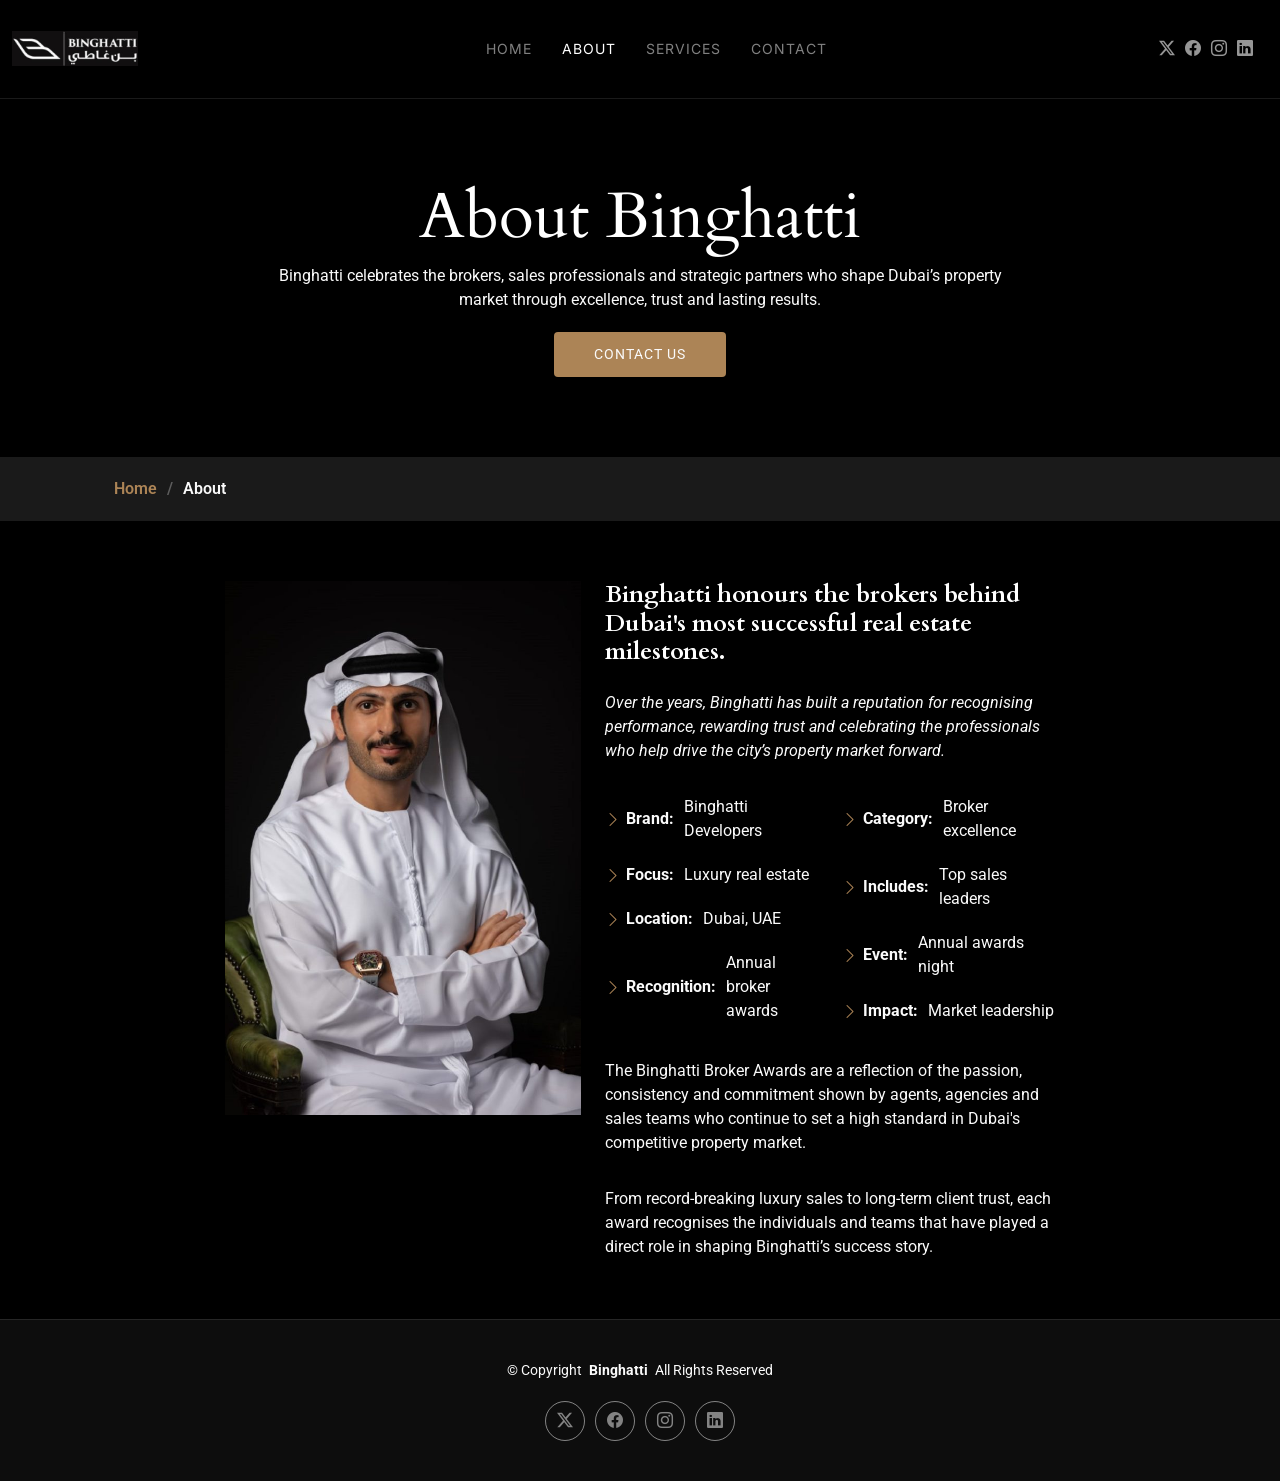
<file: about.html>
<!DOCTYPE html>
<html lang="en">

<head>
  <meta charset="utf-8">
  <meta content="width=device-width, initial-scale=1.0" name="viewport">
  <title>About - Binghatti Broker Awards</title>
  <meta name="description" content="">
  <meta name="keywords" content="">

  <!-- Favicons -->
  <link href="assets/img/favicon.png" rel="icon">
  <link href="assets/img/apple-touch-icon.png" rel="apple-touch-icon">

  <!-- Fonts -->
  <link href="https://fonts.googleapis.com" rel="preconnect">
  <link href="https://fonts.gstatic.com" rel="preconnect" crossorigin>
  <link href="https://fonts.googleapis.com/css2?family=Roboto:ital,wght@0,100;0,300;0,400;0,500;0,700;0,900;1,100;1,300;1,400;1,500;1,700;1,900&family=Inter:wght@100;200;300;400;500;600;700;800;900&family=Cardo:ital,wght@0,400;0,700;1,400;1,700&display=swap" rel="stylesheet">

  <!-- Vendor CSS Files -->
  <link href="assets/vendor/bootstrap/css/bootstrap.min.css" rel="stylesheet">
  <link href="assets/vendor/bootstrap-icons/bootstrap-icons.css" rel="stylesheet">
  <link href="assets/vendor/aos/aos.css" rel="stylesheet">
  <link href="assets/vendor/glightbox/css/glightbox.min.css" rel="stylesheet">
  <link href="assets/vendor/swiper/swiper-bundle.min.css" rel="stylesheet">

  <!-- Main CSS File -->
  <link href="assets/css/main.css" rel="stylesheet">


</head>

<body class="about-page">

  <header id="header" class="header d-flex align-items-center sticky-top">
    <div class="container-fluid position-relative d-flex align-items-center justify-content-between">

      <a href="index.html" class="logo d-flex align-items-center me-auto me-xl-0">
        <!-- Uncomment the line below if you also wish to use an image logo -->
        <img src="assets/img/logo.png" alt="">
        <!-- <i class="bi bi-camera"></i> -->
        <!-- <h1 class="sitename">Binghatti</h1> -->
      </a>

      <nav id="navmenu" class="navmenu">
        <ul>
          <li><a href="index.html">Home<br></a></li>
          <li><a href="about.html" class="active">About</a></li>
          <!-- <li class="dropdown"><a href="gallery.html"><span>Gallery</span> <i class="bi bi-chevron-down toggle-dropdown"></i></a>
            <ul>
              <li><a href="gallery.html">Nature</a></li>
              <li><a href="gallery.html">People</a></li>
              <li><a href="gallery.html">Architecture</a></li>
              <li><a href="gallery.html">Animals</a></li>
              <li><a href="gallery.html">Sports</a></li>
              <li><a href="gallery.html">Travel</a></li>
              <li class="dropdown"><a href="#"><span>Deep Dropdown</span> <i class="bi bi-chevron-down toggle-dropdown"></i></a>
                <ul>
                  <li><a href="#">Deep Dropdown 1</a></li>
                  <li><a href="#">Deep Dropdown 2</a></li>
                  <li><a href="#">Deep Dropdown 3</a></li>
                  <li><a href="#">Deep Dropdown 4</a></li>
                  <li><a href="#">Deep Dropdown 5</a></li>
                </ul>
              </li>
            </ul>
          </li> -->
          <li><a href="services.html">Services</a></li>
          <li><a href="contact.html">Contact</a></li>
        </ul>
        <i class="mobile-nav-toggle d-xl-none bi bi-list"></i>
      </nav>

      <div class="header-social-links">
        <a href="https://x.com/Binghatti" class="twitter"><i class="bi bi-twitter-x"></i></a>
        <a href="https://www.facebook.com/Binghatti/" class="facebook"><i class="bi bi-facebook"></i></a>
        <a href="https://www.instagram.com/binghatti/?hl=en" class="instagram"><i class="bi bi-instagram"></i></a>
        <a href="https://www.linkedin.com/company/binghatti/" class="linkedin"><i class="bi bi-linkedin"></i></a>
      </div>

    </div>
  </header>

  <main class="main">

    <!-- Page Title -->
    <div class="page-title" data-aos="fade">
      <div class="heading">
        <div class="container">
          <div class="row d-flex justify-content-center text-center">
            <div class="col-lg-8">
              <h1>About Binghatti</h1>
              <p class="mb-0">Binghatti celebrates the brokers, sales professionals and strategic partners who shape Dubai’s property market through excellence, trust and lasting results.</p>
              <a href="contact.html" class="cta-btn">Contact Us<br></a>
            </div>
          </div>
        </div>
      </div>
      <nav class="breadcrumbs">
        <div class="container">
          <ol>
            <li><a href="index.html">Home</a></li>
            <li class="current">About</li>
          </ol>
        </div>
      </nav>
    </div><!-- End Page Title -->

    <!-- About Section -->
    <section id="about" class="about section">

      <div class="container" data-aos="fade-up" data-aos-delay="100">

        <div class="row gy-4 justify-content-center">
          <div class="col-lg-4">
            <img src="assets/img/profile-img.jpg" class="img-fluid" alt="">
          </div>
          <div class="col-lg-5 content">
            <h2>Binghatti honours the brokers behind Dubai's most successful real estate milestones.</h2>
            <p class="fst-italic py-3">
              Over the years, Binghatti has built a reputation for recognising performance, rewarding trust and celebrating the professionals who help drive the city’s property market forward.
            </p>
            <div class="row">
              <div class="col-lg-6">
                <ul>
                  <li><i class="bi bi-chevron-right"></i> <strong>Brand:</strong> <span>Binghatti Developers</span></li>
                  <li><i class="bi bi-chevron-right"></i> <strong>Focus:</strong> <span>Luxury real estate</span></li>
                  <li><i class="bi bi-chevron-right"></i> <strong>Location:</strong> <span>Dubai, UAE</span></li>
                  <li><i class="bi bi-chevron-right"></i> <strong>Recognition:</strong> <span>Annual broker awards</span></li>
                </ul>
              </div>
              <div class="col-lg-6">
                <ul>
                  <li><i class="bi bi-chevron-right"></i> <strong>Category:</strong> <span>Broker excellence</span></li>
                  <li><i class="bi bi-chevron-right"></i> <strong>Includes:</strong> <span>Top sales leaders</span></li>
                  <li><i class="bi bi-chevron-right"></i> <strong>Event:</strong> <span>Annual awards night</span></li>
                  <li><i class="bi bi-chevron-right"></i> <strong>Impact:</strong> <span>Market leadership</span></li>
                </ul>
              </div>
            </div>
            <p class="py-3">
              The Binghatti Broker Awards are a reflection of the passion, consistency and commitment shown by agents, agencies and sales teams who continue to set a high standard in Dubai's competitive property market.
            </p>
            <p class="m-0">
              From record-breaking luxury sales to long-term client trust, each award recognises the individuals and teams that have played a direct role in shaping Binghatti’s success story.
            </p>
          </div>
        </div>

      </div>

    </section><!-- /About Section -->

    

  </main>

  <footer id="footer" class="footer">

    <div class="container">
      <div class="copyright text-center ">
        <p>© <span>Copyright</span> <strong class="px-1 sitename">Binghatti</strong> <span>All Rights Reserved</span></p>
      </div>
      <div class="social-links d-flex justify-content-center">
        <a href="https://x.com/Binghatti"><i class="bi bi-twitter-x"></i></a>
        <a href="https://www.facebook.com/Binghatti/"><i class="bi bi-facebook"></i></a>
        <a href="https://www.instagram.com/binghatti/?hl=en"><i class="bi bi-instagram"></i></a>
        <a href="https://www.linkedin.com/company/binghatti/"><i class="bi bi-linkedin"></i></a>
      </div>
      <!-- <div class="credits"> -->
        <!-- All the links in the footer should remain intact. -->
        <!-- You can delete the links only if you've purchased the pro version. -->
        <!-- Licensing information: https://bootstrapmade.com/license/ -->
        <!-- Purchase the pro version with working PHP/AJAX contact form: [buy-url] -->
        <!-- Designed by <a href="https://bootstrapmade.com/">BootstrapMade</a> Distributed by <a href="https://themewagon.com">ThemeWagon</a> -->

      <!-- </div> -->
    </div>

  </footer>

  <!-- Scroll Top -->
  <a href="#" id="scroll-top" class="scroll-top d-flex align-items-center justify-content-center"><i class="bi bi-arrow-up-short"></i></a>

  <!-- Preloader -->
  <div id="preloader">
    <div class="line"></div>
  </div>

  <!-- Vendor JS Files -->
  <script src="assets/vendor/bootstrap/js/bootstrap.bundle.min.js"></script>
  <script src="assets/vendor/php-email-form/validate.js"></script>
  <script src="assets/vendor/aos/aos.js"></script>
  <script src="assets/vendor/glightbox/js/glightbox.min.js"></script>
  <script src="assets/vendor/swiper/swiper-bundle.min.js"></script>

  <!-- Main JS File -->
  <script src="assets/js/main.js"></script>

</body>

</html>
</file>
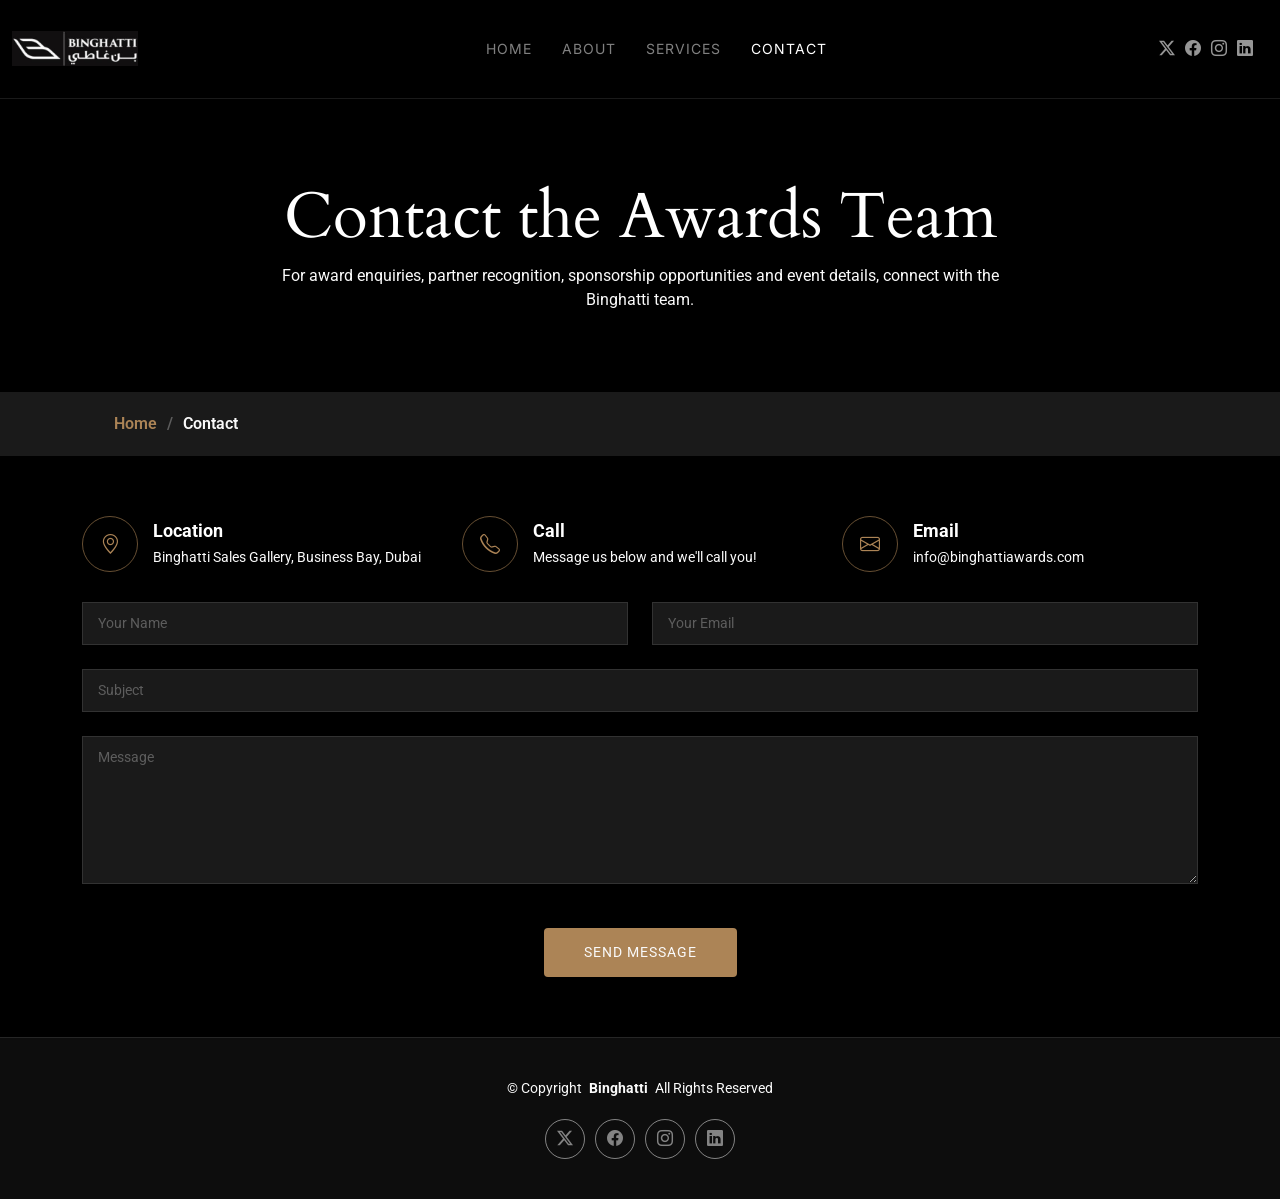
<file: contact.html>
<!DOCTYPE html>
<html lang="en">

<head>
  <meta charset="utf-8">
  <meta content="width=device-width, initial-scale=1.0" name="viewport">
  <title>Contact - Binghatti Broker Awards</title>
  <meta name="description" content="">
  <meta name="keywords" content="">

  <!-- Favicons -->
  <link href="assets/img/favicon.png" rel="icon">
  <link href="assets/img/apple-touch-icon.png" rel="apple-touch-icon">

  <!-- Fonts -->
  <link href="https://fonts.googleapis.com" rel="preconnect">
  <link href="https://fonts.gstatic.com" rel="preconnect" crossorigin>
  <link href="https://fonts.googleapis.com/css2?family=Roboto:ital,wght@0,100;0,300;0,400;0,500;0,700;0,900;1,100;1,300;1,400;1,500;1,700;1,900&family=Inter:wght@100;200;300;400;500;600;700;800;900&family=Cardo:ital,wght@0,400;0,700;1,400;1,700&display=swap" rel="stylesheet">

  <!-- Vendor CSS Files -->
  <link href="assets/vendor/bootstrap/css/bootstrap.min.css" rel="stylesheet">
  <link href="assets/vendor/bootstrap-icons/bootstrap-icons.css" rel="stylesheet">
  <link href="assets/vendor/aos/aos.css" rel="stylesheet">
  <link href="assets/vendor/glightbox/css/glightbox.min.css" rel="stylesheet">
  <link href="assets/vendor/swiper/swiper-bundle.min.css" rel="stylesheet">

  <!-- Main CSS File -->
  <link href="assets/css/main.css" rel="stylesheet">

</head>

<body class="contact-page">

  <header id="header" class="header d-flex align-items-center sticky-top">
    <div class="container-fluid position-relative d-flex align-items-center justify-content-between">

      <a href="index.html" class="logo d-flex align-items-center me-auto me-xl-0">
        <!-- Uncomment the line below if you also wish to use an image logo -->
        <img src="assets/img/logo.png" alt="">
        <!-- <i class="bi bi-camera"></i> -->
        <!-- <h1 class="sitename">Binghatti</h1> -->
      </a>

      <nav id="navmenu" class="navmenu">
        <ul>
          <li><a href="index.html">Home<br></a></li>
          <li><a href="about.html">About</a></li>
          <!-- <li class="dropdown"><a href="gallery.html"><span>Gallery</span> <i class="bi bi-chevron-down toggle-dropdown"></i></a>
            <ul>
              <li><a href="gallery.html">Nature</a></li>
              <li><a href="gallery.html">People</a></li>
              <li><a href="gallery.html">Architecture</a></li>
              <li><a href="gallery.html">Animals</a></li>
              <li><a href="gallery.html">Sports</a></li>
              <li><a href="gallery.html">Travel</a></li>
              <li class="dropdown"><a href="#"><span>Deep Dropdown</span> <i class="bi bi-chevron-down toggle-dropdown"></i></a>
                <ul>
                  <li><a href="#">Deep Dropdown 1</a></li>
                  <li><a href="#">Deep Dropdown 2</a></li>
                  <li><a href="#">Deep Dropdown 3</a></li>
                  <li><a href="#">Deep Dropdown 4</a></li>
                  <li><a href="#">Deep Dropdown 5</a></li>
                </ul>
              </li>
            </ul>
          </li> -->
          <li><a href="services.html">Services</a></li>
          <li><a href="contact.html" class="active">Contact</a></li>
        </ul>
        <i class="mobile-nav-toggle d-xl-none bi bi-list"></i>
      </nav>

      <div class="header-social-links">
        <a href="https://x.com/Binghatti" class="twitter"><i class="bi bi-twitter-x"></i></a>
        <a href="https://www.facebook.com/Binghatti/" class="facebook"><i class="bi bi-facebook"></i></a>
        <a href="https://www.instagram.com/binghatti/?hl=en" class="instagram"><i class="bi bi-instagram"></i></a>
        <a href="https://www.linkedin.com/company/binghatti/" class="linkedin"><i class="bi bi-linkedin"></i></a>
      </div>

    </div>
  </header>

  <main class="main">

    <!-- Page Title -->
    <div class="page-title" data-aos="fade">
      <div class="heading">
        <div class="container">
          <div class="row d-flex justify-content-center text-center">
            <div class="col-lg-8">
              <h1>Contact the Awards Team</h1>
              <p class="mb-0">For award enquiries, partner recognition, sponsorship opportunities and event details, connect with the Binghatti team.</p>
            </div>
          </div>
        </div>
      </div>
      <nav class="breadcrumbs">
        <div class="container">
          <ol>
            <li><a href="index.html">Home</a></li>
            <li class="current">Contact</li>
          </ol>
        </div>
      </nav>
    </div><!-- End Page Title -->

    <!-- Contact Section -->
    <section id="contact" class="contact section">

      <div class="container" data-aos="fade-up" data-aos-delay="100">

        <div class="info-wrap" data-aos="fade-up" data-aos-delay="200">
          <div class="row gy-5">

            <div class="col-lg-4">
              <div class="info-item d-flex align-items-center">
                <i class="bi bi-geo-alt flex-shrink-0"></i>
                <div>
                  <h3>Location</h3>
                  <p>Binghatti Sales Gallery, Business Bay, Dubai</p>
                </div>
              </div>
            </div><!-- End Info Item -->

            <div class="col-lg-4">
              <div class="info-item d-flex align-items-center">
                <i class="bi bi-telephone flex-shrink-0"></i>
                <div>
                  <h3>Call</h3>
                  <p>Message us below and we'll call you!</p>
                </div>
              </div>
            </div><!-- End Info Item -->

            <div class="col-lg-4">
              <div class="info-item d-flex align-items-center">
                <i class="bi bi-envelope flex-shrink-0"></i>
                <div>
                  <h3>Email</h3>
                  <p>info@binghattiawards.com</p>
                </div>
              </div>
            </div><!-- End Info Item -->

          </div>
        </div>

        <form action="forms/contact.php" method="post" class="php-email-form" data-aos="fade-up" data-aos-delay="300">
          <div class="row gy-4">

            <div class="col-md-6">
              <input type="text" name="name" class="form-control" placeholder="Your Name" required="">
            </div>

            <div class="col-md-6 ">
              <input type="email" class="form-control" name="email" placeholder="Your Email" required="">
            </div>

            <div class="col-md-12">
              <input type="text" class="form-control" name="subject" placeholder="Subject" required="">
            </div>

            <div class="col-md-12">
              <textarea class="form-control" name="message" rows="6" placeholder="Message" required=""></textarea>
            </div>

            <div class="col-md-12 text-center">
              <div class="loading">Loading</div>
              <div class="error-message"></div>
              <div class="sent-message">Your message has been sent. Thank you!</div>

              <button type="submit">Send Message</button>
            </div>

          </div>
        </form><!-- End Contact Form -->

      </div>

    </section><!-- /Contact Section -->

  </main>

  <footer id="footer" class="footer">

    <div class="container">
      <div class="copyright text-center ">
        <p>© <span>Copyright</span> <strong class="px-1 sitename">Binghatti</strong> <span>All Rights Reserved</span></p>
      </div>
      <div class="social-links d-flex justify-content-center">
        <a href="https://x.com/Binghatti"><i class="bi bi-twitter-x"></i></a>
        <a href="https://www.facebook.com/Binghatti/"><i class="bi bi-facebook"></i></a>
        <a href="https://www.instagram.com/binghatti/?hl=en"><i class="bi bi-instagram"></i></a>
        <a href="https://www.linkedin.com/company/binghatti/"><i class="bi bi-linkedin"></i></a>
      </div>
      <!-- <div class="credits"> -->
        <!-- All the links in the footer should remain intact. -->
        <!-- You can delete the links only if you've purchased the pro version. -->
        <!-- Licensing information: https://bootstrapmade.com/license/ -->
        <!-- Purchase the pro version with working PHP/AJAX contact form: [buy-url] -->
        <!-- Designed by <a href="https://bootstrapmade.com/">BootstrapMade</a> Distributed by <a href="https://themewagon.com">ThemeWagon</a> -->
      <!-- </div> -->
    </div>

  </footer>

  <!-- Scroll Top -->
  <a href="#" id="scroll-top" class="scroll-top d-flex align-items-center justify-content-center"><i class="bi bi-arrow-up-short"></i></a>

  <!-- Preloader -->
  <div id="preloader">
    <div class="line"></div>
  </div>

  <!-- Vendor JS Files -->
  <script src="assets/vendor/bootstrap/js/bootstrap.bundle.min.js"></script>
  <script src="assets/vendor/php-email-form/validate.js"></script>
  <script src="assets/vendor/aos/aos.js"></script>
  <script src="assets/vendor/glightbox/js/glightbox.min.js"></script>
  <script src="assets/vendor/swiper/swiper-bundle.min.js"></script>

  <!-- Main JS File -->
  <script src="assets/js/main.js"></script>

</body>

</html>
</file>
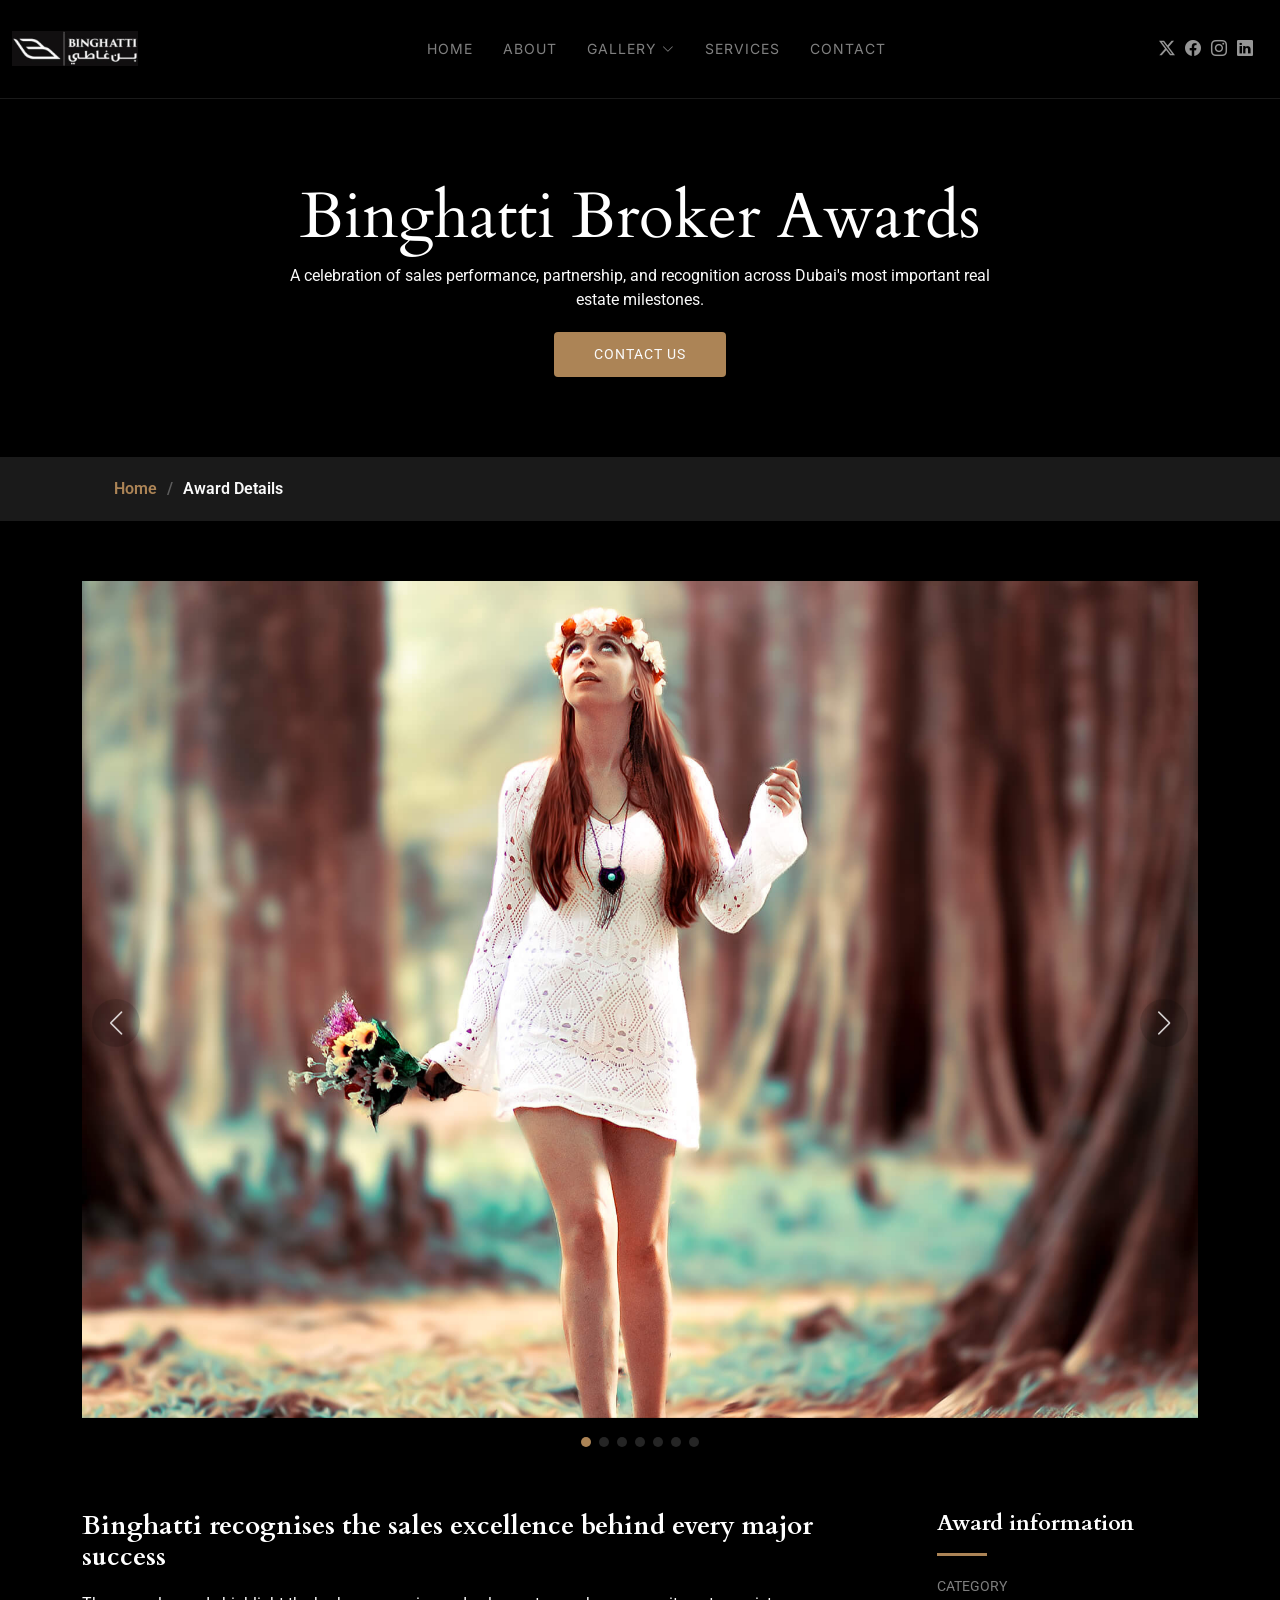
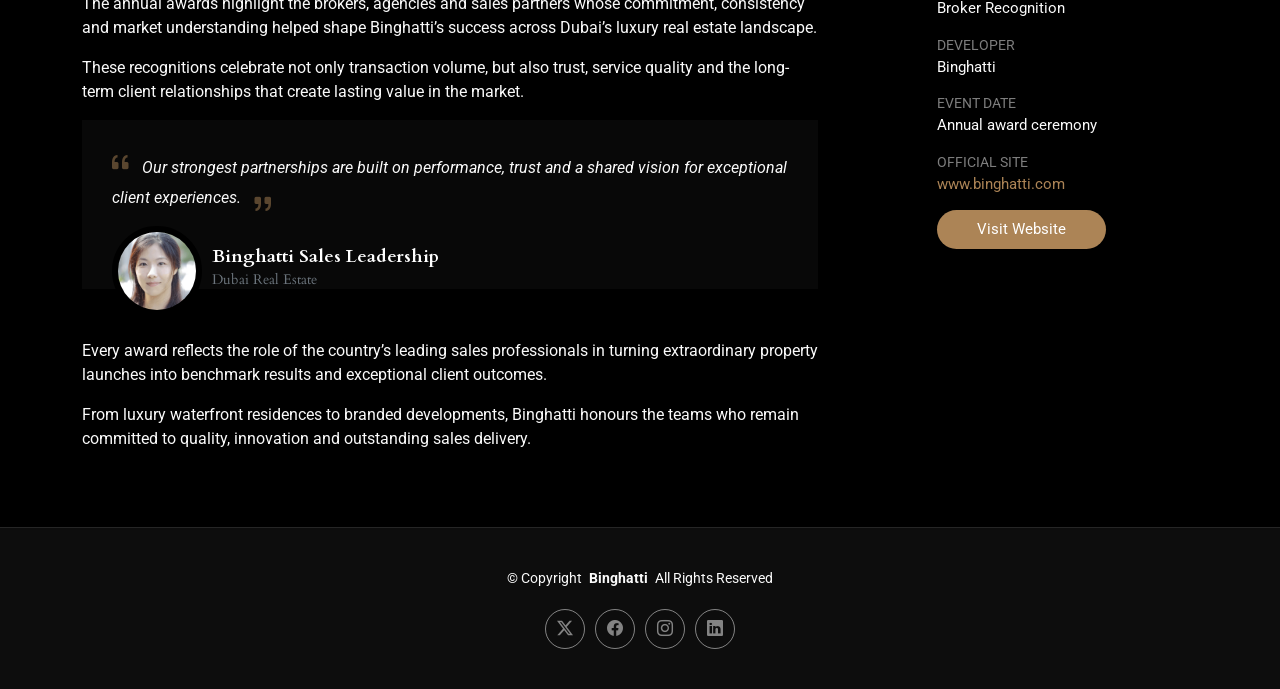
<file: gallery-single.html>
<!DOCTYPE html>
<html lang="en">

<head>
  <meta charset="utf-8">
  <meta content="width=device-width, initial-scale=1.0" name="viewport">
  <title>Award Details - Binghatti Broker Awards</title>
  <meta name="description" content="">
  <meta name="keywords" content="">

  <!-- Favicons -->
  <link href="assets/img/favicon.png" rel="icon">
  <link href="assets/img/apple-touch-icon.png" rel="apple-touch-icon">

  <!-- Fonts -->
  <link href="https://fonts.googleapis.com" rel="preconnect">
  <link href="https://fonts.gstatic.com" rel="preconnect" crossorigin>
  <link href="https://fonts.googleapis.com/css2?family=Roboto:ital,wght@0,100;0,300;0,400;0,500;0,700;0,900;1,100;1,300;1,400;1,500;1,700;1,900&family=Inter:wght@100;200;300;400;500;600;700;800;900&family=Cardo:ital,wght@0,400;0,700;1,400;1,700&display=swap" rel="stylesheet">

  <!-- Vendor CSS Files -->
  <link href="assets/vendor/bootstrap/css/bootstrap.min.css" rel="stylesheet">
  <link href="assets/vendor/bootstrap-icons/bootstrap-icons.css" rel="stylesheet">
  <link href="assets/vendor/aos/aos.css" rel="stylesheet">
  <link href="assets/vendor/glightbox/css/glightbox.min.css" rel="stylesheet">
  <link href="assets/vendor/swiper/swiper-bundle.min.css" rel="stylesheet">

  <!-- Main CSS File -->
  <link href="assets/css/main.css" rel="stylesheet">

  <!-- =======================================================
  * Binghatti Broker Awards Showcase
  * Annual recognition pages for top-performing Dubai sales partners
  * Updated: Oct 19 2026
  ======================================================== -->
</head>

<body class="gallery-single-page">

  <header id="header" class="header d-flex align-items-center sticky-top">
    <div class="container-fluid position-relative d-flex align-items-center justify-content-between">

      <a href="index.html" class="logo d-flex align-items-center me-auto me-xl-0">
        <!-- Uncomment the line below if you also wish to use an image logo -->
        <img src="assets/img/logo.png" alt="">
        <!-- <i class="bi bi-camera"></i> -->
        <!-- <h1 class="sitename">Binghatti</h1> -->
      </a>

      <nav id="navmenu" class="navmenu">
        <ul>
          <li><a href="index.html">Home<br></a></li>
          <li><a href="about.html">About</a></li>
          <li class="dropdown"><a href="gallery.html"><span>Gallery</span> <i class="bi bi-chevron-down toggle-dropdown"></i></a>
            <ul>
              <li><a href="gallery.html">Nature</a></li>
              <li><a href="gallery.html">People</a></li>
              <li><a href="gallery.html">Architecture</a></li>
              <li><a href="gallery.html">Animals</a></li>
              <li><a href="gallery.html">Sports</a></li>
              <li><a href="gallery.html">Travel</a></li>
              <li class="dropdown"><a href="#"><span>Deep Dropdown</span> <i class="bi bi-chevron-down toggle-dropdown"></i></a>
                <ul>
                  <li><a href="#">Deep Dropdown 1</a></li>
                  <li><a href="#">Deep Dropdown 2</a></li>
                  <li><a href="#">Deep Dropdown 3</a></li>
                  <li><a href="#">Deep Dropdown 4</a></li>
                  <li><a href="#">Deep Dropdown 5</a></li>
                </ul>
              </li>
            </ul>
          </li>
          <li><a href="services.html">Services</a></li>
          <li><a href="contact.html">Contact</a></li>
        </ul>
        <i class="mobile-nav-toggle d-xl-none bi bi-list"></i>
      </nav>

      <div class="header-social-links">
        <a href="https://x.com/Binghatti" class="twitter"><i class="bi bi-twitter-x"></i></a>
        <a href="https://www.facebook.com/Binghatti/" class="facebook"><i class="bi bi-facebook"></i></a>
        <a href="https://www.instagram.com/binghatti/?hl=en" class="instagram"><i class="bi bi-instagram"></i></a>
        <a href="https://www.linkedin.com/company/binghatti/" class="linkedin"><i class="bi bi-linkedin"></i></a>
      </div>

    </div>
  </header>

  <main class="main">

    <!-- Page Title -->
    <div class="page-title" data-aos="fade">
      <div class="heading">
        <div class="container">
          <div class="row d-flex justify-content-center text-center">
            <div class="col-lg-8">
              <h1>Binghatti Broker Awards</h1>
              <p class="mb-0">A celebration of sales performance, partnership, and recognition across Dubai's most important real estate milestones.</p>
              <a href="contact.html" class="cta-btn">Contact Us<br></a>
            </div>
          </div>
        </div>
      </div>
      <nav class="breadcrumbs">
        <div class="container">
          <ol>
            <li><a href="index.html">Home</a></li>
            <li class="current">Award Details</li>
          </ol>
        </div>
      </nav>
    </div><!-- End Page Title -->

    <!-- Gallery Details Section -->
    <section id="gallery-details" class="gallery-details section">

      <div class="container" data-aos="fade-up">

        <div class="portfolio-details-slider swiper init-swiper">
          <script type="application/json" class="swiper-config">
            {
              "loop": true,
              "speed": 600,
              "autoplay": {
                "delay": 5000
              },
              "slidesPerView": "auto",
              "navigation": {
                "nextEl": ".swiper-button-next",
                "prevEl": ".swiper-button-prev"
              },
              "pagination": {
                "el": ".swiper-pagination",
                "type": "bullets",
                "clickable": true
              }
            }
          </script>
          <div class="swiper-wrapper align-items-center">

            <div class="swiper-slide">
              <img src="assets/img/gallery/gallery-8.jpg" alt="">
            </div>

            <div class="swiper-slide">
              <img src="assets/img/gallery/gallery-9.jpg" alt="">
            </div>

            <div class="swiper-slide">
              <img src="assets/img/gallery/gallery-10.jpg" alt="">
            </div>

            <div class="swiper-slide">
              <img src="assets/img/gallery/gallery-11.jpg" alt="">
            </div>

            <div class="swiper-slide">
              <img src="assets/img/gallery/gallery-12.jpg" alt="">
            </div>

            <div class="swiper-slide">
              <img src="assets/img/gallery/gallery-13.jpg" alt="">
            </div>

            <div class="swiper-slide">
              <img src="assets/img/gallery/gallery-14.jpg" alt="">
            </div>

          </div>
          <div class="swiper-button-prev"></div>
          <div class="swiper-button-next"></div>
          <div class="swiper-pagination"></div>
        </div>

        <div class="row justify-content-between gy-4 mt-4">

          <div class="col-lg-8" data-aos="fade-up">
            <div class="portfolio-description">
              <h2>Binghatti recognises the sales excellence behind every major success</h2>
              <p>
                The annual awards highlight the brokers, agencies and sales partners whose commitment, consistency and market understanding helped shape Binghatti’s success across Dubai’s luxury real estate landscape.
              </p>
              <p>
                These recognitions celebrate not only transaction volume, but also trust, service quality and the long-term client relationships that create lasting value in the market.
              </p>

              <div class="testimonial-item">
                <p>
                  <i class="bi bi-quote quote-icon-left"></i>
                  <span>Our strongest partnerships are built on performance, trust and a shared vision for exceptional client experiences.</span>
                  <i class="bi bi-quote quote-icon-right"></i>
                </p>
                <div>
                  <img src="assets/img/testimonials/testimonials-2.jpg" class="testimonial-img" alt="">
                  <h3>Binghatti Sales Leadership</h3>
                  <h4>Dubai Real Estate</h4>
                </div>
              </div>

              <p>
                Every award reflects the role of the country’s leading sales professionals in turning extraordinary property launches into benchmark results and exceptional client outcomes.
              </p>

              <p>
                From luxury waterfront residences to branded developments, Binghatti honours the teams who remain committed to quality, innovation and outstanding sales delivery.
              </p>

            </div>
          </div>

          <div class="col-lg-3" data-aos="fade-up" data-aos-delay="100">
            <div class="portfolio-info">
              <h3>Award information</h3>
              <ul>
                <li><strong>Category</strong> Broker Recognition</li>
                <li><strong>Developer</strong> Binghatti</li>
                <li><strong>Event date</strong> Annual award ceremony</li>
                <li><strong>Official site</strong> <a href="https://www.binghatti.com">www.binghatti.com</a></li>
                <li><a href="https://www.binghatti.com" class="btn-visit align-self-start">Visit Website</a></li>
              </ul>
            </div>
          </div>

        </div>

      </div>

    </section><!-- /Gallery Details Section -->

  </main>

  <footer id="footer" class="footer">

    <div class="container">
      <div class="copyright text-center ">
        <p>© <span>Copyright</span> <strong class="px-1 sitename">Binghatti</strong> <span>All Rights Reserved</span></p>
      </div>
      <div class="social-links d-flex justify-content-center">
        <a href="https://x.com/Binghatti"><i class="bi bi-twitter-x"></i></a>
        <a href="https://www.facebook.com/Binghatti/"><i class="bi bi-facebook"></i></a>
        <a href="https://www.instagram.com/binghatti/?hl=en"><i class="bi bi-instagram"></i></a>
        <a href="https://www.linkedin.com/company/binghatti/"><i class="bi bi-linkedin"></i></a>
      </div>
      <!-- <div class="credits"> -->
        <!-- All the links in the footer should remain intact. -->
        <!-- You can delete the links only if you've purchased the pro version. -->
        <!-- Licensing information: https://bootstrapmade.com/license/ -->
        <!-- Purchase the pro version with working PHP/AJAX contact form: [buy-url] -->
        <!-- Designed by <a href="https://bootstrapmade.com/">BootstrapMade</a> Distributed by <a href="https://themewagon.com">ThemeWagon</a> -->
      <!-- </div> -->
    </div>

  </footer>

  <!-- Scroll Top -->
  <a href="#" id="scroll-top" class="scroll-top d-flex align-items-center justify-content-center"><i class="bi bi-arrow-up-short"></i></a>

  <!-- Preloader -->
  <div id="preloader">
    <div class="line"></div>
  </div>

  <!-- Vendor JS Files -->
  <script src="assets/vendor/bootstrap/js/bootstrap.bundle.min.js"></script>
  <script src="assets/vendor/php-email-form/validate.js"></script>
  <script src="assets/vendor/aos/aos.js"></script>
  <script src="assets/vendor/glightbox/js/glightbox.min.js"></script>
  <script src="assets/vendor/swiper/swiper-bundle.min.js"></script>

  <!-- Main JS File -->
  <script src="assets/js/main.js"></script>

</body>

</html>
</file>
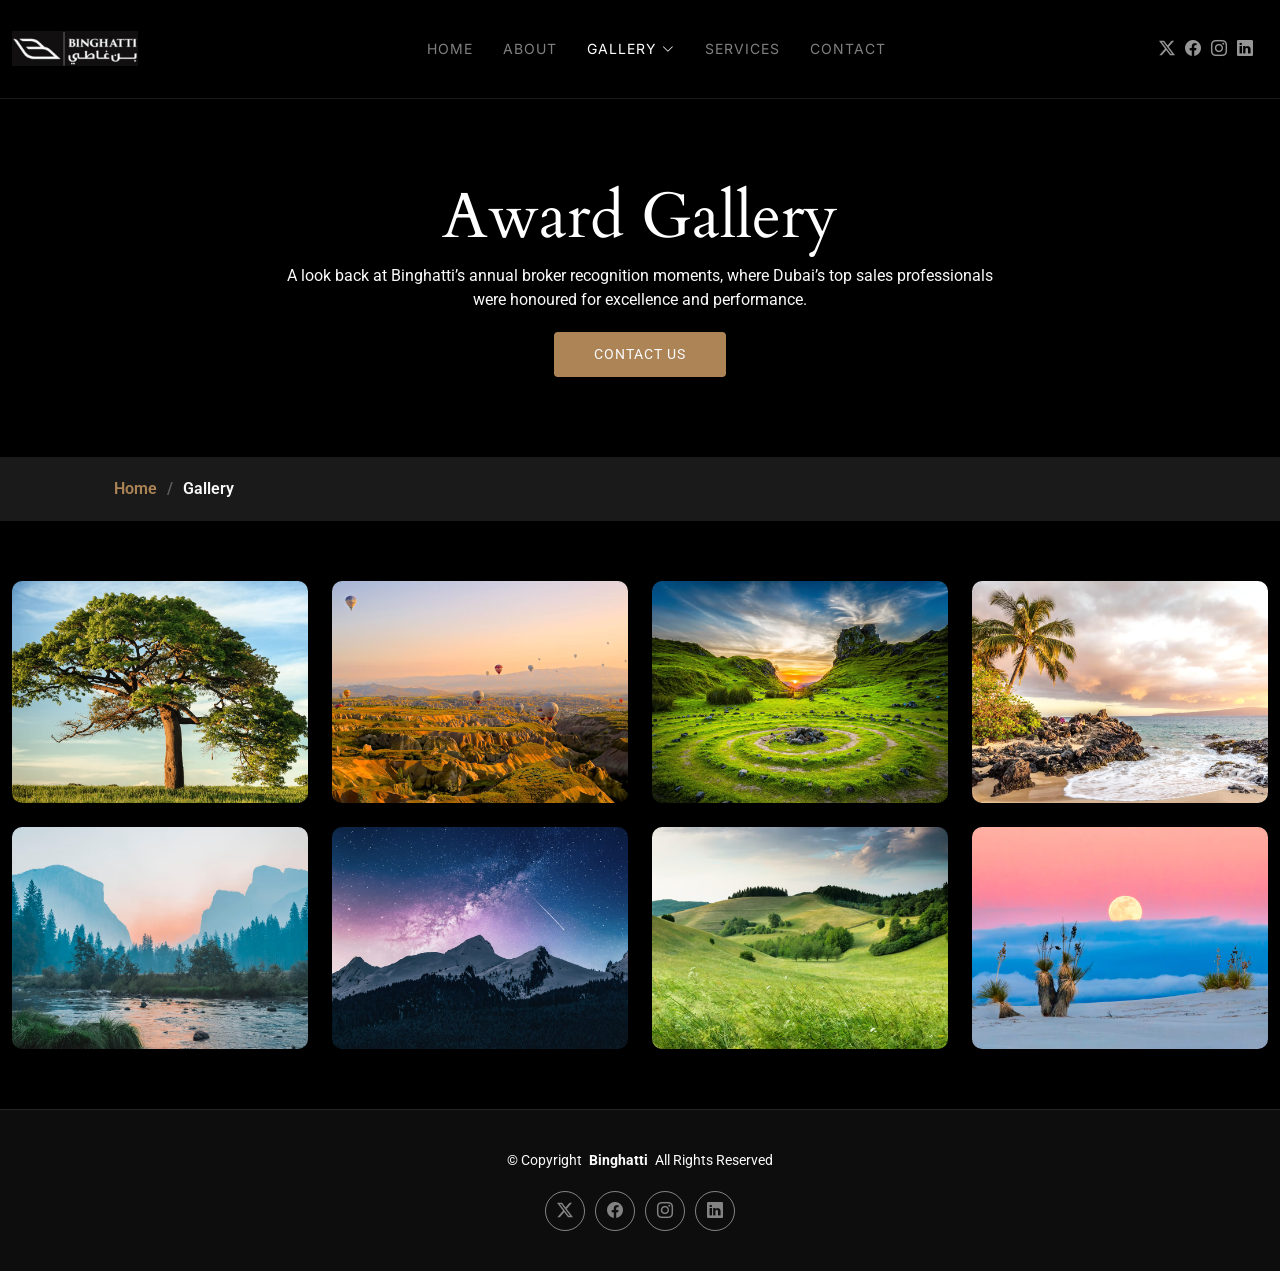
<file: gallery.html>
<!DOCTYPE html>
<html lang="en">

<head>
  <meta charset="utf-8">
  <meta content="width=device-width, initial-scale=1.0" name="viewport">
  <title>Award Gallery - Binghatti Broker Awards</title>
  <meta name="description" content="">
  <meta name="keywords" content="">

  <!-- Favicons -->
  <link href="assets/img/favicon.png" rel="icon">
  <link href="assets/img/apple-touch-icon.png" rel="apple-touch-icon">

  <!-- Fonts -->
  <link href="https://fonts.googleapis.com" rel="preconnect">
  <link href="https://fonts.gstatic.com" rel="preconnect" crossorigin>
  <link href="https://fonts.googleapis.com/css2?family=Roboto:ital,wght@0,100;0,300;0,400;0,500;0,700;0,900;1,100;1,300;1,400;1,500;1,700;1,900&family=Inter:wght@100;200;300;400;500;600;700;800;900&family=Cardo:ital,wght@0,400;0,700;1,400;1,700&display=swap" rel="stylesheet">

  <!-- Vendor CSS Files -->
  <link href="assets/vendor/bootstrap/css/bootstrap.min.css" rel="stylesheet">
  <link href="assets/vendor/bootstrap-icons/bootstrap-icons.css" rel="stylesheet">
  <link href="assets/vendor/aos/aos.css" rel="stylesheet">
  <link href="assets/vendor/glightbox/css/glightbox.min.css" rel="stylesheet">
  <link href="assets/vendor/swiper/swiper-bundle.min.css" rel="stylesheet">

  <!-- Main CSS File -->
  <link href="assets/css/main.css" rel="stylesheet">

  <!-- =======================================================
  * Binghatti Broker Awards Showcase
  * Annual recognition pages for top-performing Dubai sales partners
  * Updated: Oct 19 2026
  ======================================================== -->
</head>

<body class="gallery-page">

  <header id="header" class="header d-flex align-items-center sticky-top">
    <div class="container-fluid position-relative d-flex align-items-center justify-content-between">

      <a href="index.html" class="logo d-flex align-items-center me-auto me-xl-0">
        <!-- Uncomment the line below if you also wish to use an image logo -->
        <img src="assets/img/logo.png" alt="">
        <!-- <i class="bi bi-camera"></i> -->
        <!-- <h1 class="sitename">Binghatti</h1> -->
      </a>

      <nav id="navmenu" class="navmenu">
        <ul>
          <li><a href="index.html">Home<br></a></li>
          <li><a href="about.html">About</a></li>
          <li class="dropdown"><a href="gallery.html" class="active"><span>Gallery</span> <i class="bi bi-chevron-down toggle-dropdown"></i></a>
            <ul>
              <li><a href="gallery.html" class="active">Nature</a></li>
              <li><a href="gallery.html" class="active">People</a></li>
              <li><a href="gallery.html" class="active">Architecture</a></li>
              <li><a href="gallery.html" class="active">Animals</a></li>
              <li><a href="gallery.html" class="active">Sports</a></li>
              <li><a href="gallery.html" class="active">Travel</a></li>
              <li class="dropdown"><a href="#"><span>Deep Dropdown</span> <i class="bi bi-chevron-down toggle-dropdown"></i></a>
                <ul>
                  <li><a href="#">Deep Dropdown 1</a></li>
                  <li><a href="#">Deep Dropdown 2</a></li>
                  <li><a href="#">Deep Dropdown 3</a></li>
                  <li><a href="#">Deep Dropdown 4</a></li>
                  <li><a href="#">Deep Dropdown 5</a></li>
                </ul>
              </li>
            </ul>
          </li>
          <li><a href="services.html">Services</a></li>
          <li><a href="contact.html">Contact</a></li>
        </ul>
        <i class="mobile-nav-toggle d-xl-none bi bi-list"></i>
      </nav>

      <div class="header-social-links">
        <a href="https://x.com/Binghatti" class="twitter"><i class="bi bi-twitter-x"></i></a>
        <a href="https://www.facebook.com/Binghatti/" class="facebook"><i class="bi bi-facebook"></i></a>
        <a href="https://www.instagram.com/binghatti/?hl=en" class="instagram"><i class="bi bi-instagram"></i></a>
        <a href="https://www.linkedin.com/company/binghatti/" class="linkedin"><i class="bi bi-linkedin"></i></a>
      </div>

    </div>
  </header>

  <main class="main">

    <!-- Page Title -->
    <div class="page-title" data-aos="fade">
      <div class="heading">
        <div class="container">
          <div class="row d-flex justify-content-center text-center">
            <div class="col-lg-8">
              <h1>Award Gallery</h1>
              <p class="mb-0">A look back at Binghatti’s annual broker recognition moments, where Dubai’s top sales professionals were honoured for excellence and performance.</p>
              <a href="contact.html" class="cta-btn">Contact Us<br></a>
            </div>
          </div>
        </div>
      </div>
      <nav class="breadcrumbs">
        <div class="container">
          <ol>
            <li><a href="index.html">Home</a></li>
            <li class="current">Gallery</li>
          </ol>
        </div>
      </nav>
    </div><!-- End Page Title -->

    <!-- Gallery Section -->
    <section id="gallery" class="gallery section">

      <div class="container-fluid" data-aos="fade-up" data-aos-delay="100">

        <div class="row gy-4 justify-content-center">

          <div class="col-xl-3 col-lg-4 col-md-6">
            <div class="gallery-item h-100">
              <img src="assets/img/gallery/gallery-1.jpg" class="img-fluid" alt="">
              <div class="gallery-links d-flex align-items-center justify-content-center">
                <a href="assets/img/gallery/gallery-1.jpg" title="Gallery 1" class="glightbox preview-link"><i class="bi bi-arrows-angle-expand"></i></a>
                <a href="gallery-single.html" class="details-link"><i class="bi bi-link-45deg"></i></a>
              </div>
            </div>
          </div><!-- End Gallery Item -->

          <div class="col-xl-3 col-lg-4 col-md-6">
            <div class="gallery-item h-100">
              <img src="assets/img/gallery/gallery-2.jpg" class="img-fluid" alt="">
              <div class="gallery-links d-flex align-items-center justify-content-center">
                <a href="assets/img/gallery/gallery-2.jpg" title="Gallery 2" class="glightbox preview-link"><i class="bi bi-arrows-angle-expand"></i></a>
                <a href="gallery-single.html" class="details-link"><i class="bi bi-link-45deg"></i></a>
              </div>
            </div>
          </div><!-- End Gallery Item -->

          <div class="col-xl-3 col-lg-4 col-md-6">
            <div class="gallery-item h-100">
              <img src="assets/img/gallery/gallery-3.jpg" class="img-fluid" alt="">
              <div class="gallery-links d-flex align-items-center justify-content-center">
                <a href="assets/img/gallery/gallery-3.jpg" title="Gallery 3" class="glightbox preview-link"><i class="bi bi-arrows-angle-expand"></i></a>
                <a href="gallery-single.html" class="details-link"><i class="bi bi-link-45deg"></i></a>
              </div>
            </div>
          </div><!-- End Gallery Item -->

          <div class="col-xl-3 col-lg-4 col-md-6">
            <div class="gallery-item h-100">
              <img src="assets/img/gallery/gallery-4.jpg" class="img-fluid" alt="">
              <div class="gallery-links d-flex align-items-center justify-content-center">
                <a href="assets/img/gallery/gallery-4.jpg" title="Gallery 4" class="glightbox preview-link"><i class="bi bi-arrows-angle-expand"></i></a>
                <a href="gallery-single.html" class="details-link"><i class="bi bi-link-45deg"></i></a>
              </div>
            </div>
          </div><!-- End Gallery Item -->

          <div class="col-xl-3 col-lg-4 col-md-6">
            <div class="gallery-item h-100">
              <img src="assets/img/gallery/gallery-5.jpg" class="img-fluid" alt="">
              <div class="gallery-links d-flex align-items-center justify-content-center">
                <a href="assets/img/gallery/gallery-5.jpg" title="Gallery 5" class="glightbox preview-link"><i class="bi bi-arrows-angle-expand"></i></a>
                <a href="gallery-single.html" class="details-link"><i class="bi bi-link-45deg"></i></a>
              </div>
            </div>
          </div><!-- End Gallery Item -->

          <div class="col-xl-3 col-lg-4 col-md-6">
            <div class="gallery-item h-100">
              <img src="assets/img/gallery/gallery-6.jpg" class="img-fluid" alt="">
              <div class="gallery-links d-flex align-items-center justify-content-center">
                <a href="assets/img/gallery/gallery-6.jpg" title="Gallery 6" class="glightbox preview-link"><i class="bi bi-arrows-angle-expand"></i></a>
                <a href="gallery-single.html" class="details-link"><i class="bi bi-link-45deg"></i></a>
              </div>
            </div>
          </div><!-- End Gallery Item -->

          <div class="col-xl-3 col-lg-4 col-md-6">
            <div class="gallery-item h-100">
              <img src="assets/img/gallery/gallery-7.jpg" class="img-fluid" alt="">
              <div class="gallery-links d-flex align-items-center justify-content-center">
                <a href="assets/img/gallery/gallery-7.jpg" title="Gallery 7" class="glightbox preview-link"><i class="bi bi-arrows-angle-expand"></i></a>
                <a href="gallery-single.html" class="details-link"><i class="bi bi-link-45deg"></i></a>
              </div>
            </div>
          </div><!-- End Gallery Item -->

          <div class="col-xl-3 col-lg-4 col-md-6">
            <div class="gallery-item h-100">
              <img src="assets/img/gallery/gallery-8-2.jpg" class="img-fluid" alt="">
              <div class="gallery-links d-flex align-items-center justify-content-center">
                <a href="assets/img/gallery/gallery-8-2.jpg" title="Gallery 8" class="glightbox preview-link"><i class="bi bi-arrows-angle-expand"></i></a>
                <a href="gallery-single.html" class="details-link"><i class="bi bi-link-45deg"></i></a>
              </div>
            </div>
          </div><!-- End Gallery Item -->

        </div>

      </div>

    </section><!-- /Gallery Section -->

  </main>

  <footer id="footer" class="footer">

    <div class="container">
      <div class="copyright text-center ">
        <p>© <span>Copyright</span> <strong class="px-1 sitename">Binghatti</strong> <span>All Rights Reserved</span></p>
      </div>
      <div class="social-links d-flex justify-content-center">
        <a href="https://x.com/Binghatti"><i class="bi bi-twitter-x"></i></a>
        <a href="https://www.facebook.com/Binghatti/"><i class="bi bi-facebook"></i></a>
        <a href="https://www.instagram.com/binghatti/?hl=en"><i class="bi bi-instagram"></i></a>
        <a href="https://www.linkedin.com/company/binghatti/"><i class="bi bi-linkedin"></i></a>
      </div>
      <!-- <div class="credits"> -->
        <!-- All the links in the footer should remain intact. -->
        <!-- You can delete the links only if you've purchased the pro version. -->
        <!-- Licensing information: https://bootstrapmade.com/license/ -->
        <!-- Purchase the pro version with working PHP/AJAX contact form: [buy-url] -->
        <!-- Designed by <a href="https://bootstrapmade.com/">BootstrapMade</a> Distributed by <a href="https://themewagon.com">ThemeWagon</a> -->
      <!-- </div> -->
    </div>

  </footer>

  <!-- Scroll Top -->
  <a href="#" id="scroll-top" class="scroll-top d-flex align-items-center justify-content-center"><i class="bi bi-arrow-up-short"></i></a>

  <!-- Preloader -->
  <div id="preloader">
    <div class="line"></div>
  </div>

  <!-- Vendor JS Files -->
  <script src="assets/vendor/bootstrap/js/bootstrap.bundle.min.js"></script>
  <script src="assets/vendor/php-email-form/validate.js"></script>
  <script src="assets/vendor/aos/aos.js"></script>
  <script src="assets/vendor/glightbox/js/glightbox.min.js"></script>
  <script src="assets/vendor/swiper/swiper-bundle.min.js"></script>

  <!-- Main JS File -->
  <script src="assets/js/main.js"></script>

</body>

</html>
</file>
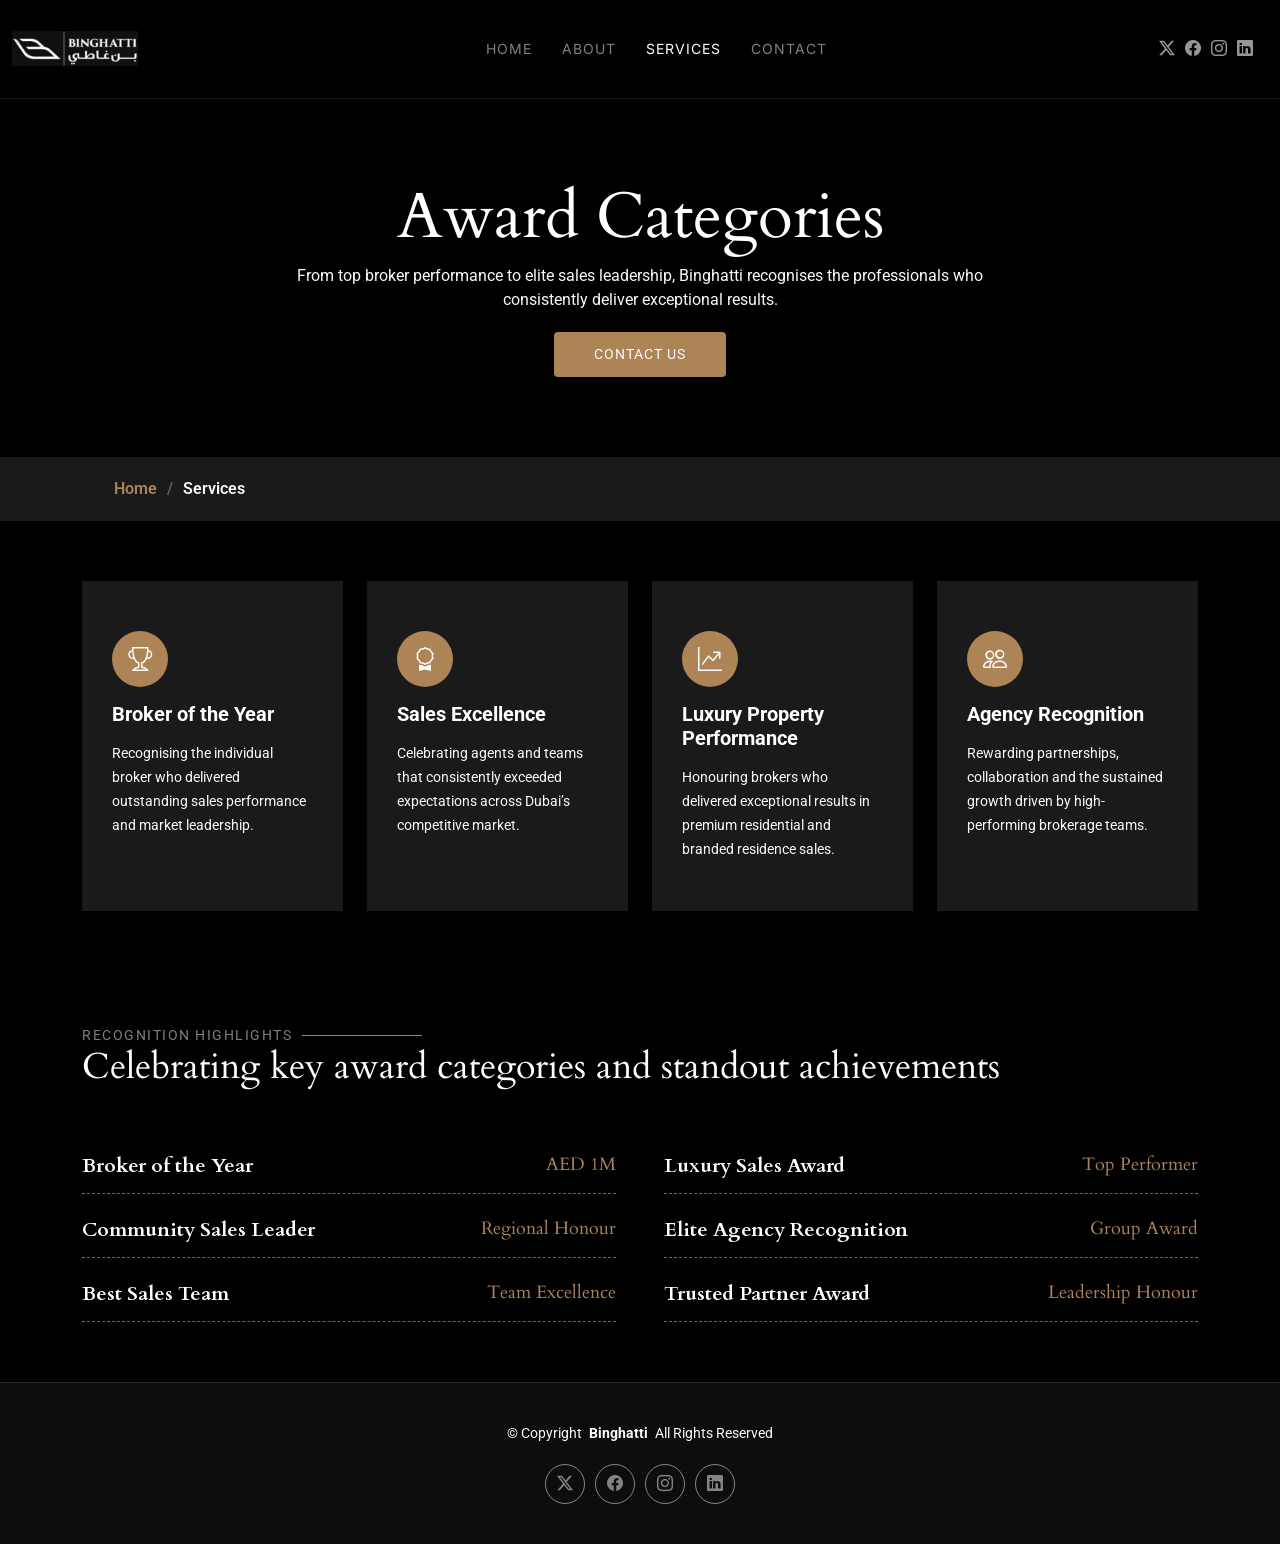
<file: services.html>
<!DOCTYPE html>
<html lang="en">

<head>
  <meta charset="utf-8">
  <meta content="width=device-width, initial-scale=1.0" name="viewport">
  <title>Award Categories - Binghatti Broker Awards</title>
  <meta name="description" content="">
  <meta name="keywords" content="">

  <!-- Favicons -->
  <link href="assets/img/favicon.png" rel="icon">
  <link href="assets/img/apple-touch-icon.png" rel="apple-touch-icon">

  <!-- Fonts -->
  <link href="https://fonts.googleapis.com" rel="preconnect">
  <link href="https://fonts.gstatic.com" rel="preconnect" crossorigin>
  <link href="https://fonts.googleapis.com/css2?family=Roboto:ital,wght@0,100;0,300;0,400;0,500;0,700;0,900;1,100;1,300;1,400;1,500;1,700;1,900&family=Inter:wght@100;200;300;400;500;600;700;800;900&family=Cardo:ital,wght@0,400;0,700;1,400;1,700&display=swap" rel="stylesheet">

  <!-- Vendor CSS Files -->
  <link href="assets/vendor/bootstrap/css/bootstrap.min.css" rel="stylesheet">
  <link href="assets/vendor/bootstrap-icons/bootstrap-icons.css" rel="stylesheet">
  <link href="assets/vendor/aos/aos.css" rel="stylesheet">
  <link href="assets/vendor/glightbox/css/glightbox.min.css" rel="stylesheet">
  <link href="assets/vendor/swiper/swiper-bundle.min.css" rel="stylesheet">

  <!-- Main CSS File -->
  <link href="assets/css/main.css" rel="stylesheet">

</head>

<body class="services-page">

  <header id="header" class="header d-flex align-items-center sticky-top">
    <div class="container-fluid position-relative d-flex align-items-center justify-content-between">

      <a href="index.html" class="logo d-flex align-items-center me-auto me-xl-0">
        <!-- Uncomment the line below if you also wish to use an image logo -->
        <img src="assets/img/logo.png" alt="">
        <!-- <i class="bi bi-camera"></i> -->
        <!-- <h1 class="sitename">Binghatti</h1> -->
      </a>

      <nav id="navmenu" class="navmenu">
        <ul>
          <li><a href="index.html">Home<br></a></li>
          <li><a href="about.html">About</a></li>
          <!-- <li class="dropdown"><a href="gallery.html"><span>Gallery</span> <i class="bi bi-chevron-down toggle-dropdown"></i></a>
            <ul>
              <li><a href="gallery.html">Nature</a></li>
              <li><a href="gallery.html">People</a></li>
              <li><a href="gallery.html">Architecture</a></li>
              <li><a href="gallery.html">Animals</a></li>
              <li><a href="gallery.html">Sports</a></li>
              <li><a href="gallery.html">Travel</a></li>
              <li class="dropdown"><a href="#"><span>Deep Dropdown</span> <i class="bi bi-chevron-down toggle-dropdown"></i></a>
                <ul>
                  <li><a href="#">Deep Dropdown 1</a></li>
                  <li><a href="#">Deep Dropdown 2</a></li>
                  <li><a href="#">Deep Dropdown 3</a></li>
                  <li><a href="#">Deep Dropdown 4</a></li>
                  <li><a href="#">Deep Dropdown 5</a></li>
                </ul>
              </li>
            </ul>
          </li> -->
          <li><a href="services.html" class="active">Services</a></li>
          <li><a href="contact.html">Contact</a></li>
        </ul>
        <i class="mobile-nav-toggle d-xl-none bi bi-list"></i>
      </nav>

      <div class="header-social-links">
        <a href="https://x.com/Binghatti" class="twitter"><i class="bi bi-twitter-x"></i></a>
        <a href="https://www.facebook.com/Binghatti/" class="facebook"><i class="bi bi-facebook"></i></a>
        <a href="https://www.instagram.com/binghatti/?hl=en" class="instagram"><i class="bi bi-instagram"></i></a>
        <a href="https://www.linkedin.com/company/binghatti/" class="linkedin"><i class="bi bi-linkedin"></i></a>
      </div>

    </div>
  </header>

  <main class="main">

    <!-- Page Title -->
    <div class="page-title" data-aos="fade">
      <div class="heading">
        <div class="container">
          <div class="row d-flex justify-content-center text-center">
            <div class="col-lg-8">
              <h1>Award Categories</h1>
              <p class="mb-0">From top broker performance to elite sales leadership, Binghatti recognises the professionals who consistently deliver exceptional results.</p>
              <a href="contact.html" class="cta-btn">Contact Us<br></a>
            </div>
          </div>
        </div>
      </div>
      <nav class="breadcrumbs">
        <div class="container">
          <ol>
            <li><a href="index.html">Home</a></li>
            <li class="current">Services</li>
          </ol>
        </div>
      </nav>
    </div><!-- End Page Title -->

    <!-- Services Section -->
    <section id="services" class="services section">

      <div class="container">

        <div class="row gy-4">

          <div class="col-xl-3 col-md-6 d-flex" data-aos="fade-up" data-aos-delay="100">
            <div class="service-item position-relative">
              <div class="icon"><i class="bi bi-trophy icon"></i></div>
              <h4><a href="" class="stretched-link">Broker of the Year</a></h4>
              <p>Recognising the individual broker who delivered outstanding sales performance and market leadership.</p>
            </div>
          </div><!-- End Service Item -->

          <div class="col-xl-3 col-md-6 d-flex" data-aos="fade-up" data-aos-delay="200">
            <div class="service-item position-relative">
              <div class="icon"><i class="bi bi-award icon"></i></div>
              <h4><a href="" class="stretched-link">Sales Excellence</a></h4>
              <p>Celebrating agents and teams that consistently exceeded expectations across Dubai’s competitive market.</p>
            </div>
          </div><!-- End Service Item -->

          <div class="col-xl-3 col-md-6 d-flex" data-aos="fade-up" data-aos-delay="300">
            <div class="service-item position-relative">
              <div class="icon"><i class="bi bi-graph-up-arrow icon"></i></div>
              <h4><a href="" class="stretched-link">Luxury Property Performance</a></h4>
              <p>Honouring brokers who delivered exceptional results in premium residential and branded residence sales.</p>
            </div>
          </div><!-- End Service Item -->

          <div class="col-xl-3 col-md-6 d-flex" data-aos="fade-up" data-aos-delay="400">
            <div class="service-item position-relative">
              <div class="icon"><i class="bi bi-people icon"></i></div>
              <h4><a href="" class="stretched-link">Agency Recognition</a></h4>
              <p>Rewarding partnerships, collaboration and the sustained growth driven by high-performing brokerage teams.</p>
            </div>
          </div><!-- End Service Item -->

        </div>

      </div>

    </section><!-- /Services Section -->

    <!-- Pricing Section -->
    <section id="pricing" class="pricing section">

      <!-- Section Title -->
      <div class="container section-title" data-aos="fade-up">
        <h2>Recognition Highlights</h2>
        <p>Celebrating key award categories and standout achievements</p>
      </div><!-- End Section Title -->

      <div class="container" data-aos="fade-up" data-aos-delay="100">

        <div class="row gy-4 gx-lg-5">

          <div class="col-lg-6">
            <div class="pricing-item d-flex justify-content-between">
              <h3>Broker of the Year</h3>
              <h4>AED 1M</h4>
            </div>
          </div><!-- End Pricing Item -->

          <div class="col-lg-6">
            <div class="pricing-item d-flex justify-content-between">
              <h3>Luxury Sales Award</h3>
              <h4>Top Performer</h4>
            </div>
          </div><!-- End Pricing Item -->

          <div class="col-lg-6">
            <div class="pricing-item d-flex justify-content-between">
              <h3>Community Sales Leader</h3>
              <h4>Regional Honour</h4>
            </div>
          </div><!-- End Pricing Item -->

          <div class="col-lg-6">
            <div class="pricing-item d-flex justify-content-between">
              <h3>Elite Agency Recognition</h3>
              <h4>Group Award</h4>
            </div>
          </div><!-- End Pricing Item -->

          <div class="col-lg-6">
            <div class="pricing-item d-flex justify-content-between">
              <h3>Best Sales Team</h3>
              <h4>Team Excellence</h4>
            </div>
          </div><!-- End Pricing Item -->

          <div class="col-lg-6">
            <div class="pricing-item d-flex justify-content-between">
              <h3>Trusted Partner Award</h3>
              <h4>Leadership Honour</h4>
            </div>
          </div><!-- End Pricing Item -->

        </div>

      </div>

    </section><!-- /Pricing Section -->

   

  </main>

  <footer id="footer" class="footer">

    <div class="container">
      <div class="copyright text-center ">
        <p>© <span>Copyright</span> <strong class="px-1 sitename">Binghatti</strong> <span>All Rights Reserved</span></p>
      </div>
      <div class="social-links d-flex justify-content-center">
        <a href="https://x.com/Binghatti"><i class="bi bi-twitter-x"></i></a>
        <a href="https://www.facebook.com/Binghatti/"><i class="bi bi-facebook"></i></a>
        <a href="https://www.instagram.com/binghatti/?hl=en"><i class="bi bi-instagram"></i></a>
        <a href="https://www.linkedin.com/company/binghatti/"><i class="bi bi-linkedin"></i></a>
      </div>
      <!-- <div class="credits"> -->
        <!-- All the links in the footer should remain intact. -->
        <!-- You can delete the links only if you've purchased the pro version. -->
        <!-- Licensing information: https://bootstrapmade.com/license/ -->
        <!-- Purchase the pro version with working PHP/AJAX contact form: [buy-url] -->
        <!-- Designed by <a href="https://bootstrapmade.com/">BootstrapMade</a> Distributed by <a href="https://themewagon.com">ThemeWagon</a> -->
      <!-- </div> -->
    </div>

  </footer>

  <!-- Scroll Top -->
  <a href="#" id="scroll-top" class="scroll-top d-flex align-items-center justify-content-center"><i class="bi bi-arrow-up-short"></i></a>

  <!-- Preloader -->
  <div id="preloader">
    <div class="line"></div>
  </div>

  <!-- Vendor JS Files -->
  <script src="assets/vendor/bootstrap/js/bootstrap.bundle.min.js"></script>
  <script src="assets/vendor/php-email-form/validate.js"></script>
  <script src="assets/vendor/aos/aos.js"></script>
  <script src="assets/vendor/glightbox/js/glightbox.min.js"></script>
  <script src="assets/vendor/swiper/swiper-bundle.min.js"></script>

  <!-- Main JS File -->
  <script src="assets/js/main.js"></script>

</body>

</html>
</file>
<file: assets/css/main.css>
/**
* Template Name: PhotoFolio
* Template URL: https://bootstrapmade.com/photofolio-bootstrap-photography-website-template/
* Updated: Aug 07 2024 with Bootstrap v5.3.3
* Author: BootstrapMade.com
* License: https://bootstrapmade.com/license/
*/

/*--------------------------------------------------------------
# Font & Color Variables
# Help: https://bootstrapmade.com/color-system/
--------------------------------------------------------------*/
/* Fonts */
:root {
  --default-font: "Roboto",  system-ui, -apple-system, "Segoe UI", Roboto, "Helvetica Neue", Arial, "Noto Sans", "Liberation Sans", sans-serif, "Apple Color Emoji", "Segoe UI Emoji", "Segoe UI Symbol", "Noto Color Emoji";
  --heading-font: "Cardo",  sans-serif;
  --nav-font: "Inter",  sans-serif;
}

/* Global Colors - The following color variables are used throughout the website. Updating them here will change the color scheme of the entire website */
:root { 
  --background-color: #000000; /* Background color for the entire website, including individual sections */
  --default-color: #fafafa; /* Default color used for the majority of the text content across the entire website */
  --heading-color: #ffffff; /* Color for headings, subheadings and title throughout the website */
  --accent-color: #AC8456; /* Accent color that represents your brand on the website. It's used for buttons, links, and other elements that need to stand out */
  --surface-color: #1a1a1a; /* The surface color is used as a background of boxed elements within sections, such as cards, icon boxes, or other elements that require a visual separation from the global background. */
  --contrast-color: #ffffff; /* Contrast color for text, ensuring readability against backgrounds of accent, heading, or default colors. */
}
/* #27a776 */
/* Nav Menu Colors - The following color variables are used specifically for the navigation menu. They are separate from the global colors to allow for more customization options */
:root {
  --nav-color: rgba(255, 255, 255, 0.5);  /* The default color of the main navmenu links */
  --nav-hover-color: #ffffff; /* Applied to main navmenu links when they are hovered over or active */
  --nav-mobile-background-color: #1a1a1a; /* Used as the background color for mobile navigation menu */
  --nav-dropdown-background-color: #1a1a1a; /* Used as the background color for dropdown items that appear when hovering over primary navigation items */
  --nav-dropdown-color: rgba(255, 255, 255, 0.5); /* Used for navigation links of the dropdown items in the navigation menu. */
  --nav-dropdown-hover-color: #ffffff; /* Similar to --nav-hover-color, this color is applied to dropdown navigation links when they are hovered over. */
}

/* Color Presets - These classes override global colors when applied to any section or element, providing reuse of the sam color scheme. */

.light-background {
  --background-color: #1a1a1a;
  --surface-color: #343434;
}

.dark-background {
  --background-color: #060606;
  --default-color: #ffffff;
  --heading-color: #ffffff;
  --surface-color: #252525;
  --contrast-color: #ffffff;
}

/* Smooth scroll */
:root {
  scroll-behavior: smooth;
}

/*--------------------------------------------------------------
# General Styling & Shared Classes
--------------------------------------------------------------*/
body {
  color: var(--default-color);
  background-color: var(--background-color);
  font-family: var(--default-font);
}

a {
  color: var(--accent-color);
  text-decoration: none;
  transition: 0.3s;
}

a:hover {
  color: color-mix(in srgb, var(--accent-color), transparent 25%);
  text-decoration: none;
}

h1,
h2,
h3,
h4,
h5,
h6 {
  color: var(--heading-color);
  font-family: var(--heading-font);
}

/* PHP Email Form Messages
------------------------------*/
.php-email-form .error-message {
  display: none;
  background: #df1529;
  color: #ffffff;
  text-align: left;
  padding: 15px;
  margin-bottom: 24px;
  font-weight: 600;
}

.php-email-form .sent-message {
  display: none;
  color: #ffffff;
  background: #059652;
  text-align: center;
  padding: 15px;
  margin-bottom: 24px;
  font-weight: 600;
}

.php-email-form .loading {
  display: none;
  background: var(--surface-color);
  text-align: center;
  padding: 15px;
  margin-bottom: 24px;
}

.php-email-form .loading:before {
  content: "";
  display: inline-block;
  border-radius: 50%;
  width: 24px;
  height: 24px;
  margin: 0 10px -6px 0;
  border: 3px solid var(--accent-color);
  border-top-color: var(--surface-color);
  animation: php-email-form-loading 1s linear infinite;
}

@keyframes php-email-form-loading {
  0% {
    transform: rotate(0deg);
  }

  100% {
    transform: rotate(360deg);
  }
}

/*--------------------------------------------------------------
# Global Header
--------------------------------------------------------------*/
.header {
  color: var(--default-color);
  background-color: var(--background-color);
  padding: 20px 0;
  transition: all 0.5s;
  z-index: 997;
  border-bottom: 1px solid var(--background-color);
}

.header .logo {
  line-height: 1;
}

.header .logo img {
  max-height: 36px;
  margin-right: 8px;
}

.header .logo h1 {
  font-size: 32px;
  margin: 0;
  font-weight: 400;
  color: var(--heading-color);
}

.header .logo i {
  font-size: 28px;
  margin-right: 6px;
}

.header .header-social-links {
  padding-right: 15px;
}

.header .header-social-links a {
  color: color-mix(in srgb, var(--default-color), transparent 40%);
  padding-left: 6px;
  display: inline-block;
  transition: 0.3s;
  font-size: 16px;
}

.header .header-social-links a:hover {
  color: var(--accent-color);
}

.header .header-social-links a i {
  line-height: 0px;
}

@media (max-width: 1200px) {
  .header .logo {
    order: 1;
  }

  .header .logo h1 {
    font-size: 26px;
  }

  .header .logo i {
    font-size: 20px;
  }

  .header .header-social-links {
    order: 2;
  }

  .header .header-social-links a {
    font-size: 16px;
  }

  .header .navmenu {
    order: 3;
  }
}

.scrolled .header {
  border-color: color-mix(in srgb, var(--background-color) 90%, white 20%);
}

/*--------------------------------------------------------------
# Navigation Menu
--------------------------------------------------------------*/
/* Navmenu - Desktop */
@media (min-width: 1200px) {
  .navmenu {
    padding: 0;
  }

  .navmenu ul {
    margin: 0;
    padding: 0;
    display: flex;
    list-style: none;
    align-items: center;
  }

  .navmenu li {
    position: relative;
  }

  .navmenu a,
  .navmenu a:focus {
    color: var(--nav-color);
    padding: 18px 15px;
    font-size: 14px;
    font-family: var(--nav-font);
    font-weight: 400;
    display: flex;
    align-items: center;
    justify-content: space-between;
    white-space: nowrap;
    transition: 0.3s;
    text-transform: uppercase;
    letter-spacing: 1px;
  }

  .navmenu a i,
  .navmenu a:focus i {
    font-size: 12px;
    line-height: 0;
    margin-left: 5px;
    transition: 0.3s;
  }

  .navmenu li:last-child a {
    padding-right: 0;
  }

  .navmenu li:hover>a,
  .navmenu .active,
  .navmenu .active:focus {
    color: var(--nav-hover-color);
  }

  .navmenu .dropdown ul {
    margin: 0;
    padding: 10px 0;
    background: var(--nav-dropdown-background-color);
    display: block;
    position: absolute;
    visibility: hidden;
    left: 14px;
    top: 130%;
    opacity: 0;
    transition: 0.3s;
    border-radius: 4px;
    z-index: 99;
  }

  .navmenu .dropdown ul li {
    min-width: 200px;
  }

  .navmenu .dropdown ul a {
    padding: 10px 20px;
    font-size: 15px;
    text-transform: none;
    color: var(--nav-dropdown-color);
  }

  .navmenu .dropdown ul a i {
    font-size: 12px;
  }

  .navmenu .dropdown ul a:hover,
  .navmenu .dropdown ul .active:hover,
  .navmenu .dropdown ul li:hover>a {
    color: var(--nav-dropdown-hover-color);
  }

  .navmenu .dropdown:hover>ul {
    opacity: 1;
    top: 100%;
    visibility: visible;
  }

  .navmenu .dropdown .dropdown ul {
    top: 0;
    left: -90%;
    visibility: hidden;
  }

  .navmenu .dropdown .dropdown:hover>ul {
    opacity: 1;
    top: 0;
    left: -100%;
    visibility: visible;
  }
}

/* Navmenu - Mobile */
@media (max-width: 1199px) {
  .mobile-nav-toggle {
    color: var(--nav-color);
    font-size: 28px;
    line-height: 0;
    margin-right: 10px;
    cursor: pointer;
    transition: color 0.3s;
  }

  .navmenu {
    padding: 0;
    z-index: 9997;
  }

  .navmenu ul {
    display: none;
    position: absolute;
    inset: 60px 20px 20px 20px;
    padding: 10px 0;
    margin: 0;
    border-radius: 6px;
    background-color: var(--nav-mobile-background-color);
    overflow-y: auto;
    transition: 0.3s;
    z-index: 9998;
    box-shadow: 0px 0px 30px rgba(0, 0, 0, 0.1);
  }

  .navmenu a,
  .navmenu a:focus {
    color: var(--nav-dropdown-color);
    padding: 10px 20px;
    font-family: var(--nav-font);
    font-size: 17px;
    font-weight: 500;
    display: flex;
    align-items: center;
    justify-content: space-between;
    white-space: nowrap;
    transition: 0.3s;
  }

  .navmenu a i,
  .navmenu a:focus i {
    font-size: 12px;
    line-height: 0;
    margin-left: 5px;
    width: 30px;
    height: 30px;
    display: flex;
    align-items: center;
    justify-content: center;
    border-radius: 50%;
    transition: 0.3s;
    background-color: color-mix(in srgb, var(--accent-color), transparent 90%);
  }

  .navmenu a i:hover,
  .navmenu a:focus i:hover {
    background-color: var(--accent-color);
    color: var(--contrast-color);
  }

  .navmenu a:hover,
  .navmenu .active,
  .navmenu .active:focus {
    color: var(--nav-dropdown-hover-color);
  }

  .navmenu .active i,
  .navmenu .active:focus i {
    background-color: var(--accent-color);
    color: var(--contrast-color);
    transform: rotate(180deg);
  }

  .navmenu .dropdown ul {
    position: static;
    display: none;
    z-index: 99;
    padding: 10px 0;
    margin: 10px 20px;
    background-color: var(--nav-dropdown-background-color);
    border: 1px solid color-mix(in srgb, var(--default-color), transparent 90%);
    box-shadow: none;
    transition: all 0.5s ease-in-out;
  }

  .navmenu .dropdown ul ul {
    background-color: rgba(33, 37, 41, 0.1);
  }

  .navmenu .dropdown>.dropdown-active {
    display: block;
    background-color: rgba(33, 37, 41, 0.03);
  }

  .mobile-nav-active {
    overflow: hidden;
  }

  .mobile-nav-active .mobile-nav-toggle {
    color: #fff;
    position: absolute;
    font-size: 32px;
    top: 15px;
    right: 15px;
    margin-right: 0;
    z-index: 9999;
  }

  .mobile-nav-active .navmenu {
    position: fixed;
    overflow: hidden;
    inset: 0;
    background: rgba(33, 37, 41, 0.8);
    transition: 0.3s;
  }

  .mobile-nav-active .navmenu>ul {
    display: block;
  }
}

/*--------------------------------------------------------------
# Global Footer
--------------------------------------------------------------*/
.footer {
  --background-color: color-mix(in srgb, var(--default-color), transparent 95%);
  border-top: 1px solid color-mix(in srgb, var(--default-color), transparent 90%);
  color: var(--default-color);
  background-color: var(--background-color);
  font-size: 14px;
  padding: 40px 0;
  position: relative;
}

.footer .copyright p {
  margin-bottom: 0;
}

.footer .social-links {
  margin-top: 20px;
}

.footer .social-links a {
  display: flex;
  align-items: center;
  justify-content: center;
  width: 40px;
  height: 40px;
  border-radius: 50%;
  border: 1px solid color-mix(in srgb, var(--default-color), transparent 50%);
  font-size: 16px;
  color: color-mix(in srgb, var(--default-color), transparent 50%);
  margin: 0 5px;
  transition: 0.3s;
}

.footer .social-links a:hover {
  color: var(--accent-color);
  border-color: var(--accent-color);
}

.footer .credits {
  margin-top: 10px;
  font-size: 13px;
  text-align: center;
}

/*--------------------------------------------------------------
# Preloader
--------------------------------------------------------------*/
#preloader {
  display: flex;
  position: fixed;
  inset: 0;
  width: 100%;
  height: 100vh;
  z-index: 99999;
}

#preloader:before,
#preloader:after {
  content: "";
  background-color: #000000;
  position: absolute;
  inset: 0;
  width: 50%;
  height: 100%;
  transition: all 0.3s ease 0s;
  z-index: -1;
}

#preloader:after {
  left: auto;
  right: 0;
}

#preloader .line {
  position: relative;
  overflow: hidden;
  margin: auto;
  width: 1px;
  height: 280px;
  transition: all 0.8s ease 0s;
}

#preloader .line:before {
  content: "";
  position: absolute;
  background-color: #ffffff;
  left: 0;
  top: 50%;
  width: 1px;
  height: 0%;
  transform: translateY(-50%);
  animation: lineincrease 1000ms ease-in-out 0s forwards;
}

#preloader .line:after {
  content: "";
  position: absolute;
  background-color: color-mix(in srgb, var(--default-color), transparent 95%);
  left: 0;
  top: 0;
  width: 1px;
  height: 100%;
  transform: translateY(-100%);
  animation: linemove 1200ms linear 0s infinite;
  animation-delay: 2000ms;
}

#preloader.loaded .line {
  opacity: 0;
  height: 100% !important;
}

#preloader.loaded .line:after {
  opacity: 0;
}

#preloader.loaded:before,
#preloader.loaded:after {
  animation: preloaderfinish 300ms ease-in-out 500ms forwards;
}

@keyframes lineincrease {
  0% {
    height: 0%;
  }

  100% {
    height: 100%;
  }
}

@keyframes linemove {
  0% {
    transform: translateY(200%);
  }

  100% {
    transform: translateY(-100%);
  }
}

@keyframes preloaderfinish {
  0% {
    width: 5 0%;
  }

  100% {
    width: 0%;
  }
}

/*--------------------------------------------------------------
# Scroll Top Button
--------------------------------------------------------------*/
.scroll-top {
  position: fixed;
  visibility: hidden;
  opacity: 0;
  right: 15px;
  bottom: -15px;
  z-index: 99999;
  background-color: var(--accent-color);
  width: 44px;
  height: 44px;
  border-radius: 50px;
  transition: all 0.4s;
}

.scroll-top i {
  font-size: 24px;
  color: var(--default-color);
  line-height: 0;
}

.scroll-top:hover {
  background-color: color-mix(in srgb, var(--accent-color), transparent 20%);
}

.scroll-top.active {
  visibility: visible;
  opacity: 1;
  bottom: 15px;
}

/*--------------------------------------------------------------
# Disable aos animation delay on mobile devices
--------------------------------------------------------------*/
@media screen and (max-width: 768px) {
  [data-aos-delay] {
    transition-delay: 0 !important;
  }
}

/*--------------------------------------------------------------
# Global Page Titles & Breadcrumbs
--------------------------------------------------------------*/
.page-title {
  color: var(--default-color);
  background-color: var(--background-color);
  position: relative;
}

.page-title .heading {
  padding: 80px 0;
  border-top: 1px solid color-mix(in srgb, var(--default-color), transparent 90%);
}

.page-title .heading h1 {
  font-size: 64px;
  font-weight: 400;
}

.page-title .heading .cta-btn {
  color: var(--default-color);
  background: var(--accent-color);
  font-weight: 400;
  font-size: 14px;
  display: inline-block;
  margin-top: 20px;
  padding: 12px 40px;
  border-radius: 4px;
  transition: 0.5s;
  text-transform: uppercase;
  letter-spacing: 1px;
}

.page-title .heading .cta-btn:hover {
  background-color: color-mix(in srgb, var(--accent-color) 90%, white 10%);
}

.page-title nav {
  background-color: color-mix(in srgb, var(--default-color), transparent 90%);
  padding: 20px 0;
}

.page-title nav ol {
  display: flex;
  flex-wrap: wrap;
  list-style: none;
  margin: 0;
  font-size: 16px;
  font-weight: 600;
}

.page-title nav ol li+li {
  padding-left: 10px;
}

.page-title nav ol li+li::before {
  content: "/";
  display: inline-block;
  padding-right: 10px;
  color: color-mix(in srgb, var(--default-color), transparent 70%);
}

/*--------------------------------------------------------------
# Global Sections
--------------------------------------------------------------*/
section,
.section {
  color: var(--default-color);
  background-color: var(--background-color);
  padding: 60px 0;
  scroll-margin-top: 100px;
  overflow: clip;
}

@media (max-width: 1199px) {

  section,
  .section {
    scroll-margin-top: 66px;
  }
}

/*--------------------------------------------------------------
# Global Section Titles
--------------------------------------------------------------*/
.section-title {
  padding-bottom: 60px;
  position: relative;
}

.section-title h2 {
  font-size: 14px;
  font-weight: 400;
  padding: 0;
  line-height: 1px;
  margin: 0;
  letter-spacing: 1.5px;
  text-transform: uppercase;
  color: color-mix(in srgb, var(--default-color), transparent 50%);
  position: relative;
  font-family: var(--default-font);
}

.section-title h2::after {
  content: "";
  width: 120px;
  height: 1px;
  display: inline-block;
  background: var(--accent-color);
  margin: 4px 10px;
}

.section-title p {
  color: var(--heading-color);
  margin: 0;
  font-size: 36px;
  font-weight: 400;
  font-family: var(--heading-font);
}

/*--------------------------------------------------------------
# Hero Section
--------------------------------------------------------------*/
.hero {
  width: 100%;
  min-height: 30vh;
  position: relative;
  padding: 120px 0 60px 0;
  display: flex;
  align-items: center;
}

.hero h2 {
  margin: 0 0 10px 0;
  font-size: 38px;
  font-weight: 700;
}

.hero h2 .underlight {
  position: relative;
  z-index: 1;
  padding: 0 5px;
  display: inline-block;
}

.hero h2 .underlight:before {
  content: "";
  position: absolute;
  height: 50%;
  bottom: 0;
  left: 0;
  right: 0;
  background: var(--accent-color);
  z-index: -1;
}

.hero p {
  color: color-mix(in srgb, var(--default-color), transparent 30%);
  margin-bottom: 30px;
  font-size: 18px;
}

@media (max-width: 768px) {
  .hero h2 {
    font-size: 32px;
  }
}

.hero .btn-get-started {
  color: var(--contrast-color);
  background: var(--accent-color);
  font-weight: 400;
  font-size: 14px;
  display: inline-block;
  padding: 12px 40px;
  border-radius: 4px;
  transition: 0.5s;
  text-transform: uppercase;
  letter-spacing: 1px;
}

.hero .btn-get-started:hover {
  background-color: color-mix(in srgb, var(--accent-color) 90%, white 10%);
}

/*--------------------------------------------------------------
# Gallery Section
--------------------------------------------------------------*/
.gallery .gallery-item {
  position: relative;
  overflow: hidden;
  border-radius: 10px;
}

.gallery .gallery-item img {
  transition: 0.3s;
}

.gallery .gallery-links {
  position: absolute;
  inset: 0;
  opacity: 0;
  transition: all ease-in-out 0.3s;
  background: rgba(0, 0, 0, 0.6);
  z-index: 3;
}

.gallery .gallery-links .preview-link,
.gallery .gallery-links .details-link {
  font-size: 20px;
  color: rgba(255, 255, 255, 0.5);
  transition: 0.3s;
  line-height: 1.2;
  margin: 30px 8px 0 8px;
}

.gallery .gallery-links .preview-link:hover,
.gallery .gallery-links .details-link:hover {
  color: #ffffff;
}

.gallery .gallery-links .details-link {
  font-size: 30px;
  line-height: 0;
}

.gallery .gallery-item:hover .gallery-links {
  opacity: 1;
}

.gallery .gallery-item:hover .preview-link,
.gallery .gallery-item:hover .details-link {
  margin-top: 0;
}

.gallery .gallery-item:hover img {
  transform: scale(1.1);
}

.glightbox-clean .gslide-description {
  background: #272727;
}

.glightbox-clean .gslide-title {
  color: rgba(255, 255, 255, 0.8);
  margin: 0;
}

/*--------------------------------------------------------------
# About Section
--------------------------------------------------------------*/
.about .content h2 {
  font-weight: 700;
  font-size: 24px;
}

.about .content ul {
  list-style: none;
  padding: 0;
}

.about .content ul li {
  margin-bottom: 20px;
  display: flex;
  align-items: center;
}

.about .content ul strong {
  margin-right: 10px;
}

.about .content ul i {
  font-size: 16px;
  margin-right: 5px;
  color: var(--accent-color);
  line-height: 0;
}

/*--------------------------------------------------------------
# Testimonials Section
--------------------------------------------------------------*/
.testimonials .testimonial-item {
  background-color: var(--surface-color);
  box-shadow: 0px 0 20px rgba(0, 0, 0, 0.1);
  box-sizing: content-box;
  padding: 30px;
  margin: 40px 30px;
  min-height: 320px;
  display: flex;
  flex-direction: column;
  text-align: center;
  transition: 0.3s;
}

.testimonials .testimonial-item .stars {
  margin-bottom: 15px;
}

.testimonials .testimonial-item .stars i {
  color: #ffc107;
  margin: 0 1px;
}

.testimonials .testimonial-item .testimonial-img {
  width: 90px;
  border-radius: 50%;
  border: 4px solid var(--background-color);
  margin: 0 auto;
}

.testimonials .testimonial-item h3 {
  font-size: 18px;
  font-weight: bold;
  margin: 10px 0 5px 0;
}

.testimonials .testimonial-item h4 {
  font-size: 14px;
  color: color-mix(in srgb, var(--default-color), transparent 40%);
  margin: 0;
}

.testimonials .testimonial-item p {
  font-style: italic;
  margin: 0 auto 15px auto;
}

.testimonials .swiper-wrapper {
  height: auto;
}

.testimonials .swiper-pagination {
  margin-top: 20px;
  position: relative;
}

.testimonials .swiper-pagination .swiper-pagination-bullet {
  width: 12px;
  height: 12px;
  background-color: color-mix(in srgb, var(--default-color), transparent 85%);
  opacity: 1;
}

.testimonials .swiper-pagination .swiper-pagination-bullet-active {
  background-color: var(--accent-color);
}

.testimonials .swiper-slide {
  opacity: 0.3;
}

@media (max-width: 1199px) {
  .testimonials .swiper-slide-active {
    opacity: 1;
  }

  .testimonials .swiper-pagination {
    margin-top: 0;
  }

  .testimonials .testimonial-item {
    margin: 40px 20px;
  }
}

@media (min-width: 1200px) {
  .testimonials .swiper-slide-next {
    opacity: 1;
    transform: scale(1.12);
  }
}

/*--------------------------------------------------------------
# Gallery Details Section
--------------------------------------------------------------*/
.gallery-details .portfolio-details-slider img {
  width: 100%;
}

.gallery-details .swiper-wrapper {
  height: auto;
}

.gallery-details .swiper-button-prev,
.gallery-details .swiper-button-next {
  width: 48px;
  height: 48px;
}

.gallery-details .swiper-button-prev:after,
.gallery-details .swiper-button-next:after {
  color: rgba(255, 255, 255, 0.8);
  background-color: rgba(0, 0, 0, 0.15);
  font-size: 24px;
  border-radius: 50%;
  width: 48px;
  height: 48px;
  display: flex;
  align-items: center;
  justify-content: center;
  transition: 0.3s;
}

.gallery-details .swiper-button-prev:hover:after,
.gallery-details .swiper-button-next:hover:after {
  background-color: rgba(0, 0, 0, 0.3);
}

@media (max-width: 575px) {

  .gallery-details .swiper-button-prev,
  .gallery-details .swiper-button-next {
    display: none;
  }
}

.gallery-details .swiper-pagination {
  margin-top: 20px;
  position: relative;
}

.gallery-details .swiper-pagination .swiper-pagination-bullet {
  width: 10px;
  height: 10px;
  background-color: color-mix(in srgb, var(--default-color), transparent 85%);
  opacity: 1;
}

.gallery-details .swiper-pagination .swiper-pagination-bullet-active {
  background-color: var(--accent-color);
}

.gallery-details .portfolio-info h3 {
  font-size: 22px;
  font-weight: 700;
  margin-bottom: 20px;
  padding-bottom: 20px;
  position: relative;
}

.gallery-details .portfolio-info h3:after {
  content: "";
  position: absolute;
  display: block;
  width: 50px;
  height: 3px;
  background: var(--accent-color);
  left: 0;
  bottom: 0;
}

.gallery-details .portfolio-info ul {
  list-style: none;
  padding: 0;
  font-size: 15px;
}

.gallery-details .portfolio-info ul li {
  display: flex;
  flex-direction: column;
  padding-bottom: 15px;
}

.gallery-details .portfolio-info ul strong {
  text-transform: uppercase;
  font-weight: 400;
  color: color-mix(in srgb, var(--default-color), transparent 50%);
  font-size: 14px;
}

.gallery-details .portfolio-info .btn-visit {
  padding: 8px 40px;
  background: var(--accent-color);
  color: var(--contrast-color);
  border-radius: 50px;
  transition: 0.3s;
}

.gallery-details .portfolio-info .btn-visit:hover {
  background: color-mix(in srgb, var(--accent-color), transparent 20%);
}

.gallery-details .portfolio-description h2 {
  font-size: 26px;
  font-weight: 700;
  margin-bottom: 20px;
}

.gallery-details .portfolio-description p {
  padding: 0;
}

.gallery-details .portfolio-description .testimonial-item {
  padding: 30px 30px 0 30px;
  position: relative;
  background: color-mix(in srgb, var(--default-color), transparent 97%);
  margin-bottom: 50px;
}

.gallery-details .portfolio-description .testimonial-item .testimonial-img {
  width: 90px;
  border-radius: 50px;
  border: 6px solid var(--background-color);
  float: left;
  margin: 0 10px 0 0;
}

.gallery-details .portfolio-description .testimonial-item h3 {
  font-size: 18px;
  font-weight: bold;
  margin: 15px 0 5px 0;
  padding-top: 20px;
}

.gallery-details .portfolio-description .testimonial-item h4 {
  font-size: 14px;
  color: #6c757d;
  margin: 0;
}

.gallery-details .portfolio-description .testimonial-item .quote-icon-left,
.gallery-details .portfolio-description .testimonial-item .quote-icon-right {
  color: color-mix(in srgb, var(--accent-color), transparent 50%);
  font-size: 26px;
  line-height: 0;
}

.gallery-details .portfolio-description .testimonial-item .quote-icon-left {
  display: inline-block;
  left: -5px;
  position: relative;
}

.gallery-details .portfolio-description .testimonial-item .quote-icon-right {
  display: inline-block;
  right: -5px;
  position: relative;
  top: 10px;
  transform: scale(-1, -1);
}

.gallery-details .portfolio-description .testimonial-item p {
  font-style: italic;
  margin: 0 0 15px 0 0 0;
  padding: 0;
}

/*--------------------------------------------------------------
# Services Section
--------------------------------------------------------------*/
.services .service-item {
  background-color: var(--surface-color);
  padding: 50px 30px;
  transition: all 0.3s ease-in-out;
  height: 100%;
  position: relative;
  z-index: 1;
}

.services .service-item:before {
  content: "";
  position: absolute;
  background: var(--accent-color);
  inset: 100% 0 0 0;
  transition: all 0.3s;
  z-index: -1;
}

.services .service-item .icon {
  margin-bottom: 15px;
}

.services .service-item .icon i {
  color: var(--default-color);
  background-color: var(--accent-color);
  font-size: 24px;
  width: 56px;
  height: 56px;
  display: flex;
  align-items: center;
  justify-content: center;
  border-radius: 50%;
  transition: ease-in-out 0.3s;
}

.services .service-item h4 {
  font-weight: 700;
  margin-bottom: 15px;
  font-size: 20px;
  font-family: var(--default-font);
}

.services .service-item h4 a {
  color: var(--heading-color);
  transition: ease-in-out 0.3s;
}

.services .service-item p {
  line-height: 24px;
  font-size: 14px;
  margin-bottom: 0;
  transition: ease-in-out 0.3s;
}

.services .service-item:hover h4 a,
.services .service-item:hover p {
  color: var(--default-color);
}

.services .service-item:hover i {
  color: var(--accent-color);
  background-color: var(--default-color);
}

.services .service-item:hover:before {
  background: var(--accent-color);
  inset: 0;
  border-radius: 0px;
}

/*--------------------------------------------------------------
# Pricing Section
--------------------------------------------------------------*/
.pricing .pricing-item {
  border-bottom: 1px dashed color-mix(in srgb, var(--default-color), transparent 60%);
  width: 100%;
  height: 100%;
  padding: 0 0 15px 0;
}

.pricing .pricing-item h3 {
  margin: 0;
  font-size: 20px;
  font-weight: 600;
}

.pricing .pricing-item h4 {
  margin: 0;
  font-size: 18px;
  color: var(--accent-color);
}

/*--------------------------------------------------------------
# Contact Section
--------------------------------------------------------------*/
.contact .info-wrap {
  margin-bottom: 30px;
}

.contact .info-item i {
  font-size: 20px;
  color: var(--accent-color);
  width: 56px;
  height: 56px;
  display: flex;
  justify-content: center;
  align-items: center;
  transition: all 0.3s ease-in-out;
  border-radius: 50%;
  border: 1px solid color-mix(in srgb, var(--accent-color), transparent 40%);
  margin-right: 15px;
}

.contact .info-item h3 {
  font-size: 18px;
  font-weight: 700;
  margin: 0 0 5px 0;
  font-family: var(--default-font);
}

.contact .info-item p {
  padding: 0;
  margin-bottom: 0;
  font-size: 14px;
}

.contact .info-item:hover i {
  background: var(--accent-color);
  color: var(--contrast-color);
}

@media (max-width: 575px) {
  .contact .php-email-form {
    padding: 20px;
  }
}

.contact .php-email-form input[type=text],
.contact .php-email-form input[type=email],
.contact .php-email-form textarea {
  font-size: 14px;
  padding: 10px 15px;
  box-shadow: none;
  border-radius: 0;
  color: var(--default-color);
  background-color: var(--surface-color);
  border-color: color-mix(in srgb, var(--default-color), transparent 80%);
}

.contact .php-email-form input[type=text]:focus,
.contact .php-email-form input[type=email]:focus,
.contact .php-email-form textarea:focus {
  border-color: var(--accent-color);
}

.contact .php-email-form input[type=text]::placeholder,
.contact .php-email-form input[type=email]::placeholder,
.contact .php-email-form textarea::placeholder {
  color: color-mix(in srgb, var(--default-color), transparent 70%);
}

.contact .php-email-form button[type=submit] {
  color: var(--default-color);
  background: var(--accent-color);
  font-weight: 400;
  font-size: 14px;
  display: inline-block;
  margin-top: 20px;
  padding: 14px 40px;
  border: 0;
  border-radius: 4px;
  transition: 0.5s;
  text-transform: uppercase;
  letter-spacing: 1px;
}

.contact .php-email-form button[type=submit]:hover {
  background-color: color-mix(in srgb, var(--accent-color) 90%, white 10%);
}

/*--------------------------------------------------------------
# Starter Section Section
--------------------------------------------------------------*/
.starter-section {
  /* Add your styles here */
}
</file>
